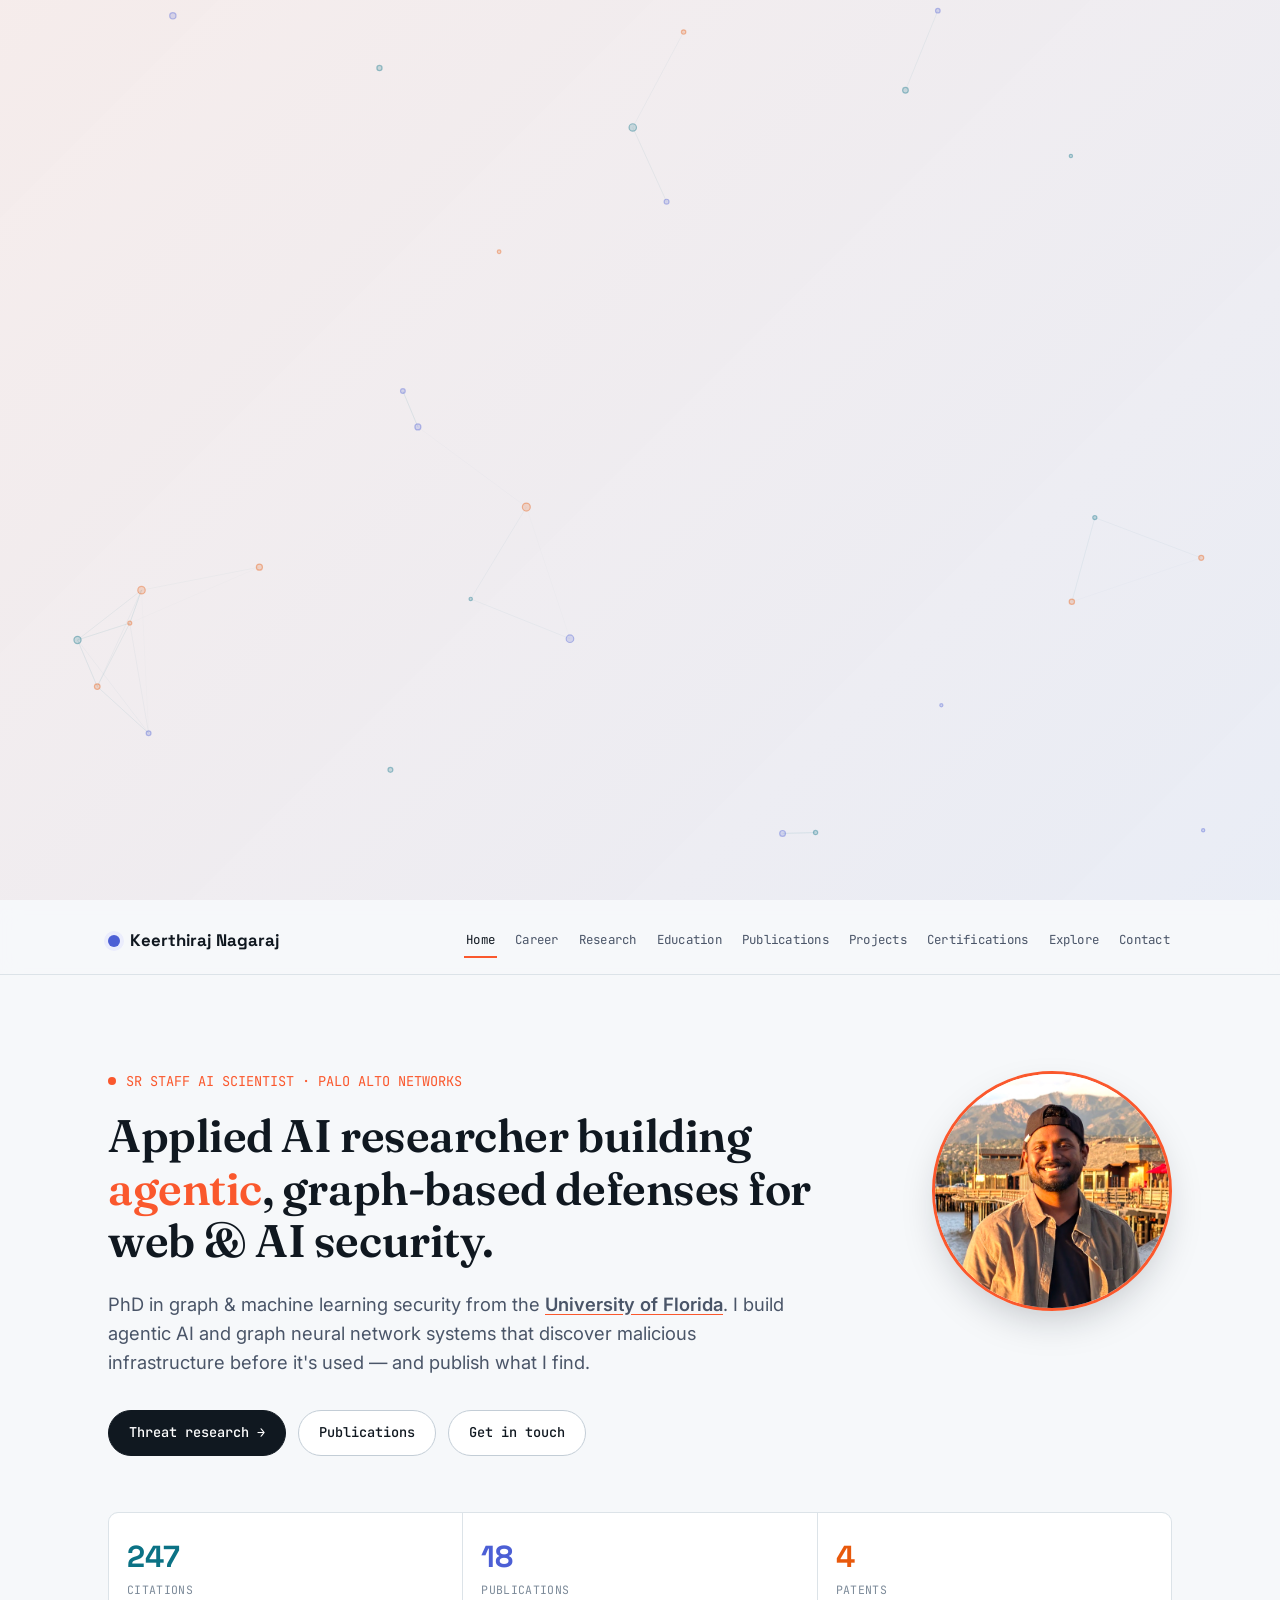
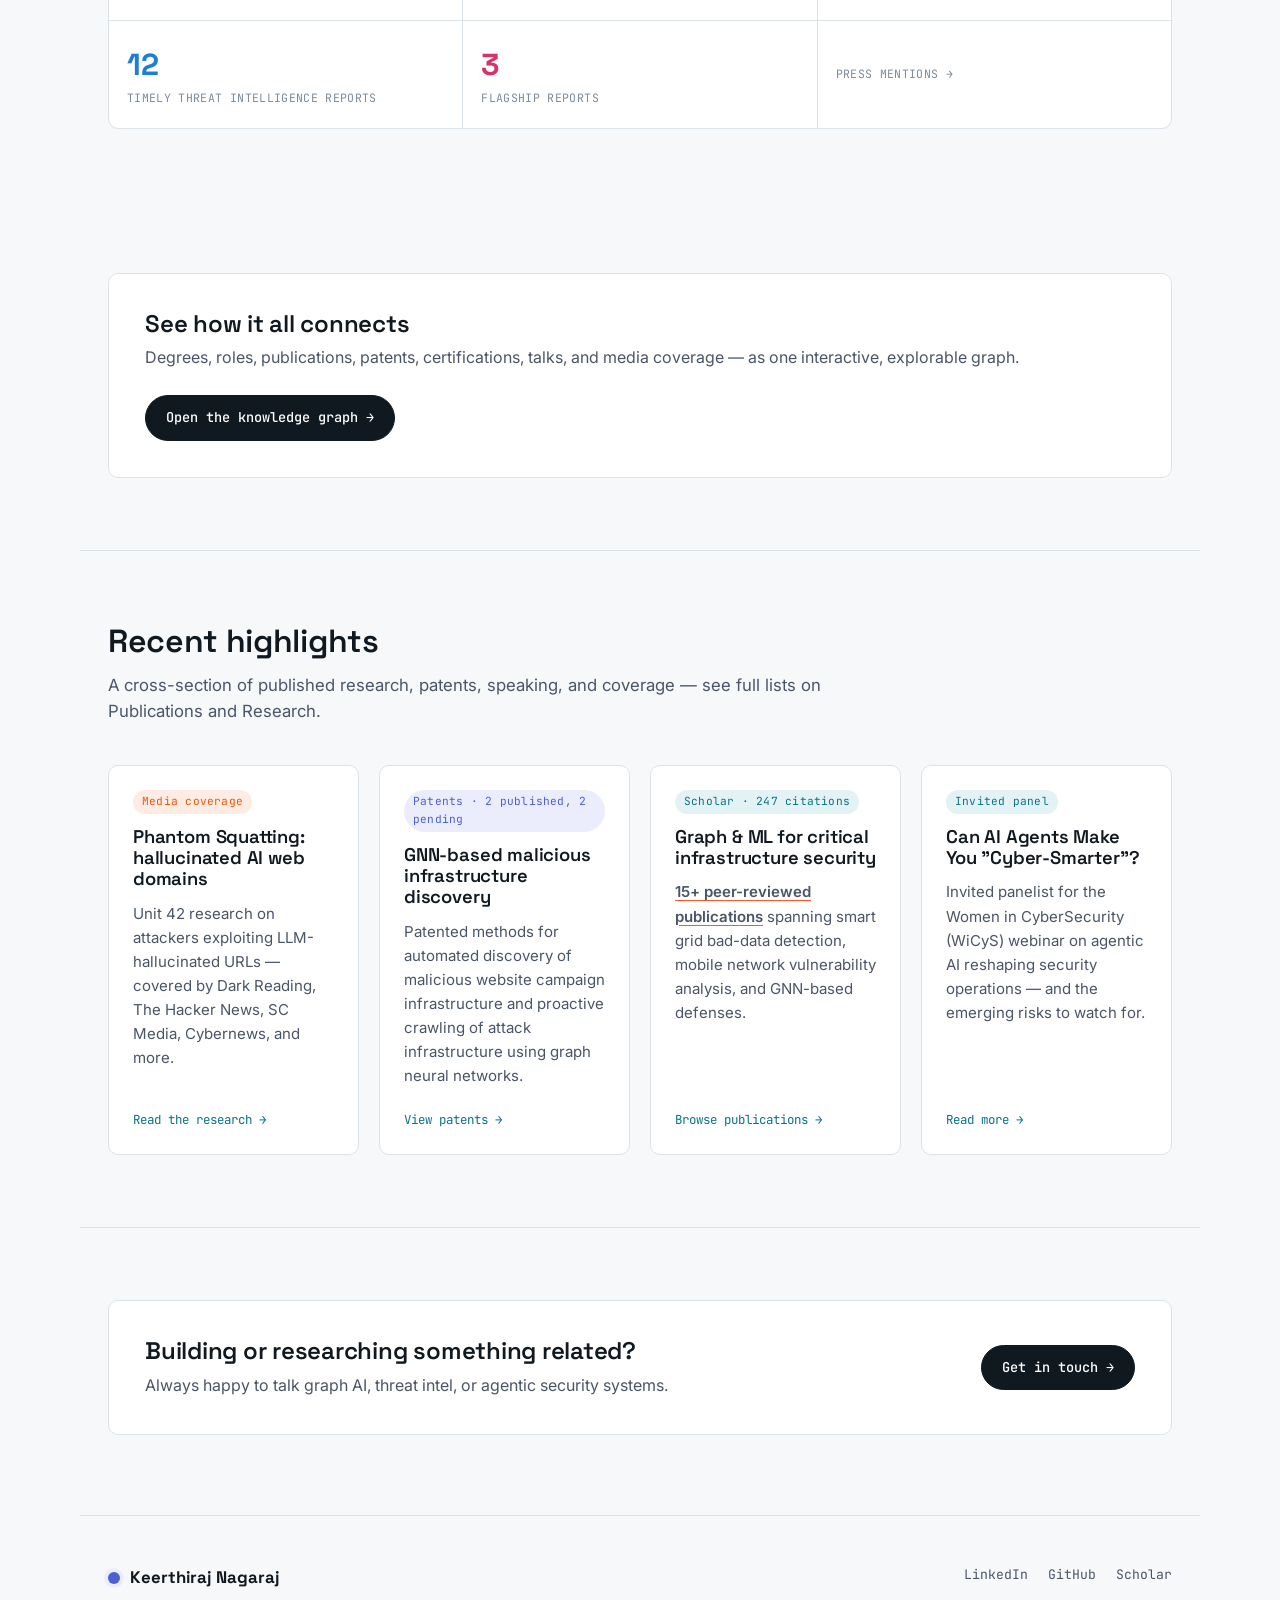
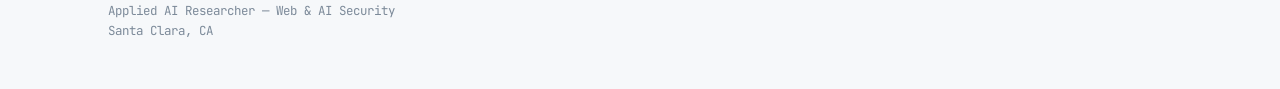
<file: index.html>
<!DOCTYPE html>
<html lang="en">
<head>
<meta charset="UTF-8">
<meta name="viewport" content="width=device-width, initial-scale=1.0">
<title>Keerthiraj Nagaraj — Applied AI Researcher, Web &amp; AI Security</title>
<meta name="description" content="Keerthiraj Nagaraj, PhD — Sr Staff AI Scientist at Palo Alto Networks. Graph AI, LLMs, and Agentic AI for web and AI security research.">
<meta property="og:title" content="Keerthiraj Nagaraj — Applied AI Researcher, Web &amp; AI Security">
<meta property="og:description" content="Sr Staff AI Scientist at Palo Alto Networks. Graph neural networks, LLMs, and agentic AI for threat detection. 247 citations · 4 patents · Unit 42 research.">
<meta property="og:type" content="website">
<meta property="og:url" content="https://keerthiraj-nagaraj.github.io/">
<link rel="preconnect" href="https://fonts.googleapis.com">
<link rel="preconnect" href="https://fonts.gstatic.com" crossorigin>
<link href="https://fonts.googleapis.com/css2?family=Fraunces:opsz,wght@9..144,500..700&family=Space+Grotesk:wght@500;600;700&family=Inter:wght@400;500;600&family=JetBrains+Mono:wght@400;500&display=swap" rel="stylesheet">
<link rel="stylesheet" href="css/style.css?v=9">
</head>
<body class="page-home">

<header class="site-header">
  <nav class="nav">
    <a href="index.html" class="nav-brand"><span class="nav-node"></span> Keerthiraj Nagaraj</a>
    <button class="nav-toggle" aria-label="Toggle navigation">
      <svg viewBox="0 0 24 24" fill="none" stroke-width="2" stroke-linecap="round"><path d="M3 6h18M3 12h18M3 18h18"/></svg>
    </button>
    <div class="nav-links">
      <a href="index.html" class="active">Home</a>
      <a href="career.html">Career</a>
      <a href="research.html">Research</a>
      <a href="education.html">Education</a>
      <a href="publications.html">Publications</a>
      <a href="projects.html">Projects</a>
      <a href="certifications.html">Certifications</a>
      <a href="explore.html">Explore</a>
      <a href="contact.html">Contact</a>
    </div>
  </nav>
</header>

<main>
  <!-- ============ HERO ============ -->
  <section class="hero">
    <canvas id="hero-canvas"></canvas>
    <div class="hero-inner wrap">
      <div class="hero-top">
        <div class="hero-copy">
          <a href="career.html" class="hero-eyebrow"><span class="pulse"></span> SR STAFF AI SCIENTIST · PALO ALTO NETWORKS</a>
          <h1>Applied AI researcher building <span class="accent">agentic</span>, graph-based defenses for web &amp; AI security.</h1>
          <p class="hero-sub">PhD in graph &amp; machine learning security from the <span class="hl">University of Florida</span>. I build agentic AI and graph neural network systems that discover malicious infrastructure before it's used — and publish what I find.</p>
          <div class="hero-actions">
            <a href="research.html" class="btn btn-primary">Threat research →</a>
            <a href="publications.html" class="btn">Publications</a>
            <a href="contact.html" class="btn">Get in touch</a>
          </div>
        </div>
        <div class="hero-photo">
          <img src="img/keerthiraj-hero.jpg" alt="Keerthiraj Nagaraj" width="700" height="607" loading="eager">
        </div>
      </div>

      <div class="stat-row">
        <a class="stat stat-citations" href="https://scholar.google.com/citations?hl=en&user=zA0x51YAAAAJ" target="_blank" rel="noopener"><span class="num">247</span><span class="lbl">Citations</span></a>
        <a class="stat stat-pubs" href="publications.html"><span class="num">18</span><span class="lbl">Publications</span></a>
        <a class="stat stat-patents" href="publications.html#patents"><span class="num">4</span><span class="lbl">Patents</span></a>
        <a class="stat stat-tti" href="research.html#timely-threat-intel"><span class="num">12</span><span class="lbl">Timely Threat Intelligence Reports</span></a>
        <a class="stat stat-reports" href="research.html#flagship-research"><span class="num">3</span><span class="lbl">Flagship Reports</span></a>
        <a class="stat stat-media" href="research.html#press"><span class="lbl">Press mentions →</span></a>
      </div>
    </div>
  </section>

  <!-- ============ EXPLORE TEASER ============ -->
  <section class="section wrap fade-in">
    <div class="card" style="display:flex; align-items:center; justify-content:space-between; gap:24px; flex-wrap:wrap; padding:36px;">
      <div>
        <h2 style="font-size:1.5rem; margin-bottom:8px;">See how it all connects</h2>
        <p class="muted">Degrees, roles, publications, patents, certifications, talks, and media coverage — as one interactive, explorable graph.</p>
      </div>
      <a href="explore.html" class="btn btn-primary">Open the knowledge graph →</a>
    </div>
  </section>

  <!-- ============ HIGHLIGHTS ============ -->
  <section class="section wrap fade-in">
    <div class="section-head">
      <h2>Recent highlights</h2>
      <p>A cross-section of published research, patents, speaking, and coverage — see full lists on Publications and Research.</p>
    </div>

    <div class="grid-4">
      <div class="card feature-card">
        <div class="card-top">
          <span class="tag amber">Media coverage</span>
        </div>
        <h3>Phantom Squatting: hallucinated AI web domains</h3>
        <p>Unit 42 research on attackers exploiting LLM-hallucinated URLs — covered by Dark Reading, The Hacker News, SC Media, Cybernews, and more.</p>
        <div class="card-footer">
          <a href="research.html#phantom-squatting">Read the research →</a>
        </div>
      </div>

      <div class="card feature-card">
        <div class="card-top">
          <span class="tag violet">Patents · 2 published, 2 pending</span>
        </div>
        <h3>GNN-based malicious infrastructure discovery</h3>
        <p>Patented methods for automated discovery of malicious website campaign infrastructure and proactive crawling of attack infrastructure using graph neural networks.</p>
        <div class="card-footer">
          <a href="publications.html#patents">View patents →</a>
        </div>
      </div>

      <div class="card feature-card">
        <div class="card-top">
          <span class="tag">Scholar · 247 citations</span>
        </div>
        <h3>Graph &amp; ML for critical infrastructure security</h3>
        <p><span class="hl">15+ peer-reviewed publications</span> spanning smart grid bad-data detection, mobile network vulnerability analysis, and GNN-based defenses.</p>
        <div class="card-footer">
          <a href="publications.html">Browse publications →</a>
        </div>
      </div>

      <div class="card feature-card">
        <div class="card-top">
          <span class="tag">Invited panel</span>
        </div>
        <h3>Can AI Agents Make You "Cyber-Smarter"?</h3>
        <p>Invited panelist for the Women in CyberSecurity (WiCyS) webinar on agentic AI reshaping security operations — and the emerging risks to watch for.</p>
        <div class="card-footer">
          <a href="research.html#wicys-panel">Read more →</a>
        </div>
      </div>
    </div>
  </section>

  <!-- ============ CTA ============ -->
  <section class="section wrap fade-in" style="border-bottom:none; padding-bottom:40px;">
    <div class="card" style="display:flex; align-items:center; justify-content:space-between; gap:24px; flex-wrap:wrap; padding:36px;">
      <div>
        <h2 style="font-size:1.5rem; margin-bottom:8px;">Building or researching something related?</h2>
        <p class="muted">Always happy to talk graph AI, threat intel, or agentic security systems.</p>
      </div>
      <a href="contact.html" class="btn btn-primary">Get in touch →</a>
    </div>
  </section>
</main>

<footer class="site-footer wrap">
  <div class="footer-grid">
    <div>
      <div class="nav-brand" style="margin-bottom:10px;"><span class="nav-node"></span> Keerthiraj Nagaraj</div>
      <p class="footer-note">Applied AI Researcher — Web &amp; AI Security<br>Santa Clara, CA</p>
    </div>
    <div class="footer-links">
      <a href="https://www.linkedin.com/in/keerthirajnagaraj" target="_blank" rel="noopener">LinkedIn</a>
      <a href="https://github.com/Keerthiraj-Nagaraj" target="_blank" rel="noopener">GitHub</a>
      <a href="https://scholar.google.com/citations?hl=en&user=zA0x51YAAAAJ" target="_blank" rel="noopener">Scholar</a>
    </div>
  </div>
</footer>

<script src="js/main.js?v=5"></script>
</body>
</html>
</file>
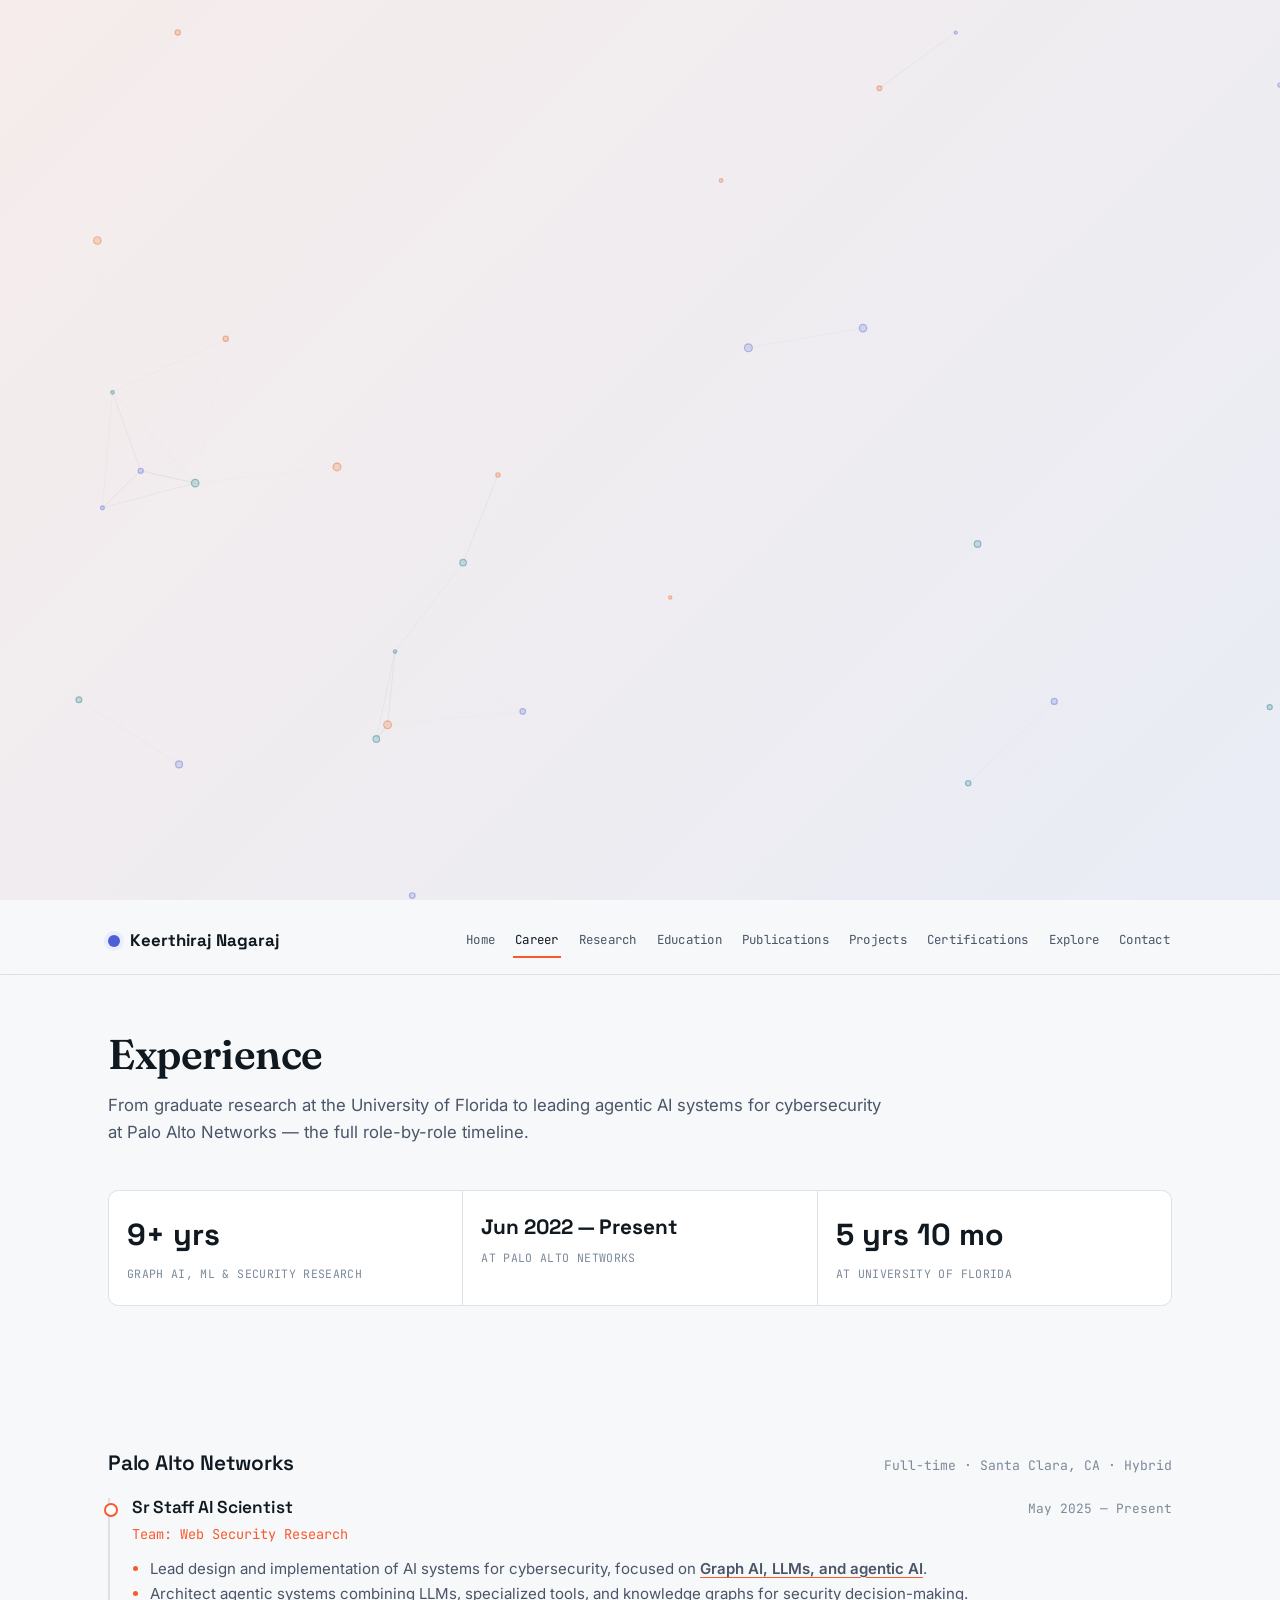
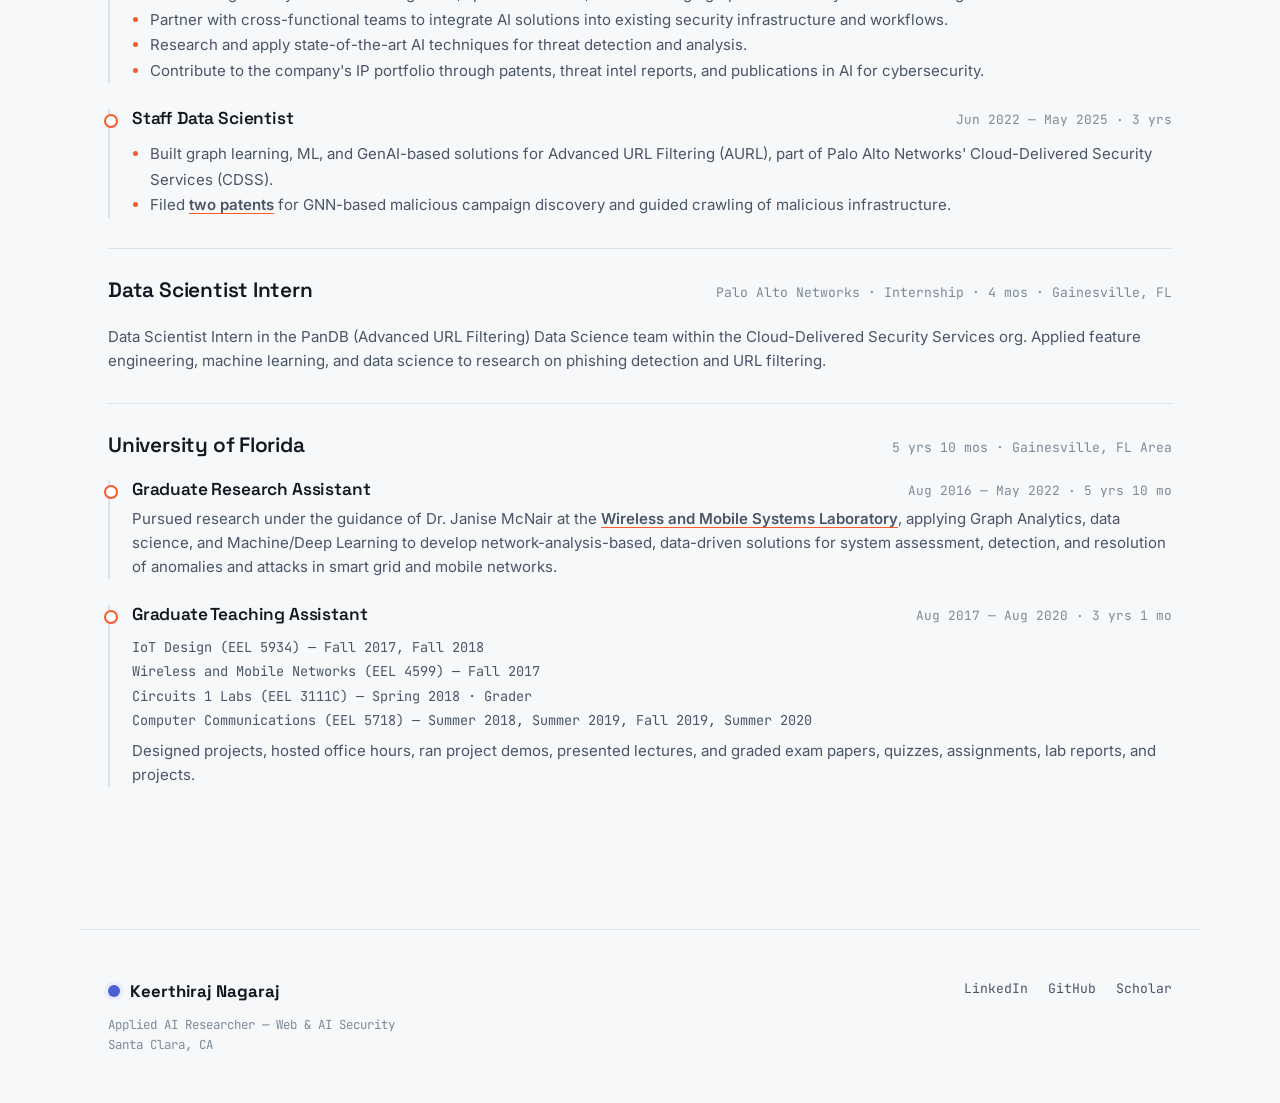
<file: career.html>
<!DOCTYPE html>
<html lang="en">
<head>
<meta charset="UTF-8">
<meta name="viewport" content="width=device-width, initial-scale=1.0">
<title>Career — Keerthiraj Nagaraj</title>
<meta name="description" content="Career timeline for Keerthiraj Nagaraj — Sr Staff AI Scientist at Palo Alto Networks, with prior roles as Staff Data Scientist, Data Scientist Intern, and Graduate Research/Teaching Assistant at the University of Florida.">
<link rel="preconnect" href="https://fonts.googleapis.com">
<link rel="preconnect" href="https://fonts.gstatic.com" crossorigin>
<link href="https://fonts.googleapis.com/css2?family=Fraunces:opsz,wght@9..144,500..700&family=Space+Grotesk:wght@500;600;700&family=Inter:wght@400;500;600&family=JetBrains+Mono:wght@400;500&display=swap" rel="stylesheet">
<link rel="stylesheet" href="css/style.css?v=9">
</head>
<body class="page-career">

<header class="site-header">
  <nav class="nav">
    <a href="index.html" class="nav-brand"><span class="nav-node"></span> Keerthiraj Nagaraj</a>
    <button class="nav-toggle" aria-label="Toggle navigation">
      <svg viewBox="0 0 24 24" fill="none" stroke-width="2" stroke-linecap="round"><path d="M3 6h18M3 12h18M3 18h18"/></svg>
    </button>
    <div class="nav-links">
      <a href="index.html">Home</a>
      <a href="career.html" class="active">Career</a>
      <a href="research.html">Research</a>
      <a href="education.html">Education</a>
      <a href="publications.html">Publications</a>
      <a href="projects.html">Projects</a>
      <a href="certifications.html">Certifications</a>
      <a href="explore.html">Explore</a>
      <a href="contact.html">Contact</a>
    </div>
  </nav>
</header>

<main>
  <section class="page-hero wrap">
    <h1>Experience</h1>
    <p>From graduate research at the University of Florida to leading agentic AI systems for cybersecurity at Palo Alto Networks — the full role-by-role timeline.</p>
  </section>

  <section class="wrap fade-in career-stats" style="padding-top:36px;">
    <div class="scholar-bar">
      <div class="stat"><span class="num">9+ yrs</span><span class="lbl">Graph AI, ML &amp; security research</span></div>
      <div class="stat"><span class="num num-date">Jun 2022 — Present</span><span class="lbl">At Palo Alto Networks</span></div>
      <div class="stat"><span class="num">5 yrs 10 mo</span><span class="lbl">At University of Florida</span></div>
    </div>
  </section>

  <section class="section wrap fade-in" style="border-bottom:none;">

    <div class="career-org">
      <div class="career-org-head">
        <h3>Palo Alto Networks</h3>
        <div class="career-org-meta">Full-time · Santa Clara, CA · Hybrid</div>
      </div>

      <div class="career-role">
        <div class="career-role-top">
          <h4>Sr Staff AI Scientist</h4>
          <div class="cr-dates mono">May 2025 — Present</div>
        </div>
        <div class="cr-team">Team: Web Security Research</div>
        <ul>
          <li>Lead design and implementation of AI systems for cybersecurity, focused on <span class="hl">Graph AI, LLMs, and agentic AI</span>.</li>
          <li>Architect agentic systems combining LLMs, specialized tools, and knowledge graphs for security decision-making.</li>
          <li>Partner with cross-functional teams to integrate AI solutions into existing security infrastructure and workflows.</li>
          <li>Research and apply state-of-the-art AI techniques for threat detection and analysis.</li>
          <li>Contribute to the company's IP portfolio through patents, threat intel reports, and publications in AI for cybersecurity.</li>
        </ul>
      </div>

      <div class="career-role">
        <div class="career-role-top">
          <h4>Staff Data Scientist</h4>
          <div class="cr-dates mono">Jun 2022 — May 2025 · 3 yrs</div>
        </div>
        <ul>
          <li>Built graph learning, ML, and GenAI-based solutions for Advanced URL Filtering (AURL), part of Palo Alto Networks' Cloud-Delivered Security Services (CDSS).</li>
          <li>Filed <span class="hl">two patents</span> for GNN-based malicious campaign discovery and guided crawling of malicious infrastructure.</li>
        </ul>
      </div>
    </div>

    <div class="career-org">
      <div class="career-org-head">
        <h3>Data Scientist Intern</h3>
        <div class="career-org-meta">Palo Alto Networks · Internship · 4 mos · Gainesville, FL</div>
      </div>
      <p class="muted" style="font-size:0.94rem;">Data Scientist Intern in the PanDB (Advanced URL Filtering) Data Science team within the Cloud-Delivered Security Services org. Applied feature engineering, machine learning, and data science to research on phishing detection and URL filtering.</p>
    </div>

    <div class="career-org">
      <div class="career-org-head">
        <h3>University of Florida</h3>
        <div class="career-org-meta">5 yrs 10 mos · Gainesville, FL Area</div>
      </div>

      <div class="career-role">
        <div class="career-role-top">
          <h4>Graduate Research Assistant</h4>
          <div class="cr-dates mono">Aug 2016 — May 2022 · 5 yrs 10 mo</div>
        </div>
        <p>Pursued research under the guidance of Dr. Janise McNair at the <span class="hl">Wireless and Mobile Systems Laboratory</span>, applying Graph Analytics, data science, and Machine/Deep Learning to develop network-analysis-based, data-driven solutions for system assessment, detection, and resolution of anomalies and attacks in smart grid and mobile networks.</p>
      </div>

      <div class="career-role">
        <div class="career-role-top">
          <h4>Graduate Teaching Assistant</h4>
          <div class="cr-dates mono">Aug 2017 — Aug 2020 · 3 yrs 1 mo</div>
        </div>
        <div class="cr-courses">
          IoT Design (EEL 5934) — Fall 2017, Fall 2018<br>
          Wireless and Mobile Networks (EEL 4599) — Fall 2017<br>
          Circuits 1 Labs (EEL 3111C) — Spring 2018 · Grader<br>
          Computer Communications (EEL 5718) — Summer 2018, Summer 2019, Fall 2019, Summer 2020
        </div>
        <p>Designed projects, hosted office hours, ran project demos, presented lectures, and graded exam papers, quizzes, assignments, lab reports, and projects.</p>
      </div>
    </div>

  </section>
</main>

<footer class="site-footer wrap">
  <div class="footer-grid">
    <div>
      <div class="nav-brand" style="margin-bottom:10px;"><span class="nav-node"></span> Keerthiraj Nagaraj</div>
      <p class="footer-note">Applied AI Researcher — Web &amp; AI Security<br>Santa Clara, CA</p>
    </div>
    <div class="footer-links">
      <a href="https://www.linkedin.com/in/keerthirajnagaraj" target="_blank" rel="noopener">LinkedIn</a>
      <a href="https://github.com/Keerthiraj-Nagaraj" target="_blank" rel="noopener">GitHub</a>
      <a href="https://scholar.google.com/citations?hl=en&user=zA0x51YAAAAJ" target="_blank" rel="noopener">Scholar</a>
    </div>
  </div>
</footer>

<script src="js/main.js?v=5"></script>
</body>
</html>
</file>
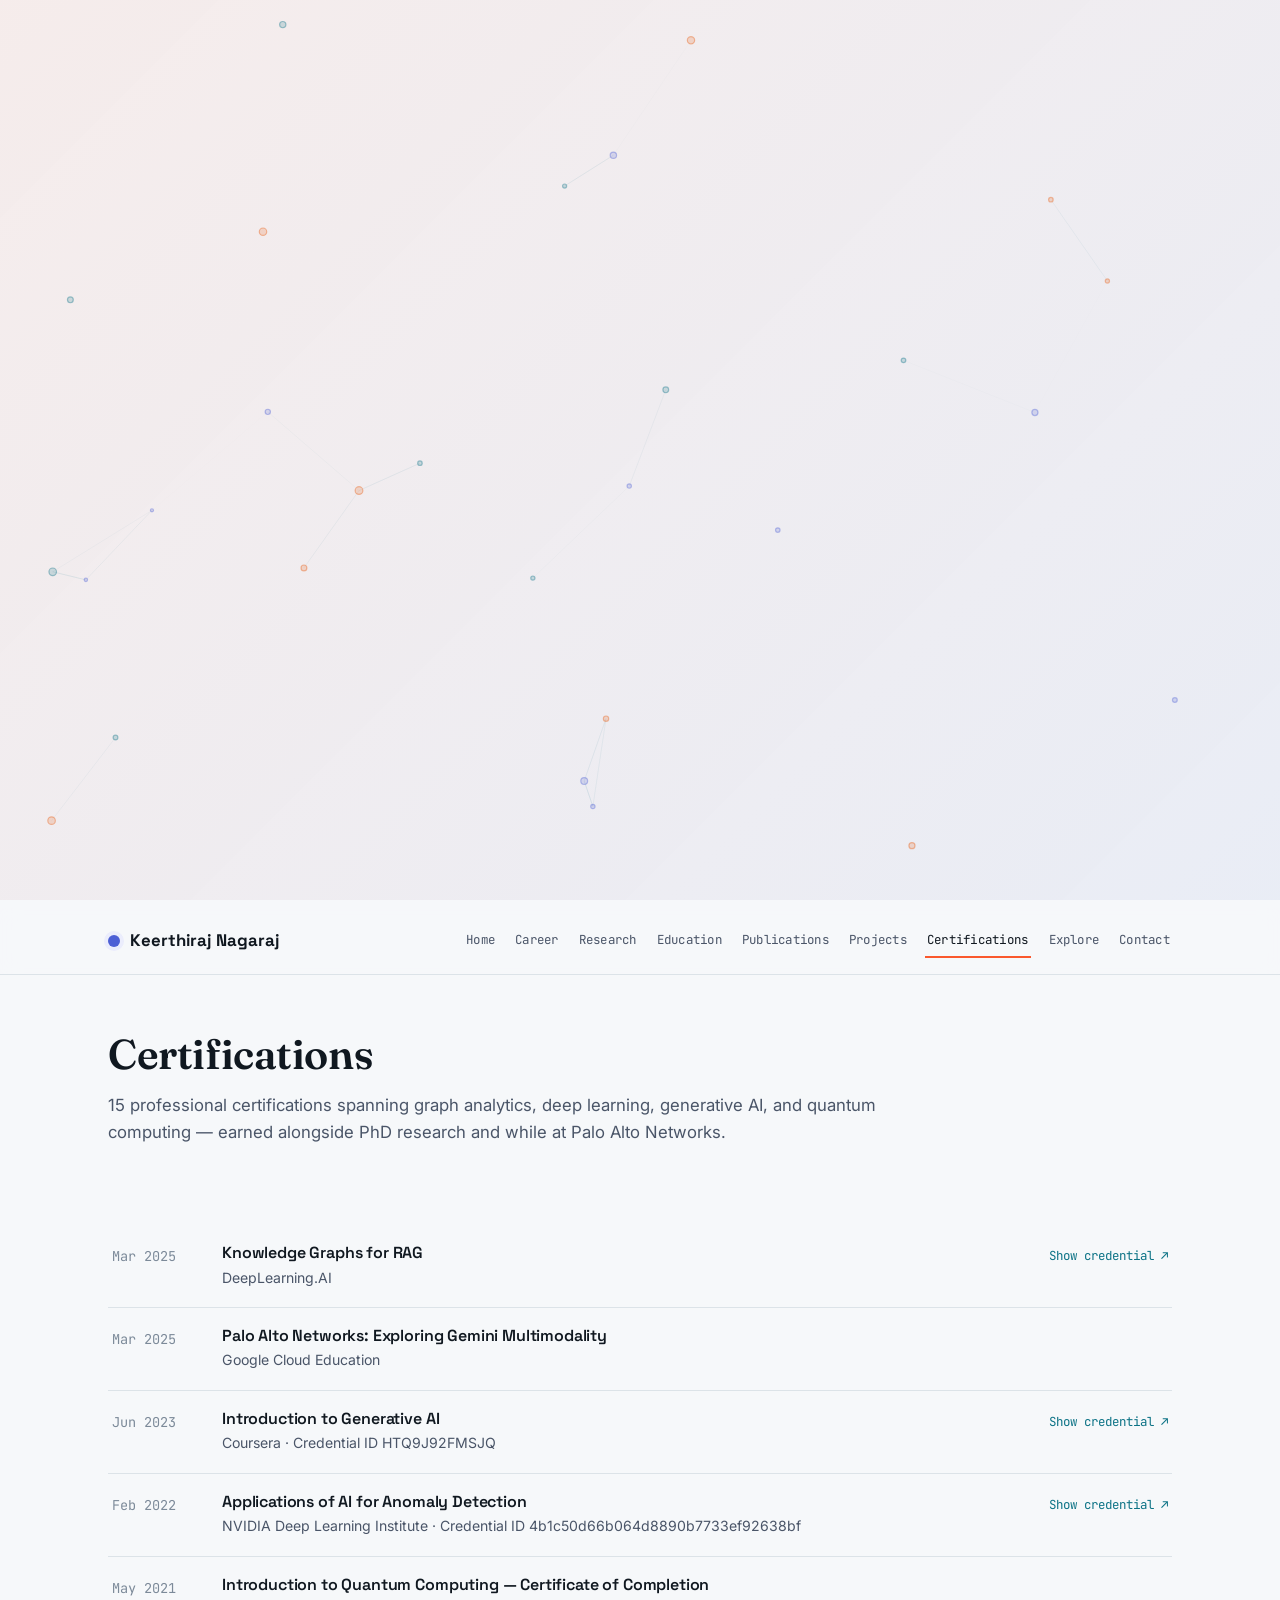
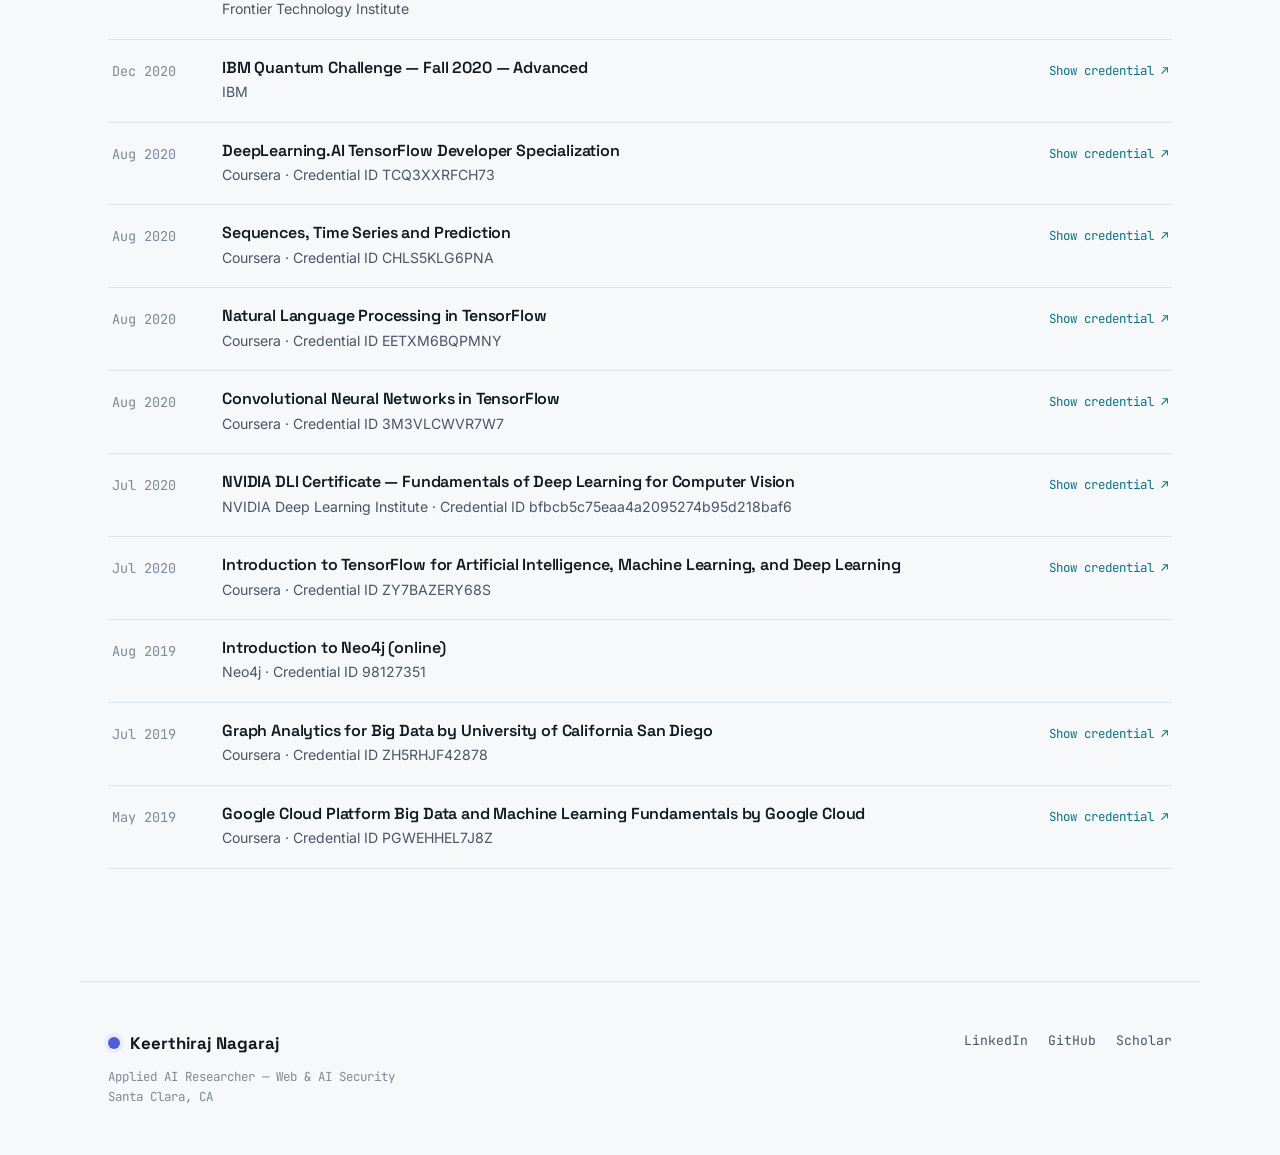
<file: certifications.html>
<!DOCTYPE html>
<html lang="en">
<head>
<meta charset="UTF-8">
<meta name="viewport" content="width=device-width, initial-scale=1.0">
<title>Certifications — Keerthiraj Nagaraj</title>
<meta name="description" content="Professional certifications in graph analytics, machine learning, generative AI, and quantum computing by Keerthiraj Nagaraj.">
<link rel="preconnect" href="https://fonts.googleapis.com">
<link rel="preconnect" href="https://fonts.gstatic.com" crossorigin>
<link href="https://fonts.googleapis.com/css2?family=Fraunces:opsz,wght@9..144,500..700&family=Space+Grotesk:wght@500;600;700&family=Inter:wght@400;500;600&family=JetBrains+Mono:wght@400;500&display=swap" rel="stylesheet">
<link rel="stylesheet" href="css/style.css?v=9">
</head>
<body class="page-certifications">

<header class="site-header">
  <nav class="nav">
    <a href="index.html" class="nav-brand"><span class="nav-node"></span> Keerthiraj Nagaraj</a>
    <button class="nav-toggle" aria-label="Toggle navigation">
      <svg viewBox="0 0 24 24" fill="none" stroke-width="2" stroke-linecap="round"><path d="M3 6h18M3 12h18M3 18h18"/></svg>
    </button>
    <div class="nav-links">
      <a href="index.html">Home</a>
      <a href="career.html">Career</a>
      <a href="research.html">Research</a>
      <a href="education.html">Education</a>
      <a href="publications.html">Publications</a>
      <a href="projects.html">Projects</a>
      <a href="certifications.html" class="active">Certifications</a>
      <a href="explore.html">Explore</a>
      <a href="contact.html">Contact</a>
    </div>
  </nav>
</header>

<main>
  <section class="page-hero wrap">
    <h1>Certifications</h1>
    <p>15 professional certifications spanning graph analytics, deep learning, generative AI, and quantum computing — earned alongside PhD research and while at Palo Alto Networks.</p>
  </section>

  <section class="section wrap fade-in" style="border-bottom:none;">
    <div class="cert-list">

      <div class="cert-item">
        <div class="cert-date mono">Mar 2025</div>
        <div class="cert-body">
          <h4>Knowledge Graphs for RAG</h4>
          <div class="cert-issuer">DeepLearning.AI</div>
        </div>
        <div class="cert-link"><a href="https://learn.deeplearning.ai/accomplishments/e61b5b97-2042-4fd2-bfc6-5eed274d8efc?usp=sharing" target="_blank" rel="noopener">Show credential ↗</a></div>
      </div>

      <div class="cert-item">
        <div class="cert-date mono">Mar 2025</div>
        <div class="cert-body">
          <h4>Palo Alto Networks: Exploring Gemini Multimodality</h4>
          <div class="cert-issuer">Google Cloud Education</div>
        </div>
        <div class="cert-link"></div>
      </div>

      <div class="cert-item">
        <div class="cert-date mono">Jun 2023</div>
        <div class="cert-body">
          <h4>Introduction to Generative AI</h4>
          <div class="cert-issuer">Coursera · Credential ID HTQ9J92FMSJQ</div>
        </div>
        <div class="cert-link"><a href="https://www.coursera.org/account/accomplishments/certificate/HTQ9J92FMSJQ" target="_blank" rel="noopener">Show credential ↗</a></div>
      </div>

      <div class="cert-item">
        <div class="cert-date mono">Feb 2022</div>
        <div class="cert-body">
          <h4>Applications of AI for Anomaly Detection</h4>
          <div class="cert-issuer">NVIDIA Deep Learning Institute · Credential ID 4b1c50d66b064d8890b7733ef92638bf</div>
        </div>
        <div class="cert-link"><a href="https://courses.nvidia.com/certificates/4b1c50d66b064d8890b7733ef92638bf" target="_blank" rel="noopener">Show credential ↗</a></div>
      </div>

      <div class="cert-item">
        <div class="cert-date mono">May 2021</div>
        <div class="cert-body">
          <h4>Introduction to Quantum Computing — Certificate of Completion</h4>
          <div class="cert-issuer">Frontier Technology Institute</div>
        </div>
        <div class="cert-link"></div>
      </div>

      <div class="cert-item">
        <div class="cert-date mono">Dec 2020</div>
        <div class="cert-body">
          <h4>IBM Quantum Challenge — Fall 2020 — Advanced</h4>
          <div class="cert-issuer">IBM</div>
        </div>
        <div class="cert-link"><a href="https://www.youracclaim.com/badges/22143216-fa57-42b7-935f-06fff4fc5ff0" target="_blank" rel="noopener">Show credential ↗</a></div>
      </div>

      <div class="cert-item">
        <div class="cert-date mono">Aug 2020</div>
        <div class="cert-body">
          <h4>DeepLearning.AI TensorFlow Developer Specialization</h4>
          <div class="cert-issuer">Coursera · Credential ID TCQ3XXRFCH73</div>
        </div>
        <div class="cert-link"><a href="https://www.coursera.org/account/accomplishments/specialization/certificate/TCQ3XXRFCH73" target="_blank" rel="noopener">Show credential ↗</a></div>
      </div>

      <div class="cert-item">
        <div class="cert-date mono">Aug 2020</div>
        <div class="cert-body">
          <h4>Sequences, Time Series and Prediction</h4>
          <div class="cert-issuer">Coursera · Credential ID CHLS5KLG6PNA</div>
        </div>
        <div class="cert-link"><a href="https://www.coursera.org/account/accomplishments/certificate/CHLS5KLG6PNA" target="_blank" rel="noopener">Show credential ↗</a></div>
      </div>

      <div class="cert-item">
        <div class="cert-date mono">Aug 2020</div>
        <div class="cert-body">
          <h4>Natural Language Processing in TensorFlow</h4>
          <div class="cert-issuer">Coursera · Credential ID EETXM6BQPMNY</div>
        </div>
        <div class="cert-link"><a href="https://www.coursera.org/account/accomplishments/certificate/EETXM6BQPMNY" target="_blank" rel="noopener">Show credential ↗</a></div>
      </div>

      <div class="cert-item">
        <div class="cert-date mono">Aug 2020</div>
        <div class="cert-body">
          <h4>Convolutional Neural Networks in TensorFlow</h4>
          <div class="cert-issuer">Coursera · Credential ID 3M3VLCWVR7W7</div>
        </div>
        <div class="cert-link"><a href="https://www.coursera.org/account/accomplishments/certificate/3M3VLCWVR7W7" target="_blank" rel="noopener">Show credential ↗</a></div>
      </div>

      <div class="cert-item">
        <div class="cert-date mono">Jul 2020</div>
        <div class="cert-body">
          <h4>NVIDIA DLI Certificate — Fundamentals of Deep Learning for Computer Vision</h4>
          <div class="cert-issuer">NVIDIA Deep Learning Institute · Credential ID bfbcb5c75eaa4a2095274b95d218baf6</div>
        </div>
        <div class="cert-link"><a href="https://courses.nvidia.com/certificates/bfbcb5c75eaa4a2095274b95d218baf6" target="_blank" rel="noopener">Show credential ↗</a></div>
      </div>

      <div class="cert-item">
        <div class="cert-date mono">Jul 2020</div>
        <div class="cert-body">
          <h4>Introduction to TensorFlow for Artificial Intelligence, Machine Learning, and Deep Learning</h4>
          <div class="cert-issuer">Coursera · Credential ID ZY7BAZERY68S</div>
        </div>
        <div class="cert-link"><a href="https://www.coursera.org/account/accomplishments/certificate/ZY7BAZERY68S" target="_blank" rel="noopener">Show credential ↗</a></div>
      </div>

      <div class="cert-item">
        <div class="cert-date mono">Aug 2019</div>
        <div class="cert-body">
          <h4>Introduction to Neo4j (online)</h4>
          <div class="cert-issuer">Neo4j · Credential ID 98127351</div>
        </div>
        <div class="cert-link"></div>
      </div>

      <div class="cert-item">
        <div class="cert-date mono">Jul 2019</div>
        <div class="cert-body">
          <h4>Graph Analytics for Big Data by University of California San Diego</h4>
          <div class="cert-issuer">Coursera · Credential ID ZH5RHJF42878</div>
        </div>
        <div class="cert-link"><a href="https://www.coursera.org/account/accomplishments/verify/ZH5RHJF42878" target="_blank" rel="noopener">Show credential ↗</a></div>
      </div>

      <div class="cert-item">
        <div class="cert-date mono">May 2019</div>
        <div class="cert-body">
          <h4>Google Cloud Platform Big Data and Machine Learning Fundamentals by Google Cloud</h4>
          <div class="cert-issuer">Coursera · Credential ID PGWEHHEL7J8Z</div>
        </div>
        <div class="cert-link"><a href="https://www.coursera.org/account/accomplishments/certificate/PGWEHHEL7J8Z" target="_blank" rel="noopener">Show credential ↗</a></div>
      </div>

    </div>
  </section>
</main>

<footer class="site-footer wrap">
  <div class="footer-grid">
    <div>
      <div class="nav-brand" style="margin-bottom:10px;"><span class="nav-node"></span> Keerthiraj Nagaraj</div>
      <p class="footer-note">Applied AI Researcher — Web &amp; AI Security<br>Santa Clara, CA</p>
    </div>
    <div class="footer-links">
      <a href="https://www.linkedin.com/in/keerthirajnagaraj" target="_blank" rel="noopener">LinkedIn</a>
      <a href="https://github.com/Keerthiraj-Nagaraj" target="_blank" rel="noopener">GitHub</a>
      <a href="https://scholar.google.com/citations?hl=en&user=zA0x51YAAAAJ" target="_blank" rel="noopener">Scholar</a>
    </div>
  </div>
</footer>

<script src="js/main.js?v=5"></script>
</body>
</html>
</file>
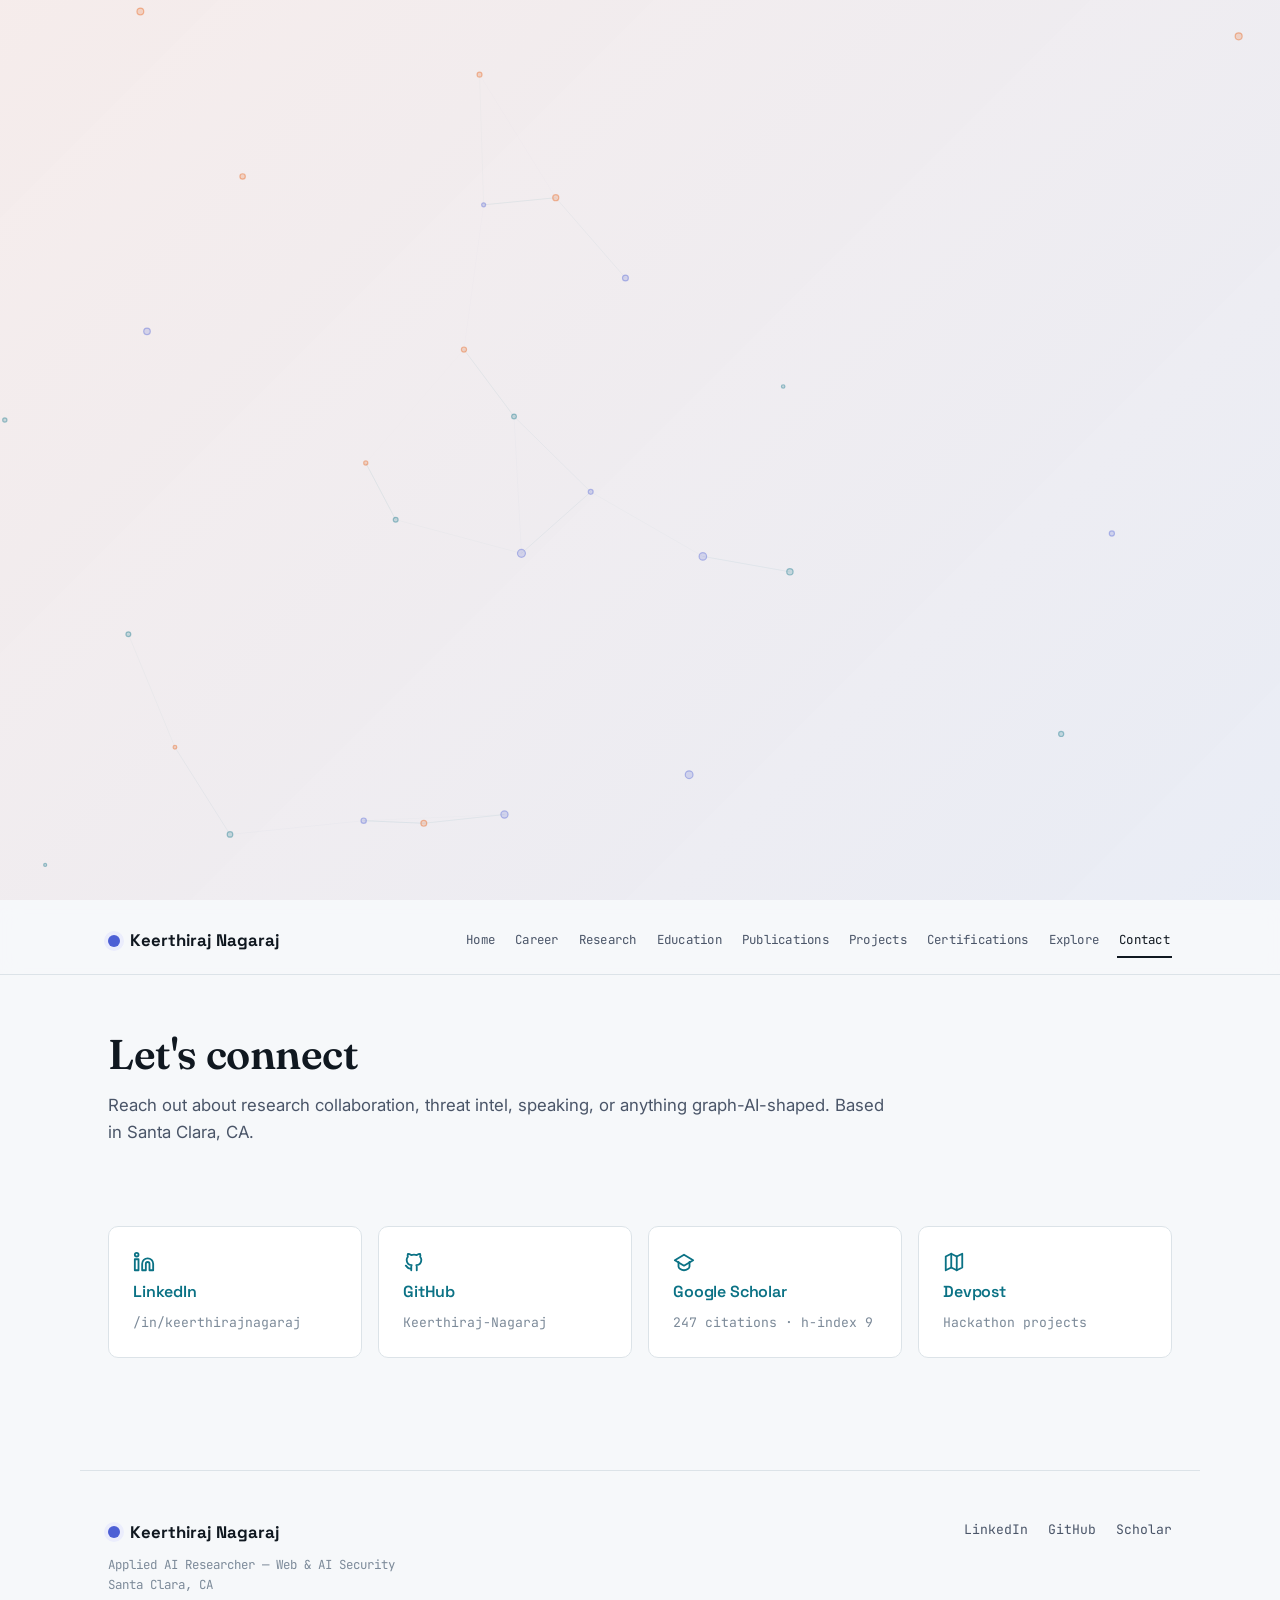
<file: contact.html>
<!DOCTYPE html>
<html lang="en">
<head>
<meta charset="UTF-8">
<meta name="viewport" content="width=device-width, initial-scale=1.0">
<title>Contact — Keerthiraj Nagaraj</title>
<meta name="description" content="Get in touch with Keerthiraj Nagaraj — LinkedIn, GitHub, and Google Scholar.">
<link rel="preconnect" href="https://fonts.googleapis.com">
<link rel="preconnect" href="https://fonts.gstatic.com" crossorigin>
<link href="https://fonts.googleapis.com/css2?family=Fraunces:opsz,wght@9..144,500..700&family=Space+Grotesk:wght@500;600;700&family=Inter:wght@400;500;600&family=JetBrains+Mono:wght@400;500&display=swap" rel="stylesheet">
<link rel="stylesheet" href="css/style.css?v=9">
</head>
<body class="page-contact">

<header class="site-header">
  <nav class="nav">
    <a href="index.html" class="nav-brand"><span class="nav-node"></span> Keerthiraj Nagaraj</a>
    <button class="nav-toggle" aria-label="Toggle navigation">
      <svg viewBox="0 0 24 24" fill="none" stroke-width="2" stroke-linecap="round"><path d="M3 6h18M3 12h18M3 18h18"/></svg>
    </button>
    <div class="nav-links">
      <a href="index.html">Home</a>
      <a href="career.html">Career</a>
      <a href="research.html">Research</a>
      <a href="education.html">Education</a>
      <a href="publications.html">Publications</a>
      <a href="projects.html">Projects</a>
      <a href="certifications.html">Certifications</a>
      <a href="explore.html">Explore</a>
      <a href="contact.html" class="active">Contact</a>
    </div>
  </nav>
</header>

<main>
  <section class="page-hero wrap">
    <h1>Let's connect</h1>
    <p>Reach out about research collaboration, threat intel, speaking, or anything graph-AI-shaped. Based in Santa Clara, CA.</p>
  </section>

  <section class="section wrap fade-in" style="border-bottom:none;">
    <div class="contact-grid">

      <a class="card contact-card" href="https://www.linkedin.com/in/keerthirajnagaraj" target="_blank" rel="noopener">
        <svg viewBox="0 0 24 24" fill="none" stroke-width="2" stroke-linecap="round" stroke-linejoin="round"><path d="M16 8a6 6 0 016 6v7h-4v-7a2 2 0 00-2-2 2 2 0 00-2 2v7h-4v-7a6 6 0 016-6z"/><rect x="2" y="9" width="4" height="12"/><circle cx="4" cy="4" r="2"/></svg>
        <h4>LinkedIn</h4>
        <span>/in/keerthirajnagaraj</span>
      </a>

      <a class="card contact-card" href="https://github.com/Keerthiraj-Nagaraj" target="_blank" rel="noopener">
        <svg viewBox="0 0 24 24" fill="none" stroke-width="2" stroke-linecap="round" stroke-linejoin="round"><path d="M9 19c-4.3 1.4-4.3-2.5-6-3m12 5v-3.5c0-1 .1-1.4-.5-2 2.8-.3 5.5-1.4 5.5-6a4.6 4.6 0 00-1.3-3.2 4.2 4.2 0 00-.1-3.2s-1.1-.3-3.5 1.3a12.3 12.3 0 00-6.2 0C6.5 2.8 5.4 3.1 5.4 3.1a4.2 4.2 0 00-.1 3.2A4.6 4.6 0 004 9.5c0 4.6 2.7 5.7 5.5 6-.6.6-.6 1.2-.5 2V21"/></svg>
        <h4>GitHub</h4>
        <span>Keerthiraj-Nagaraj</span>
      </a>

      <a class="card contact-card" href="https://scholar.google.com/citations?hl=en&user=zA0x51YAAAAJ" target="_blank" rel="noopener">
        <svg viewBox="0 0 24 24" fill="none" stroke-width="2" stroke-linecap="round" stroke-linejoin="round"><path d="M22 10L12 4 2 10l10 6 10-6z"/><path d="M6 12v5c0 2 3 4 6 4s6-2 6-4v-5"/></svg>
        <h4>Google Scholar</h4>
        <span>247 citations · h-index 9</span>
      </a>

      <a class="card contact-card" href="https://devpost.com/knagaraj" target="_blank" rel="noopener">
        <svg viewBox="0 0 24 24" fill="none" stroke-width="2" stroke-linecap="round" stroke-linejoin="round"><path d="M3 6l6-3 6 3 6-3v15l-6 3-6-3-6 3z"/><path d="M9 3v15M15 6v15"/></svg>
        <h4>Devpost</h4>
        <span>Hackathon projects</span>
      </a>

    </div>
  </section>
</main>

<footer class="site-footer wrap">
  <div class="footer-grid">
    <div>
      <div class="nav-brand" style="margin-bottom:10px;"><span class="nav-node"></span> Keerthiraj Nagaraj</div>
      <p class="footer-note">Applied AI Researcher — Web &amp; AI Security<br>Santa Clara, CA</p>
    </div>
    <div class="footer-links">
      <a href="https://www.linkedin.com/in/keerthirajnagaraj" target="_blank" rel="noopener">LinkedIn</a>
      <a href="https://github.com/Keerthiraj-Nagaraj" target="_blank" rel="noopener">GitHub</a>
      <a href="https://scholar.google.com/citations?hl=en&user=zA0x51YAAAAJ" target="_blank" rel="noopener">Scholar</a>
    </div>
  </div>
</footer>

<script src="js/main.js?v=5"></script>
</body>
</html>
</file>
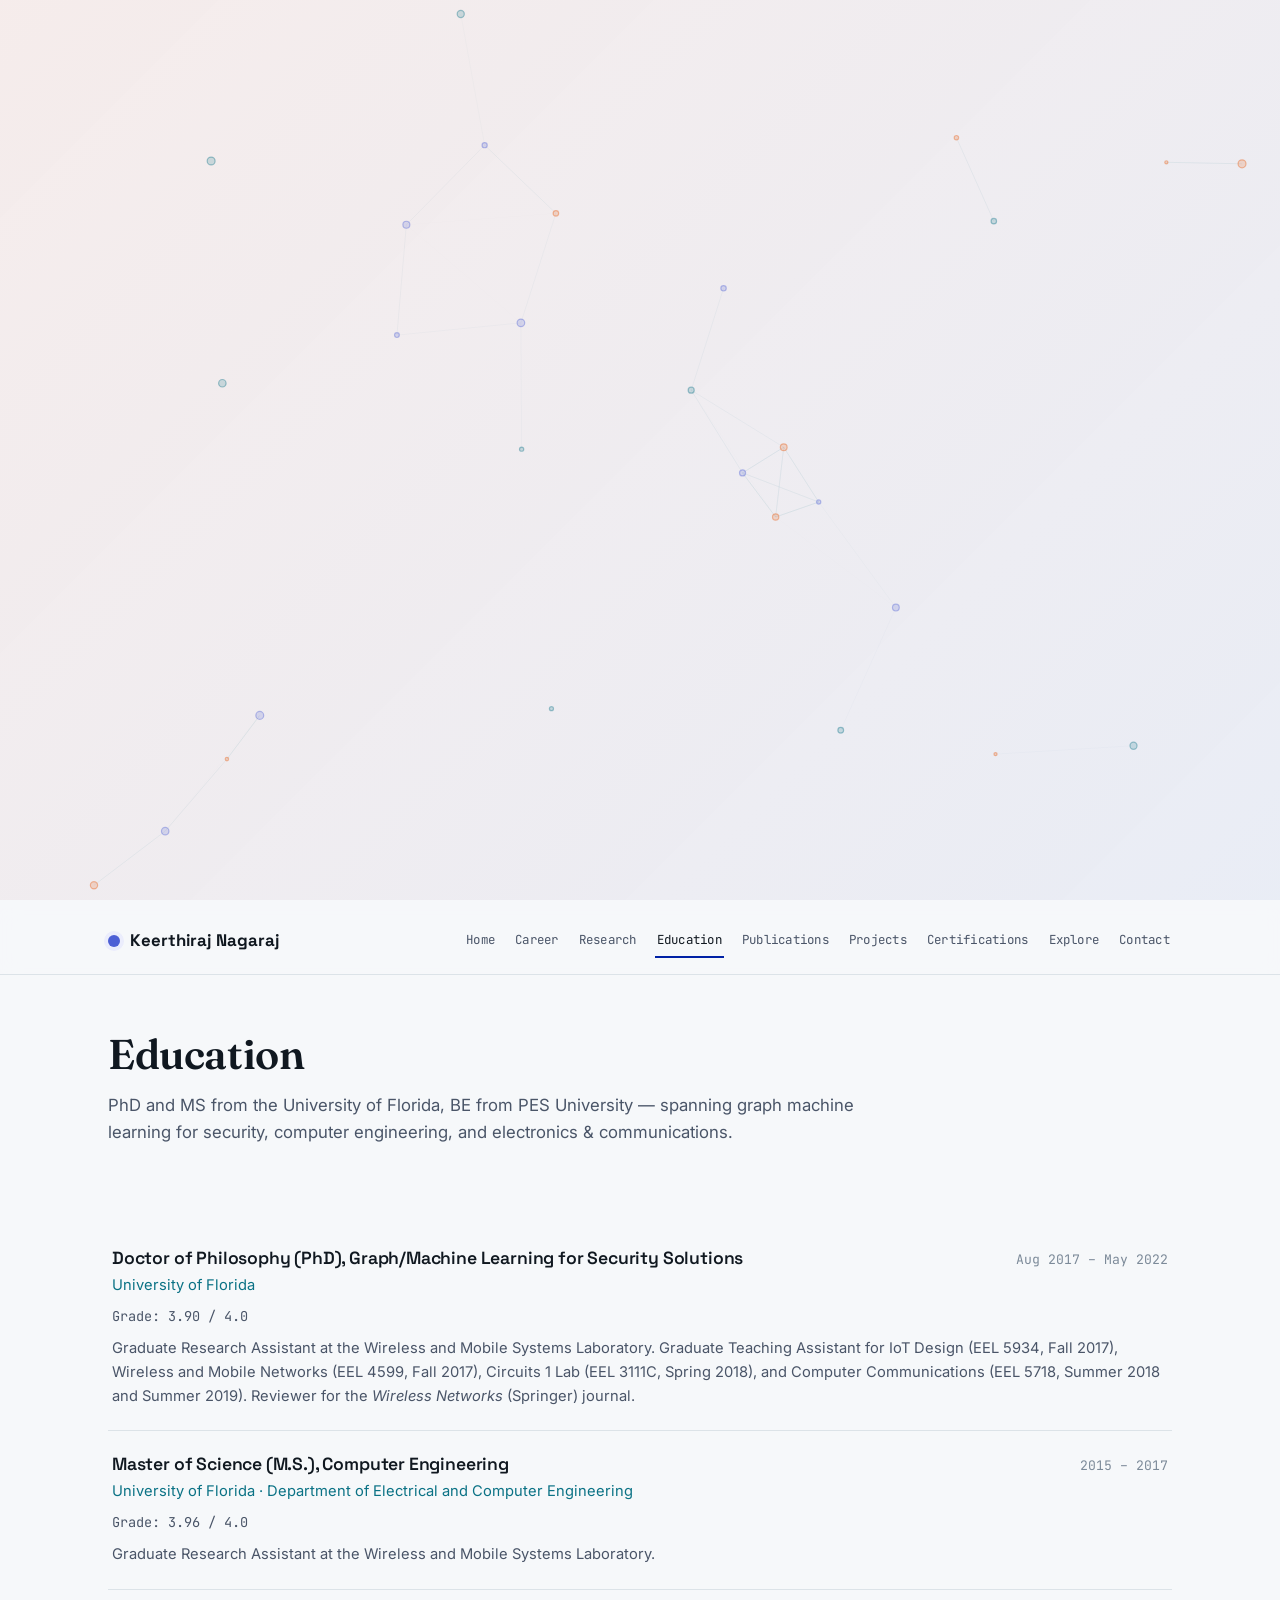
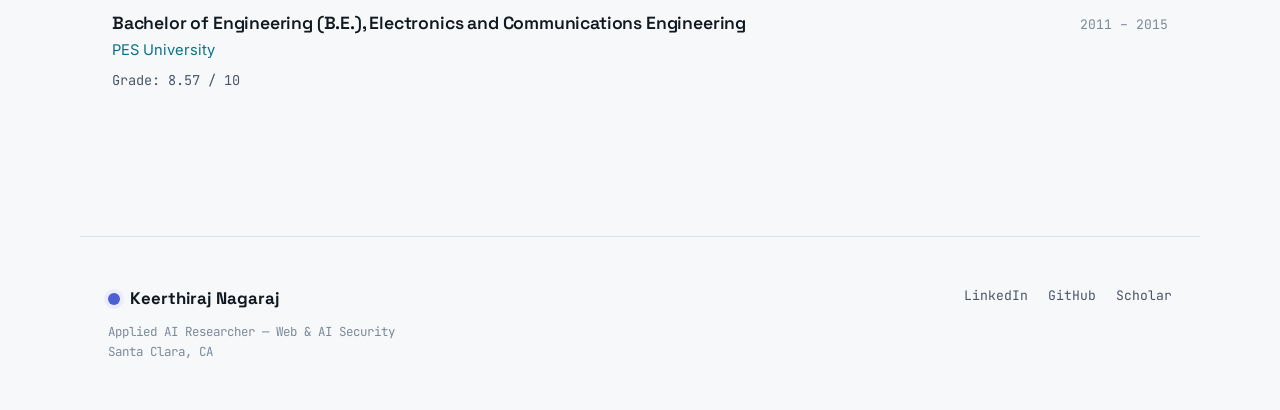
<file: education.html>
<!DOCTYPE html>
<html lang="en">
<head>
<meta charset="UTF-8">
<meta name="viewport" content="width=device-width, initial-scale=1.0">
<title>Education — Keerthiraj Nagaraj</title>
<meta name="description" content="Academic background of Keerthiraj Nagaraj — PhD and MS from the University of Florida, BE from PES University.">
<link rel="preconnect" href="https://fonts.googleapis.com">
<link rel="preconnect" href="https://fonts.gstatic.com" crossorigin>
<link href="https://fonts.googleapis.com/css2?family=Fraunces:opsz,wght@9..144,500..700&family=Space+Grotesk:wght@500;600;700&family=Inter:wght@400;500;600&family=JetBrains+Mono:wght@400;500&display=swap" rel="stylesheet">
<link rel="stylesheet" href="css/style.css?v=9">
</head>
<body class="page-education">

<header class="site-header">
  <nav class="nav">
    <a href="index.html" class="nav-brand"><span class="nav-node"></span> Keerthiraj Nagaraj</a>
    <button class="nav-toggle" aria-label="Toggle navigation">
      <svg viewBox="0 0 24 24" fill="none" stroke-width="2" stroke-linecap="round"><path d="M3 6h18M3 12h18M3 18h18"/></svg>
    </button>
    <div class="nav-links">
      <a href="index.html">Home</a>
      <a href="career.html">Career</a>
      <a href="research.html">Research</a>
      <a href="education.html" class="active">Education</a>
      <a href="publications.html">Publications</a>
      <a href="projects.html">Projects</a>
      <a href="certifications.html">Certifications</a>
      <a href="explore.html">Explore</a>
      <a href="contact.html">Contact</a>
    </div>
  </nav>
</header>

<main>
  <section class="page-hero wrap">
    <h1>Education</h1>
    <p>PhD and MS from the University of Florida, BE from PES University — spanning graph machine learning for security, computer engineering, and electronics &amp; communications.</p>
  </section>

  <section class="section wrap fade-in" style="border-bottom:none;">
    <div class="edu-list">

      <div class="edu-item">
        <div class="edu-top">
          <h4>Doctor of Philosophy (PhD), Graph/Machine Learning for Security Solutions</h4>
          <div class="edu-dates mono">Aug 2017 – May 2022</div>
        </div>
        <div class="edu-school">University of Florida</div>
        <div class="edu-grade">Grade: 3.90 / 4.0</div>
        <div class="edu-activities">Graduate Research Assistant at the Wireless and Mobile Systems Laboratory. Graduate Teaching Assistant for IoT Design (EEL 5934, Fall 2017), Wireless and Mobile Networks (EEL 4599, Fall 2017), Circuits 1 Lab (EEL 3111C, Spring 2018), and Computer Communications (EEL 5718, Summer 2018 and Summer 2019). Reviewer for the <em>Wireless Networks</em> (Springer) journal.</div>
      </div>

      <div class="edu-item">
        <div class="edu-top">
          <h4>Master of Science (M.S.), Computer Engineering</h4>
          <div class="edu-dates mono">2015 – 2017</div>
        </div>
        <div class="edu-school">University of Florida · Department of Electrical and Computer Engineering</div>
        <div class="edu-grade">Grade: 3.96 / 4.0</div>
        <div class="edu-activities">Graduate Research Assistant at the Wireless and Mobile Systems Laboratory.</div>
      </div>

      <div class="edu-item">
        <div class="edu-top">
          <h4>Bachelor of Engineering (B.E.), Electronics and Communications Engineering</h4>
          <div class="edu-dates mono">2011 – 2015</div>
        </div>
        <div class="edu-school">PES University</div>
        <div class="edu-grade">Grade: 8.57 / 10</div>
      </div>

    </div>
  </section>
</main>

<footer class="site-footer wrap">
  <div class="footer-grid">
    <div>
      <div class="nav-brand" style="margin-bottom:10px;"><span class="nav-node"></span> Keerthiraj Nagaraj</div>
      <p class="footer-note">Applied AI Researcher — Web &amp; AI Security<br>Santa Clara, CA</p>
    </div>
    <div class="footer-links">
      <a href="https://www.linkedin.com/in/keerthirajnagaraj" target="_blank" rel="noopener">LinkedIn</a>
      <a href="https://github.com/Keerthiraj-Nagaraj" target="_blank" rel="noopener">GitHub</a>
      <a href="https://scholar.google.com/citations?hl=en&user=zA0x51YAAAAJ" target="_blank" rel="noopener">Scholar</a>
    </div>
  </div>
</footer>

<script src="js/main.js?v=5"></script>
</body>
</html>
</file>
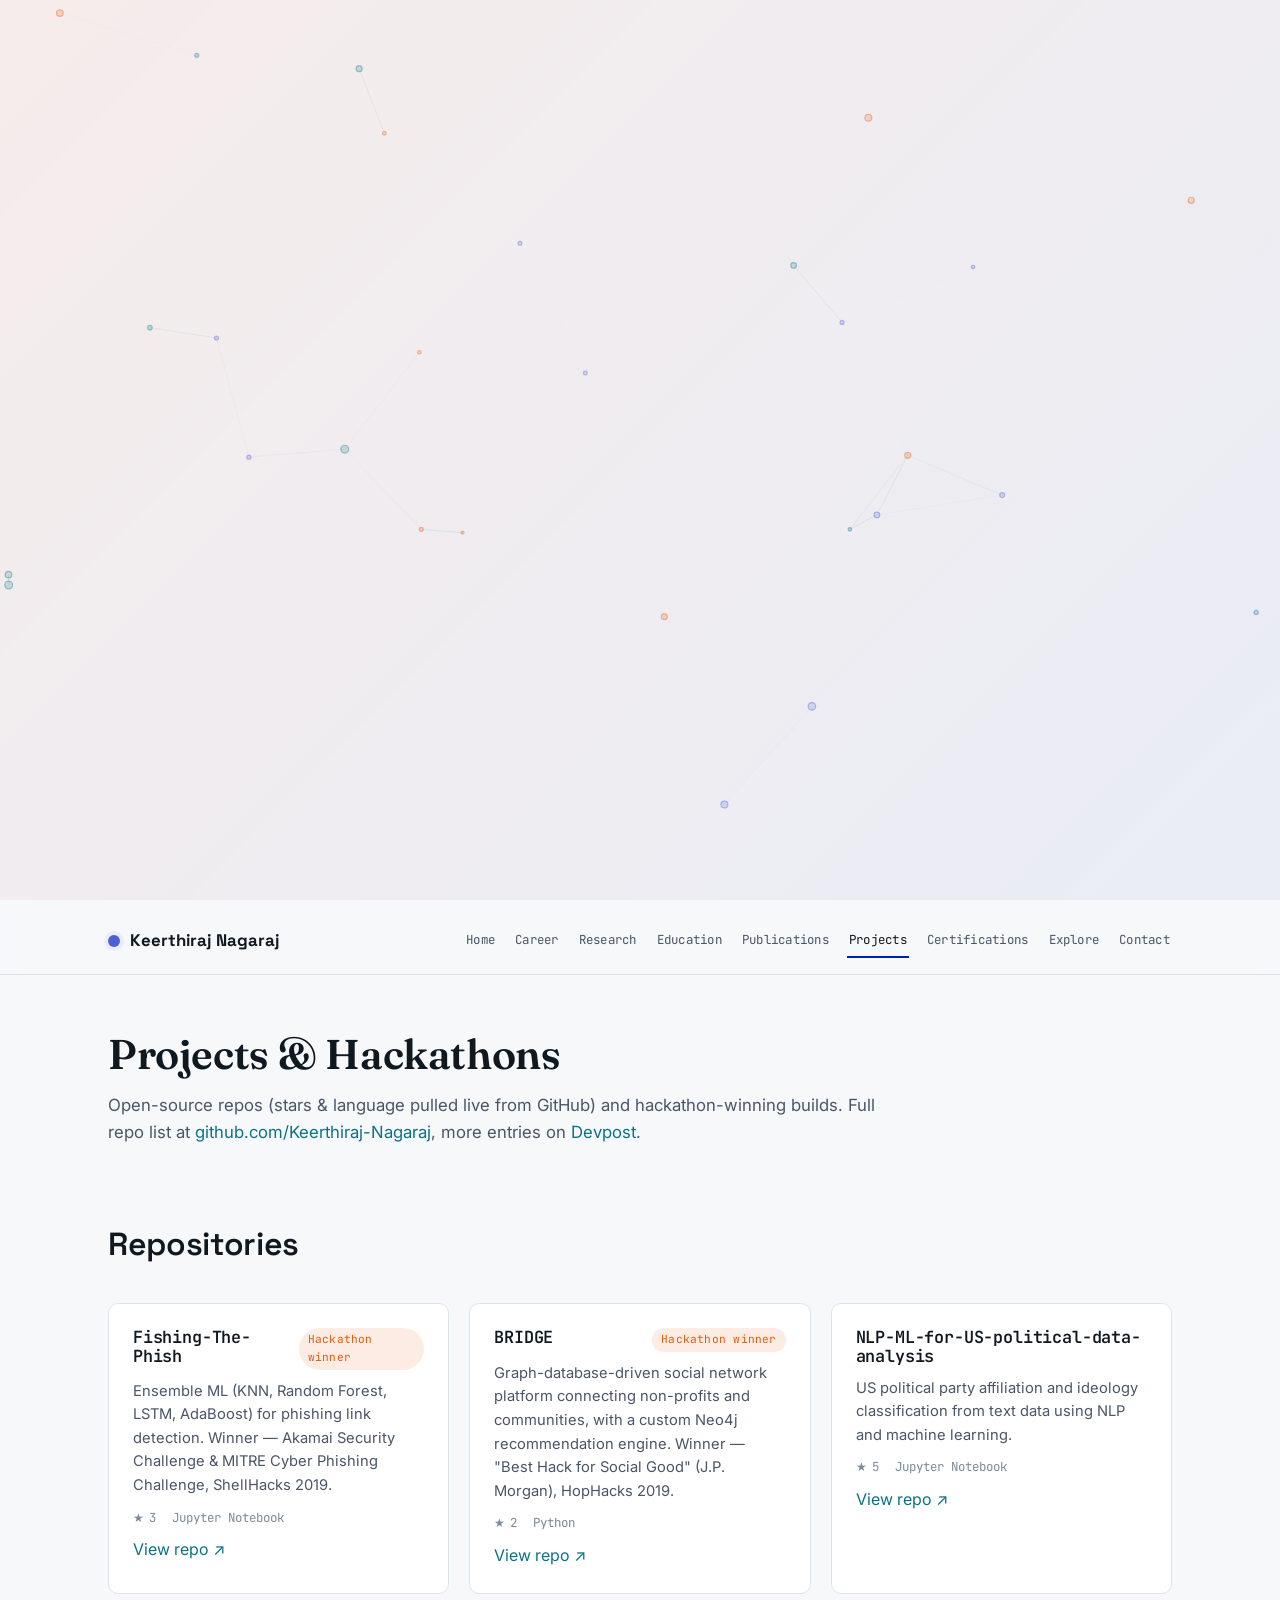
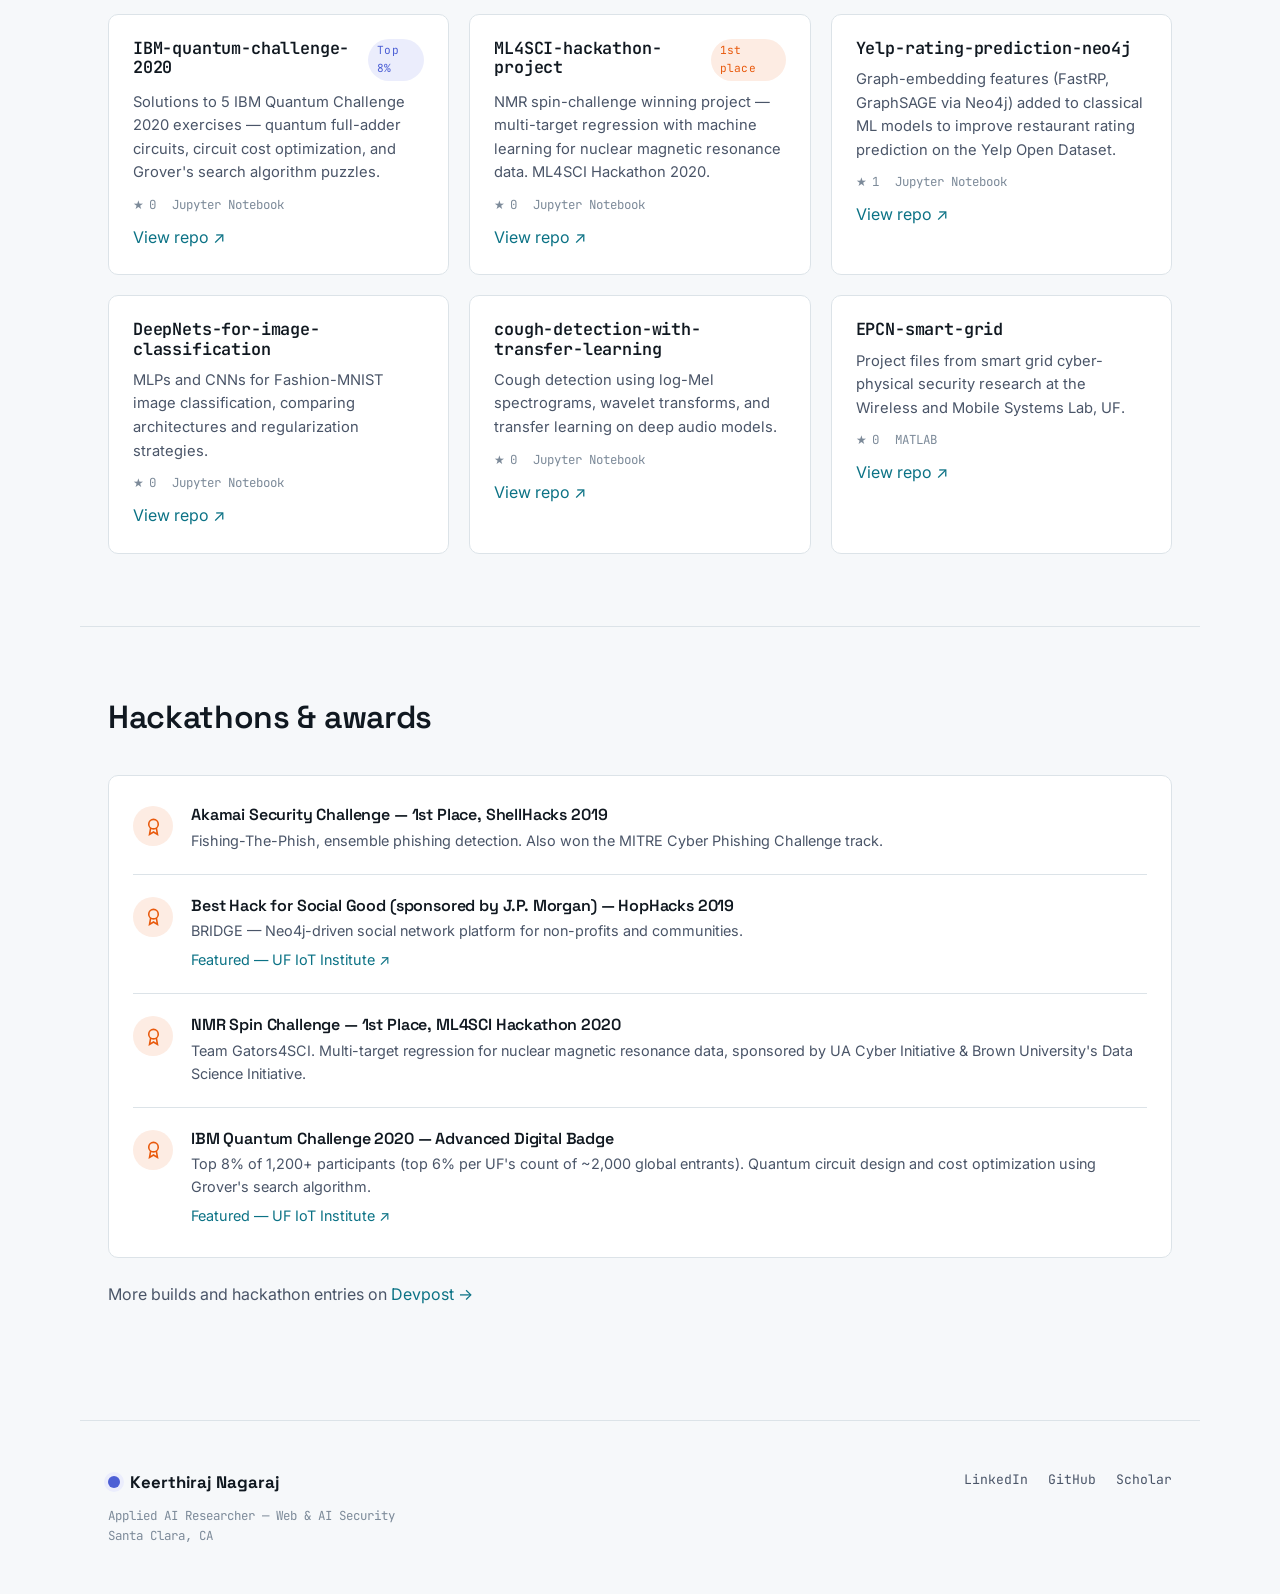
<file: projects.html>
<!DOCTYPE html>
<html lang="en">
<head>
<meta charset="UTF-8">
<meta name="viewport" content="width=device-width, initial-scale=1.0">
<title>Projects — Keerthiraj Nagaraj</title>
<meta name="description" content="Open-source projects, hackathon-winning builds, and Devpost entries by Keerthiraj Nagaraj.">
<link rel="preconnect" href="https://fonts.googleapis.com">
<link rel="preconnect" href="https://fonts.gstatic.com" crossorigin>
<link href="https://fonts.googleapis.com/css2?family=Fraunces:opsz,wght@9..144,500..700&family=Space+Grotesk:wght@500;600;700&family=Inter:wght@400;500;600&family=JetBrains+Mono:wght@400;500&display=swap" rel="stylesheet">
<link rel="stylesheet" href="css/style.css?v=9">
</head>
<body class="page-projects">

<header class="site-header">
  <nav class="nav">
    <a href="index.html" class="nav-brand"><span class="nav-node"></span> Keerthiraj Nagaraj</a>
    <button class="nav-toggle" aria-label="Toggle navigation">
      <svg viewBox="0 0 24 24" fill="none" stroke-width="2" stroke-linecap="round"><path d="M3 6h18M3 12h18M3 18h18"/></svg>
    </button>
    <div class="nav-links">
      <a href="index.html">Home</a>
      <a href="career.html">Career</a>
      <a href="research.html">Research</a>
      <a href="education.html">Education</a>
      <a href="publications.html">Publications</a>
      <a href="projects.html" class="active">Projects</a>
      <a href="certifications.html">Certifications</a>
      <a href="explore.html">Explore</a>
      <a href="contact.html">Contact</a>
    </div>
  </nav>
</header>

<main>
  <section class="page-hero wrap">
    <h1>Projects &amp; Hackathons</h1>
    <p>Open-source repos (stars &amp; language pulled live from GitHub) and hackathon-winning builds. Full repo list at <a href="https://github.com/Keerthiraj-Nagaraj" target="_blank" rel="noopener">github.com/Keerthiraj-Nagaraj</a>, more entries on <a href="https://devpost.com/knagaraj" target="_blank" rel="noopener">Devpost</a>.</p>
  </section>

  <!-- ===== GitHub repos ===== -->
  <section class="section wrap fade-in">
    <div class="section-head">
      <h2>Repositories</h2>
    </div>

    <div class="grid-3">

      <div class="card repo-card" data-repo="Keerthiraj-Nagaraj/Fishing-The-Phish">
        <div class="repo-top"><h3>Fishing-The-Phish</h3><span class="tag amber">Hackathon winner</span></div>
        <p>Ensemble ML (KNN, Random Forest, LSTM, AdaBoost) for phishing link detection. Winner — Akamai Security Challenge &amp; MITRE Cyber Phishing Challenge, ShellHacks 2019.</p>
        <div class="repo-stats">
          <span>★ <span data-star>3</span></span>
          <span data-lang>Jupyter Notebook</span>
        </div>
        <a href="https://github.com/Keerthiraj-Nagaraj/Fishing-The-Phish" target="_blank" rel="noopener">View repo ↗</a>
      </div>

      <div class="card repo-card" data-repo="Keerthiraj-Nagaraj/BRIDGE">
        <div class="repo-top"><h3>BRIDGE</h3><span class="tag amber">Hackathon winner</span></div>
        <p>Graph-database-driven social network platform connecting non-profits and communities, with a custom Neo4j recommendation engine. Winner — "Best Hack for Social Good" (J.P. Morgan), HopHacks 2019.</p>
        <div class="repo-stats">
          <span>★ <span data-star>2</span></span>
          <span data-lang>Python</span>
        </div>
        <a href="https://github.com/Keerthiraj-Nagaraj/BRIDGE" target="_blank" rel="noopener">View repo ↗</a>
      </div>

      <div class="card repo-card" data-repo="Keerthiraj-Nagaraj/NLP-ML-for-US-political-data-analysis">
        <div class="repo-top"><h3>NLP-ML-for-US-political-data-analysis</h3></div>
        <p>US political party affiliation and ideology classification from text data using NLP and machine learning.</p>
        <div class="repo-stats">
          <span>★ <span data-star>5</span></span>
          <span data-lang>Jupyter Notebook</span>
        </div>
        <a href="https://github.com/Keerthiraj-Nagaraj/NLP-ML-for-US-political-data-analysis" target="_blank" rel="noopener">View repo ↗</a>
      </div>

      <div class="card repo-card" data-repo="Keerthiraj-Nagaraj/IBM-quantum-challenge-2020">
        <div class="repo-top"><h3>IBM-quantum-challenge-2020</h3><span class="tag violet">Top 8%</span></div>
        <p>Solutions to 5 IBM Quantum Challenge 2020 exercises — quantum full-adder circuits, circuit cost optimization, and Grover's search algorithm puzzles.</p>
        <div class="repo-stats">
          <span>★ <span data-star>0</span></span>
          <span data-lang>Jupyter Notebook</span>
        </div>
        <a href="https://github.com/Keerthiraj-Nagaraj/IBM-quantum-challenge-2020" target="_blank" rel="noopener">View repo ↗</a>
      </div>

      <div class="card repo-card" data-repo="Keerthiraj-Nagaraj/ML4SCI-hackathon-project">
        <div class="repo-top"><h3>ML4SCI-hackathon-project</h3><span class="tag amber">1st place</span></div>
        <p>NMR spin-challenge winning project — multi-target regression with machine learning for nuclear magnetic resonance data. ML4SCI Hackathon 2020.</p>
        <div class="repo-stats">
          <span>★ <span data-star>0</span></span>
          <span data-lang>Jupyter Notebook</span>
        </div>
        <a href="https://github.com/Keerthiraj-Nagaraj/ML4SCI-hackathon-project" target="_blank" rel="noopener">View repo ↗</a>
      </div>

      <div class="card repo-card" data-repo="Keerthiraj-Nagaraj/Yelp-rating-prediction-with-neo4j-graph-embeddings-and-ML">
        <div class="repo-top"><h3>Yelp-rating-prediction-neo4j</h3></div>
        <p>Graph-embedding features (FastRP, GraphSAGE via Neo4j) added to classical ML models to improve restaurant rating prediction on the Yelp Open Dataset.</p>
        <div class="repo-stats">
          <span>★ <span data-star>1</span></span>
          <span data-lang>Jupyter Notebook</span>
        </div>
        <a href="https://github.com/Keerthiraj-Nagaraj/Yelp-rating-prediction-with-neo4j-graph-embeddings-and-ML" target="_blank" rel="noopener">View repo ↗</a>
      </div>

      <div class="card repo-card" data-repo="Keerthiraj-Nagaraj/DeepNets-for-image-classification">
        <div class="repo-top"><h3>DeepNets-for-image-classification</h3></div>
        <p>MLPs and CNNs for Fashion-MNIST image classification, comparing architectures and regularization strategies.</p>
        <div class="repo-stats">
          <span>★ <span data-star>0</span></span>
          <span data-lang>Jupyter Notebook</span>
        </div>
        <a href="https://github.com/Keerthiraj-Nagaraj/DeepNets-for-image-classification" target="_blank" rel="noopener">View repo ↗</a>
      </div>

      <div class="card repo-card" data-repo="Keerthiraj-Nagaraj/cough-detection-with-transfer-learning">
        <div class="repo-top"><h3>cough-detection-with-transfer-learning</h3></div>
        <p>Cough detection using log-Mel spectrograms, wavelet transforms, and transfer learning on deep audio models.</p>
        <div class="repo-stats">
          <span>★ <span data-star>0</span></span>
          <span data-lang>Jupyter Notebook</span>
        </div>
        <a href="https://github.com/Keerthiraj-Nagaraj/cough-detection-with-transfer-learning" target="_blank" rel="noopener">View repo ↗</a>
      </div>

      <div class="card repo-card" data-repo="Keerthiraj-Nagaraj/EPCN-smart-grid">
        <div class="repo-top"><h3>EPCN-smart-grid</h3></div>
        <p>Project files from smart grid cyber-physical security research at the Wireless and Mobile Systems Lab, UF.</p>
        <div class="repo-stats">
          <span>★ <span data-star>0</span></span>
          <span data-lang>MATLAB</span>
        </div>
        <a href="https://github.com/Keerthiraj-Nagaraj/EPCN-smart-grid" target="_blank" rel="noopener">View repo ↗</a>
      </div>

    </div>
  </section>

  <!-- ===== Awards ===== -->
  <section class="section wrap fade-in" style="border-bottom:none;">
    <div class="section-head">
      <h2>Hackathons &amp; awards</h2>
    </div>

    <div class="card" style="padding:8px 24px;">
      <div class="award-item">
        <div class="award-icon"><svg viewBox="0 0 24 24" fill="none" stroke="currentColor" stroke-width="2"><path d="M12 15a6 6 0 100-12 6 6 0 000 12z"/><path d="M8.5 13.5L7 22l5-3 5 3-1.5-8.5"/></svg></div>
        <div><h4>Akamai Security Challenge — 1st Place, ShellHacks 2019</h4><p>Fishing-The-Phish, ensemble phishing detection. Also won the MITRE Cyber Phishing Challenge track.</p></div>
      </div>
      <div class="award-item">
        <div class="award-icon"><svg viewBox="0 0 24 24" fill="none" stroke="currentColor" stroke-width="2"><path d="M12 15a6 6 0 100-12 6 6 0 000 12z"/><path d="M8.5 13.5L7 22l5-3 5 3-1.5-8.5"/></svg></div>
        <div><h4>Best Hack for Social Good (sponsored by J.P. Morgan) — HopHacks 2019</h4><p>BRIDGE — Neo4j-driven social network platform for non-profits and communities.</p>
          <p style="margin-top:6px;"><a href="https://iot.institute.ufl.edu/2020/12/graduate-student-wins-awards-in-coding-and-hack-a-thon-competitions/" target="_blank" rel="noopener">Featured — UF IoT Institute ↗</a></p>
        </div>
      </div>
      <div class="award-item">
        <div class="award-icon"><svg viewBox="0 0 24 24" fill="none" stroke="currentColor" stroke-width="2"><path d="M12 15a6 6 0 100-12 6 6 0 000 12z"/><path d="M8.5 13.5L7 22l5-3 5 3-1.5-8.5"/></svg></div>
        <div><h4>NMR Spin Challenge — 1st Place, ML4SCI Hackathon 2020</h4><p>Team Gators4SCI. Multi-target regression for nuclear magnetic resonance data, sponsored by UA Cyber Initiative &amp; Brown University's Data Science Initiative.</p></div>
      </div>
      <div class="award-item">
        <div class="award-icon"><svg viewBox="0 0 24 24" fill="none" stroke="currentColor" stroke-width="2"><path d="M12 15a6 6 0 100-12 6 6 0 000 12z"/><path d="M8.5 13.5L7 22l5-3 5 3-1.5-8.5"/></svg></div>
        <div><h4>IBM Quantum Challenge 2020 — Advanced Digital Badge</h4><p>Top 8% of 1,200+ participants (top 6% per UF's count of ~2,000 global entrants). Quantum circuit design and cost optimization using Grover's search algorithm.</p>
          <p style="margin-top:6px;"><a href="https://iot.institute.ufl.edu/2020/12/graduate-student-wins-awards-in-coding-and-hack-a-thon-competitions/" target="_blank" rel="noopener">Featured — UF IoT Institute ↗</a></p>
        </div>
      </div>
    </div>

    <p class="muted" style="margin-top:24px;">More builds and hackathon entries on <a href="https://devpost.com/knagaraj" target="_blank" rel="noopener">Devpost →</a></p>
  </section>
</main>

<footer class="site-footer wrap">
  <div class="footer-grid">
    <div>
      <div class="nav-brand" style="margin-bottom:10px;"><span class="nav-node"></span> Keerthiraj Nagaraj</div>
      <p class="footer-note">Applied AI Researcher — Web &amp; AI Security<br>Santa Clara, CA</p>
    </div>
    <div class="footer-links">
      <a href="https://www.linkedin.com/in/keerthirajnagaraj" target="_blank" rel="noopener">LinkedIn</a>
      <a href="https://github.com/Keerthiraj-Nagaraj" target="_blank" rel="noopener">GitHub</a>
      <a href="https://scholar.google.com/citations?hl=en&user=zA0x51YAAAAJ" target="_blank" rel="noopener">Scholar</a>
    </div>
  </div>
</footer>

<script src="js/main.js?v=5"></script>
</body>
</html>
</file>
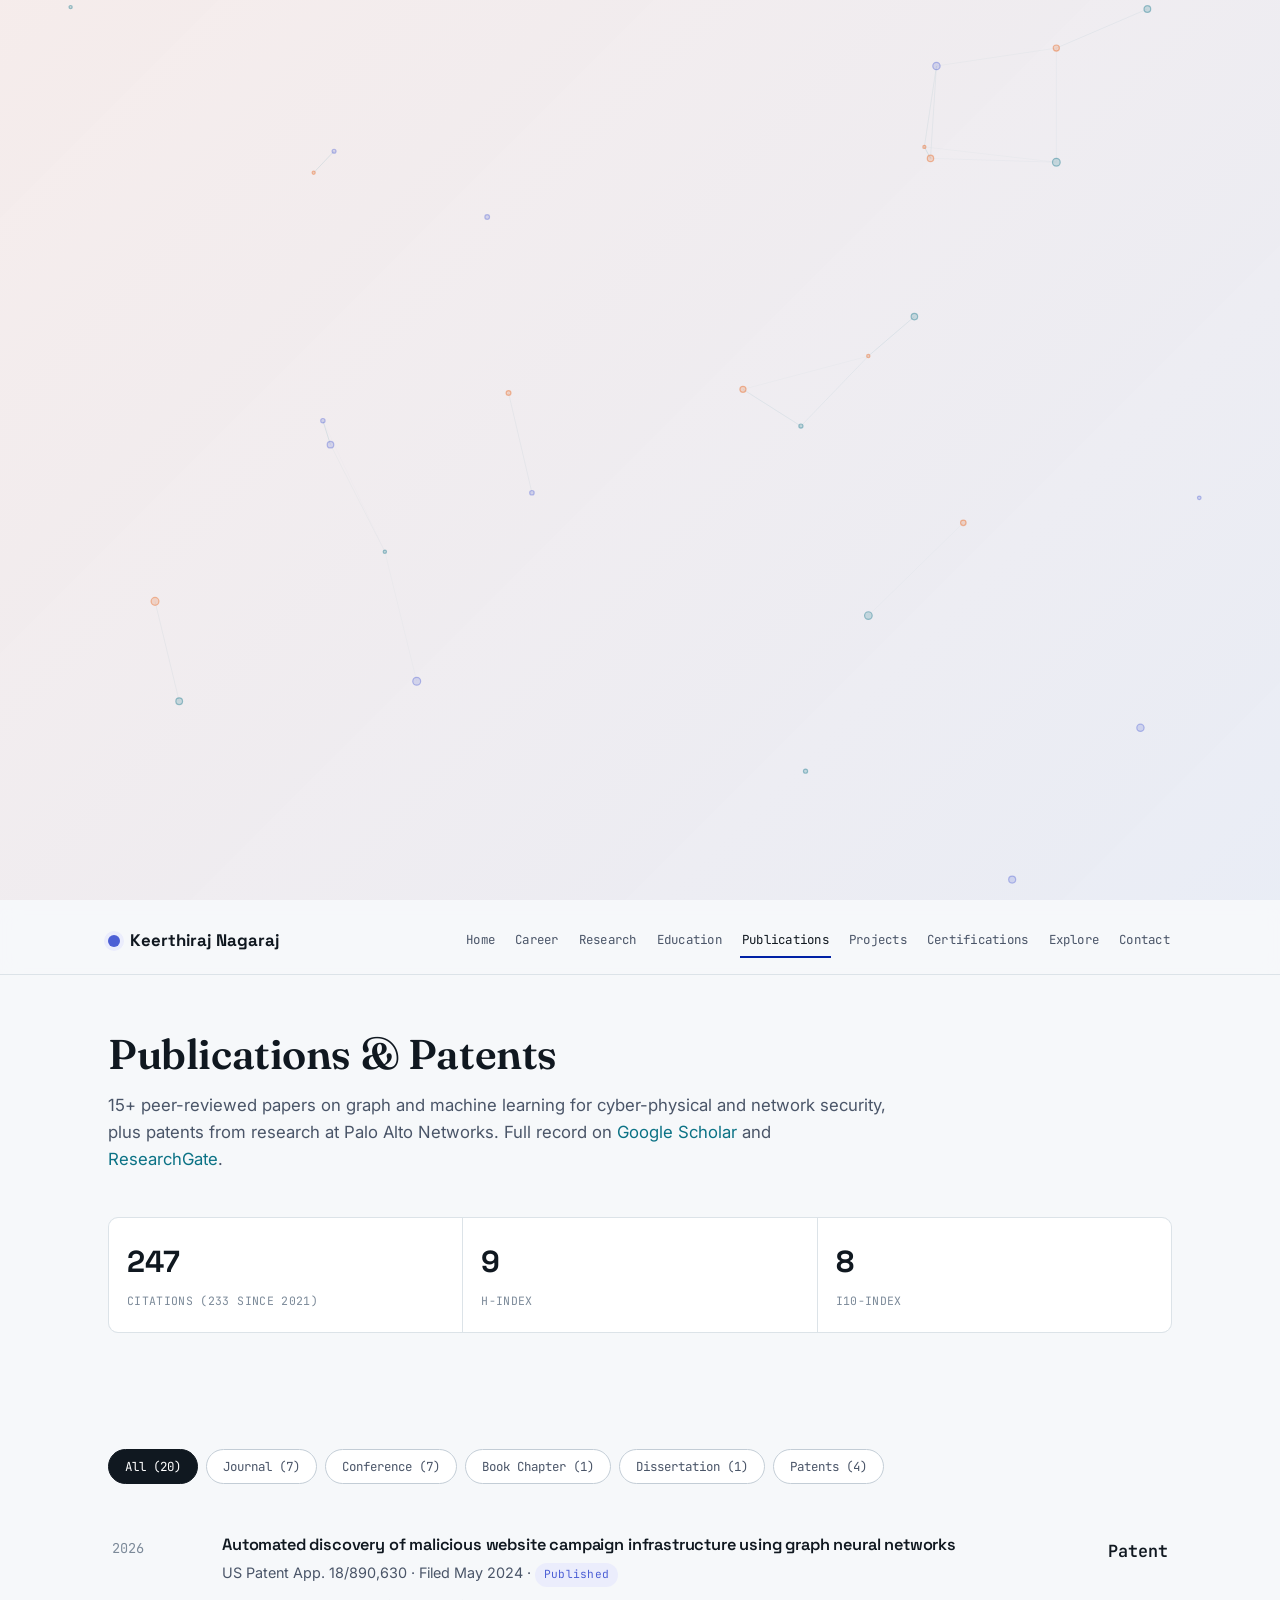
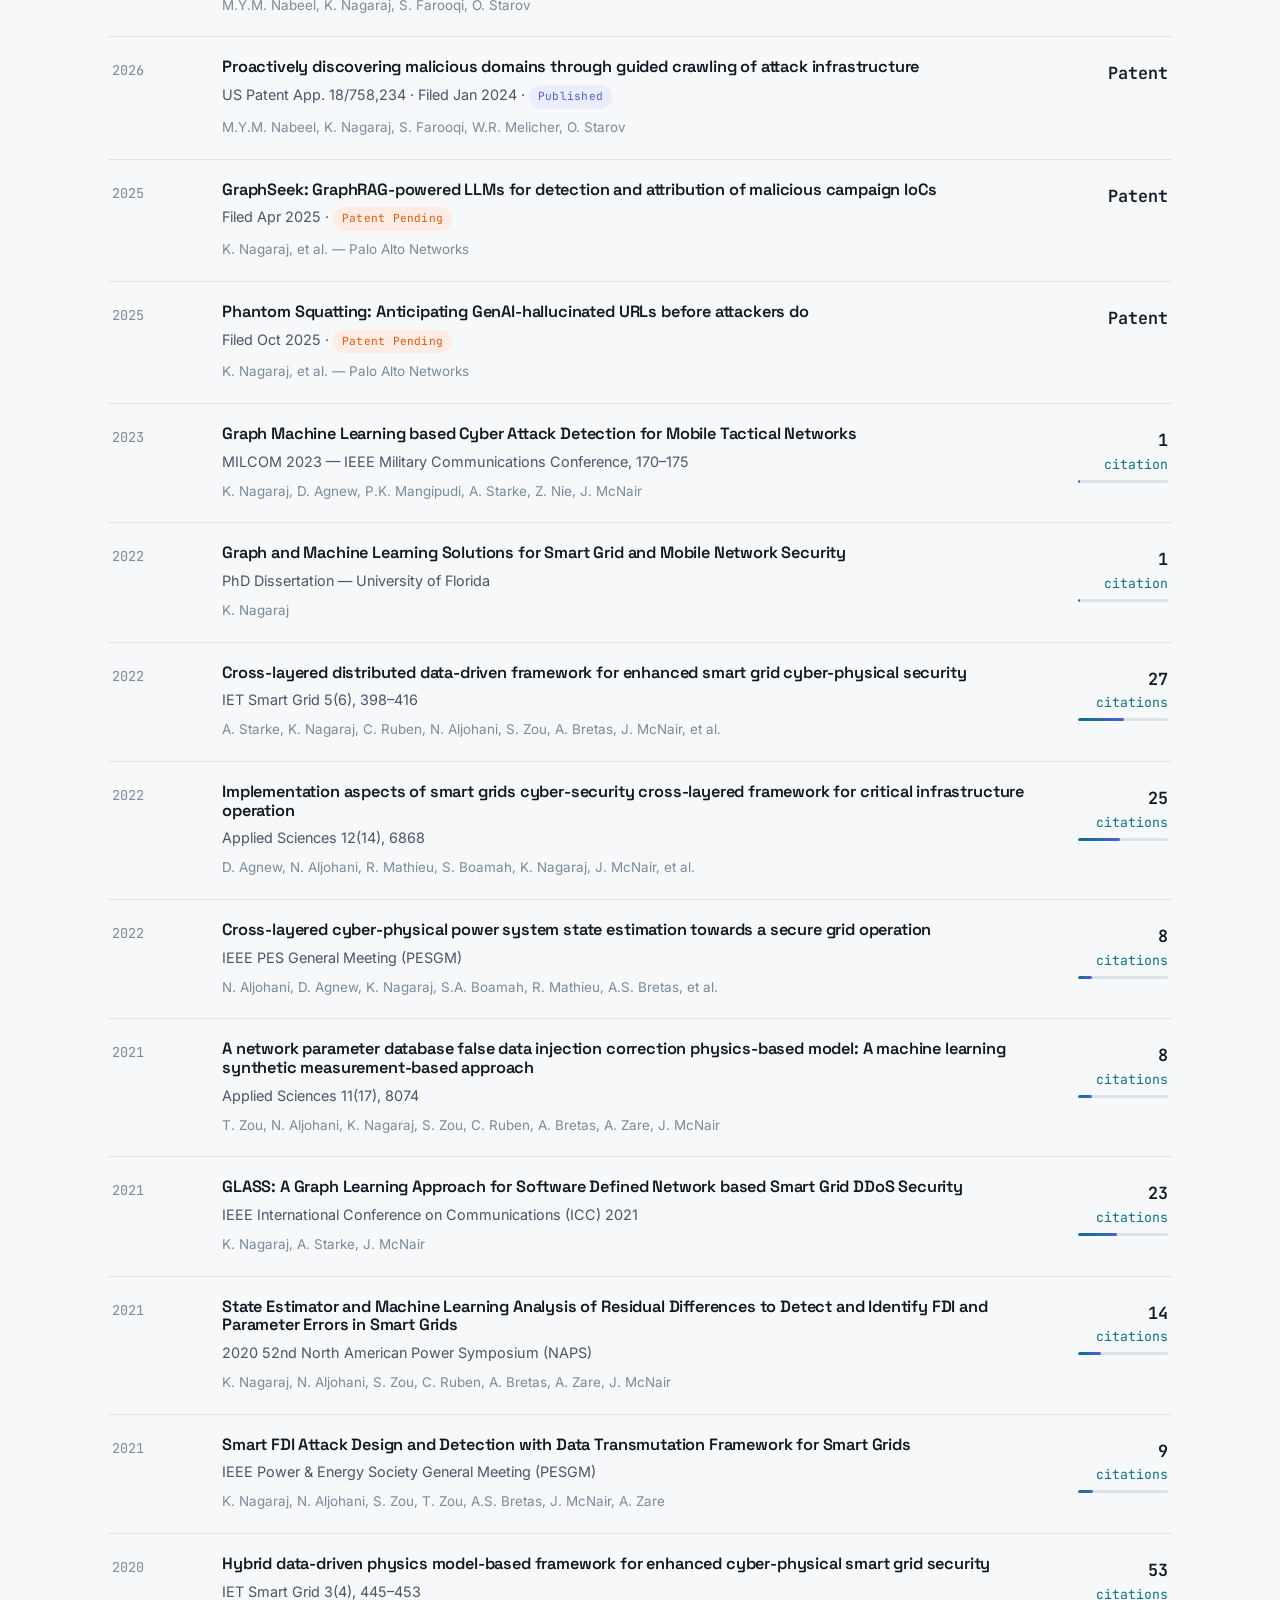
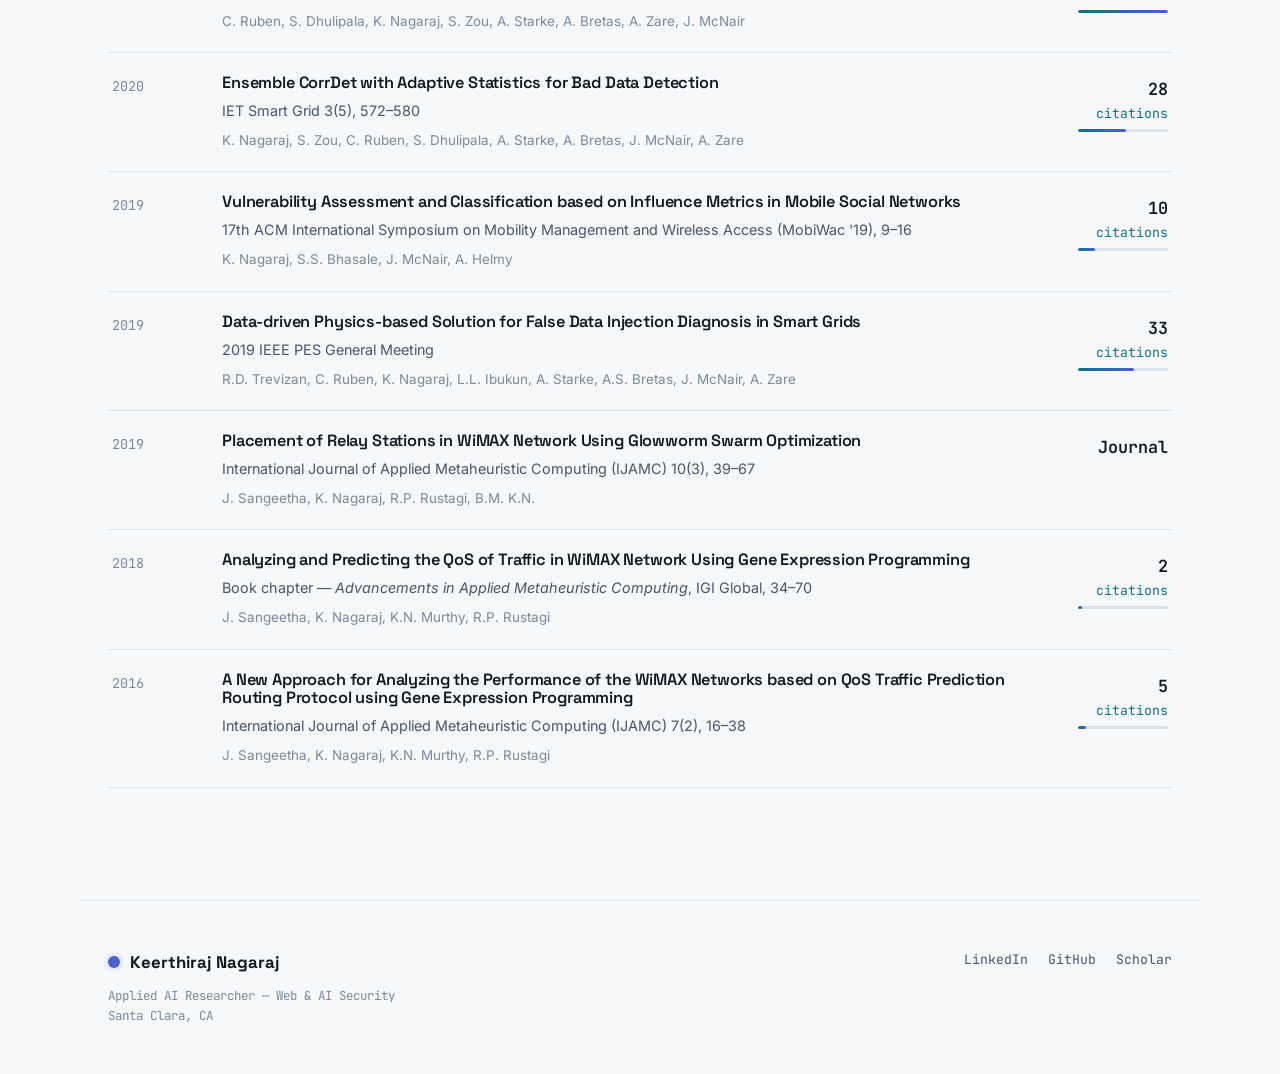
<file: publications.html>
<!DOCTYPE html>
<html lang="en">
<head>
<meta charset="UTF-8">
<meta name="viewport" content="width=device-width, initial-scale=1.0">
<title>Publications — Keerthiraj Nagaraj</title>
<meta name="description" content="Journal papers, conference papers, book chapters, and patents by Keerthiraj Nagaraj on graph machine learning for security.">
<link rel="preconnect" href="https://fonts.googleapis.com">
<link rel="preconnect" href="https://fonts.gstatic.com" crossorigin>
<link href="https://fonts.googleapis.com/css2?family=Fraunces:opsz,wght@9..144,500..700&family=Space+Grotesk:wght@500;600;700&family=Inter:wght@400;500;600&family=JetBrains+Mono:wght@400;500&display=swap" rel="stylesheet">
<link rel="stylesheet" href="css/style.css?v=9">
</head>
<body class="page-publications">

<header class="site-header">
  <nav class="nav">
    <a href="index.html" class="nav-brand"><span class="nav-node"></span> Keerthiraj Nagaraj</a>
    <button class="nav-toggle" aria-label="Toggle navigation">
      <svg viewBox="0 0 24 24" fill="none" stroke-width="2" stroke-linecap="round"><path d="M3 6h18M3 12h18M3 18h18"/></svg>
    </button>
    <div class="nav-links">
      <a href="index.html">Home</a>
      <a href="career.html">Career</a>
      <a href="research.html">Research</a>
      <a href="education.html">Education</a>
      <a href="publications.html" class="active">Publications</a>
      <a href="projects.html">Projects</a>
      <a href="certifications.html">Certifications</a>
      <a href="explore.html">Explore</a>
      <a href="contact.html">Contact</a>
    </div>
  </nav>
</header>

<main>
  <section class="page-hero wrap">
    <h1>Publications &amp; Patents</h1>
    <p>15+ peer-reviewed papers on graph and machine learning for cyber-physical and network security, plus patents from research at Palo Alto Networks. Full record on <a href="https://scholar.google.com/citations?hl=en&user=zA0x51YAAAAJ" target="_blank" rel="noopener">Google Scholar</a> and <a href="https://www.researchgate.net/profile/Keerthiraj-Nagaraj" target="_blank" rel="noopener">ResearchGate</a>.</p>
  </section>

  <section class="wrap fade-in" style="padding-top:36px;">
    <div class="scholar-bar">
      <div class="stat"><span class="num">247</span><span class="lbl">Citations (233 since 2021)</span></div>
      <div class="stat"><span class="num">9</span><span class="lbl">h-index</span></div>
      <div class="stat"><span class="num">8</span><span class="lbl">i10-index</span></div>
    </div>
  </section>

  <section class="section wrap fade-in">
    <div class="filter-bar">
      <button class="filter-btn active" data-filter="all">All (20)</button>
      <button class="filter-btn" data-filter="journal">Journal (7)</button>
      <button class="filter-btn" data-filter="conference">Conference (7)</button>
      <button class="filter-btn" data-filter="book">Book Chapter (1)</button>
      <button class="filter-btn" data-filter="dissertation">Dissertation (1)</button>
      <button class="filter-btn" data-filter="patent" id="patents">Patents (4)</button>
    </div>

    <div class="pub-list">

      <div class="pub-item" data-type="patent">
        <div class="pub-year mono">2026</div>
        <div class="pub-body">
          <h4>Automated discovery of malicious website campaign infrastructure using graph neural networks</h4>
          <div class="pub-venue">US Patent App. 18/890,630 · Filed May 2024 · <span class="tag violet">Published</span></div>
          <div class="pub-authors">M.Y.M. Nabeel, K. Nagaraj, S. Farooqi, O. Starov</div>
        </div>
        <div class="pub-cites"><span class="n">Patent</span></div>
      </div>

      <div class="pub-item" data-type="patent">
        <div class="pub-year mono">2026</div>
        <div class="pub-body">
          <h4>Proactively discovering malicious domains through guided crawling of attack infrastructure</h4>
          <div class="pub-venue">US Patent App. 18/758,234 · Filed Jan 2024 · <span class="tag violet">Published</span></div>
          <div class="pub-authors">M.Y.M. Nabeel, K. Nagaraj, S. Farooqi, W.R. Melicher, O. Starov</div>
        </div>
        <div class="pub-cites"><span class="n">Patent</span></div>
      </div>

      <div class="pub-item" data-type="patent">
        <div class="pub-year mono">2025</div>
        <div class="pub-body">
          <h4>GraphSeek: GraphRAG-powered LLMs for detection and attribution of malicious campaign IoCs</h4>
          <div class="pub-venue">Filed Apr 2025 · <span class="tag amber">Patent Pending</span></div>
          <div class="pub-authors">K. Nagaraj, et al. — Palo Alto Networks</div>
        </div>
        <div class="pub-cites"><span class="n">Patent</span></div>
      </div>

      <div class="pub-item" data-type="patent">
        <div class="pub-year mono">2025</div>
        <div class="pub-body">
          <h4>Phantom Squatting: Anticipating GenAI-hallucinated URLs before attackers do</h4>
          <div class="pub-venue">Filed Oct 2025 · <span class="tag amber">Patent Pending</span></div>
          <div class="pub-authors">K. Nagaraj, et al. — Palo Alto Networks</div>
        </div>
        <div class="pub-cites"><span class="n">Patent</span></div>
      </div>

      <div class="pub-item" data-type="conference">
        <div class="pub-year mono">2023</div>
        <div class="pub-body">
          <h4>Graph Machine Learning based Cyber Attack Detection for Mobile Tactical Networks</h4>
          <div class="pub-venue">MILCOM 2023 — IEEE Military Communications Conference, 170–175</div>
          <div class="pub-authors">K. Nagaraj, D. Agnew, P.K. Mangipudi, A. Starke, Z. Nie, J. McNair</div>
        </div>
        <div class="pub-cites"><span class="n">1</span>citation</div>
      </div>

      <div class="pub-item" data-type="dissertation">
        <div class="pub-year mono">2022</div>
        <div class="pub-body">
          <h4>Graph and Machine Learning Solutions for Smart Grid and Mobile Network Security</h4>
          <div class="pub-venue">PhD Dissertation — University of Florida</div>
          <div class="pub-authors">K. Nagaraj</div>
        </div>
        <div class="pub-cites"><span class="n">1</span>citation</div>
      </div>

      <div class="pub-item" data-type="journal">
        <div class="pub-year mono">2022</div>
        <div class="pub-body">
          <h4>Cross-layered distributed data-driven framework for enhanced smart grid cyber-physical security</h4>
          <div class="pub-venue">IET Smart Grid 5(6), 398–416</div>
          <div class="pub-authors">A. Starke, K. Nagaraj, C. Ruben, N. Aljohani, S. Zou, A. Bretas, J. McNair, et al.</div>
        </div>
        <div class="pub-cites"><span class="n">27</span>citations</div>
      </div>

      <div class="pub-item" data-type="journal">
        <div class="pub-year mono">2022</div>
        <div class="pub-body">
          <h4>Implementation aspects of smart grids cyber-security cross-layered framework for critical infrastructure operation</h4>
          <div class="pub-venue">Applied Sciences 12(14), 6868</div>
          <div class="pub-authors">D. Agnew, N. Aljohani, R. Mathieu, S. Boamah, K. Nagaraj, J. McNair, et al.</div>
        </div>
        <div class="pub-cites"><span class="n">25</span>citations</div>
      </div>

      <div class="pub-item" data-type="conference">
        <div class="pub-year mono">2022</div>
        <div class="pub-body">
          <h4>Cross-layered cyber-physical power system state estimation towards a secure grid operation</h4>
          <div class="pub-venue">IEEE PES General Meeting (PESGM)</div>
          <div class="pub-authors">N. Aljohani, D. Agnew, K. Nagaraj, S.A. Boamah, R. Mathieu, A.S. Bretas, et al.</div>
        </div>
        <div class="pub-cites"><span class="n">8</span>citations</div>
      </div>

      <div class="pub-item" data-type="journal">
        <div class="pub-year mono">2021</div>
        <div class="pub-body">
          <h4>A network parameter database false data injection correction physics-based model: A machine learning synthetic measurement-based approach</h4>
          <div class="pub-venue">Applied Sciences 11(17), 8074</div>
          <div class="pub-authors">T. Zou, N. Aljohani, K. Nagaraj, S. Zou, C. Ruben, A. Bretas, A. Zare, J. McNair</div>
        </div>
        <div class="pub-cites"><span class="n">8</span>citations</div>
      </div>

      <div class="pub-item" data-type="conference">
        <div class="pub-year mono">2021</div>
        <div class="pub-body">
          <h4>GLASS: A Graph Learning Approach for Software Defined Network based Smart Grid DDoS Security</h4>
          <div class="pub-venue">IEEE International Conference on Communications (ICC) 2021</div>
          <div class="pub-authors">K. Nagaraj, A. Starke, J. McNair</div>
        </div>
        <div class="pub-cites"><span class="n">23</span>citations</div>
      </div>

      <div class="pub-item" data-type="conference">
        <div class="pub-year mono">2021</div>
        <div class="pub-body">
          <h4>State Estimator and Machine Learning Analysis of Residual Differences to Detect and Identify FDI and Parameter Errors in Smart Grids</h4>
          <div class="pub-venue">2020 52nd North American Power Symposium (NAPS)</div>
          <div class="pub-authors">K. Nagaraj, N. Aljohani, S. Zou, C. Ruben, A. Bretas, A. Zare, J. McNair</div>
        </div>
        <div class="pub-cites"><span class="n">14</span>citations</div>
      </div>

      <div class="pub-item" data-type="conference">
        <div class="pub-year mono">2021</div>
        <div class="pub-body">
          <h4>Smart FDI Attack Design and Detection with Data Transmutation Framework for Smart Grids</h4>
          <div class="pub-venue">IEEE Power &amp; Energy Society General Meeting (PESGM)</div>
          <div class="pub-authors">K. Nagaraj, N. Aljohani, S. Zou, T. Zou, A.S. Bretas, J. McNair, A. Zare</div>
        </div>
        <div class="pub-cites"><span class="n">9</span>citations</div>
      </div>

      <div class="pub-item" data-type="journal">
        <div class="pub-year mono">2020</div>
        <div class="pub-body">
          <h4>Hybrid data-driven physics model-based framework for enhanced cyber-physical smart grid security</h4>
          <div class="pub-venue">IET Smart Grid 3(4), 445–453</div>
          <div class="pub-authors">C. Ruben, S. Dhulipala, K. Nagaraj, S. Zou, A. Starke, A. Bretas, A. Zare, J. McNair</div>
        </div>
        <div class="pub-cites"><span class="n">53</span>citations</div>
      </div>

      <div class="pub-item" data-type="journal">
        <div class="pub-year mono">2020</div>
        <div class="pub-body">
          <h4>Ensemble CorrDet with Adaptive Statistics for Bad Data Detection</h4>
          <div class="pub-venue">IET Smart Grid 3(5), 572–580</div>
          <div class="pub-authors">K. Nagaraj, S. Zou, C. Ruben, S. Dhulipala, A. Starke, A. Bretas, J. McNair, A. Zare</div>
        </div>
        <div class="pub-cites"><span class="n">28</span>citations</div>
      </div>

      <div class="pub-item" data-type="conference">
        <div class="pub-year mono">2019</div>
        <div class="pub-body">
          <h4>Vulnerability Assessment and Classification based on Influence Metrics in Mobile Social Networks</h4>
          <div class="pub-venue">17th ACM International Symposium on Mobility Management and Wireless Access (MobiWac '19), 9–16</div>
          <div class="pub-authors">K. Nagaraj, S.S. Bhasale, J. McNair, A. Helmy</div>
        </div>
        <div class="pub-cites"><span class="n">10</span>citations</div>
      </div>

      <div class="pub-item" data-type="conference">
        <div class="pub-year mono">2019</div>
        <div class="pub-body">
          <h4>Data-driven Physics-based Solution for False Data Injection Diagnosis in Smart Grids</h4>
          <div class="pub-venue">2019 IEEE PES General Meeting</div>
          <div class="pub-authors">R.D. Trevizan, C. Ruben, K. Nagaraj, L.L. Ibukun, A. Starke, A.S. Bretas, J. McNair, A. Zare</div>
        </div>
        <div class="pub-cites"><span class="n">33</span>citations</div>
      </div>

      <div class="pub-item" data-type="journal">
        <div class="pub-year mono">2019</div>
        <div class="pub-body">
          <h4>Placement of Relay Stations in WiMAX Network Using Glowworm Swarm Optimization</h4>
          <div class="pub-venue">International Journal of Applied Metaheuristic Computing (IJAMC) 10(3), 39–67</div>
          <div class="pub-authors">J. Sangeetha, K. Nagaraj, R.P. Rustagi, B.M. K.N.</div>
        </div>
        <div class="pub-cites"><span class="n">Journal</span></div>
      </div>

      <div class="pub-item" data-type="book">
        <div class="pub-year mono">2018</div>
        <div class="pub-body">
          <h4>Analyzing and Predicting the QoS of Traffic in WiMAX Network Using Gene Expression Programming</h4>
          <div class="pub-venue">Book chapter — <em>Advancements in Applied Metaheuristic Computing</em>, IGI Global, 34–70</div>
          <div class="pub-authors">J. Sangeetha, K. Nagaraj, K.N. Murthy, R.P. Rustagi</div>
        </div>
        <div class="pub-cites"><span class="n">2</span>citations</div>
      </div>

      <div class="pub-item" data-type="journal">
        <div class="pub-year mono">2016</div>
        <div class="pub-body">
          <h4>A New Approach for Analyzing the Performance of the WiMAX Networks based on QoS Traffic Prediction Routing Protocol using Gene Expression Programming</h4>
          <div class="pub-venue">International Journal of Applied Metaheuristic Computing (IJAMC) 7(2), 16–38</div>
          <div class="pub-authors">J. Sangeetha, K. Nagaraj, K.N. Murthy, R.P. Rustagi</div>
        </div>
        <div class="pub-cites"><span class="n">5</span>citations</div>
      </div>

    </div>
  </section>
</main>

<footer class="site-footer wrap">
  <div class="footer-grid">
    <div>
      <div class="nav-brand" style="margin-bottom:10px;"><span class="nav-node"></span> Keerthiraj Nagaraj</div>
      <p class="footer-note">Applied AI Researcher — Web &amp; AI Security<br>Santa Clara, CA</p>
    </div>
    <div class="footer-links">
      <a href="https://www.linkedin.com/in/keerthirajnagaraj" target="_blank" rel="noopener">LinkedIn</a>
      <a href="https://github.com/Keerthiraj-Nagaraj" target="_blank" rel="noopener">GitHub</a>
      <a href="https://scholar.google.com/citations?hl=en&user=zA0x51YAAAAJ" target="_blank" rel="noopener">Scholar</a>
    </div>
  </div>
</footer>

<script src="js/main.js?v=5"></script>
<script src="js/pubs.js?v=5"></script>
</body>
</html>
</file>
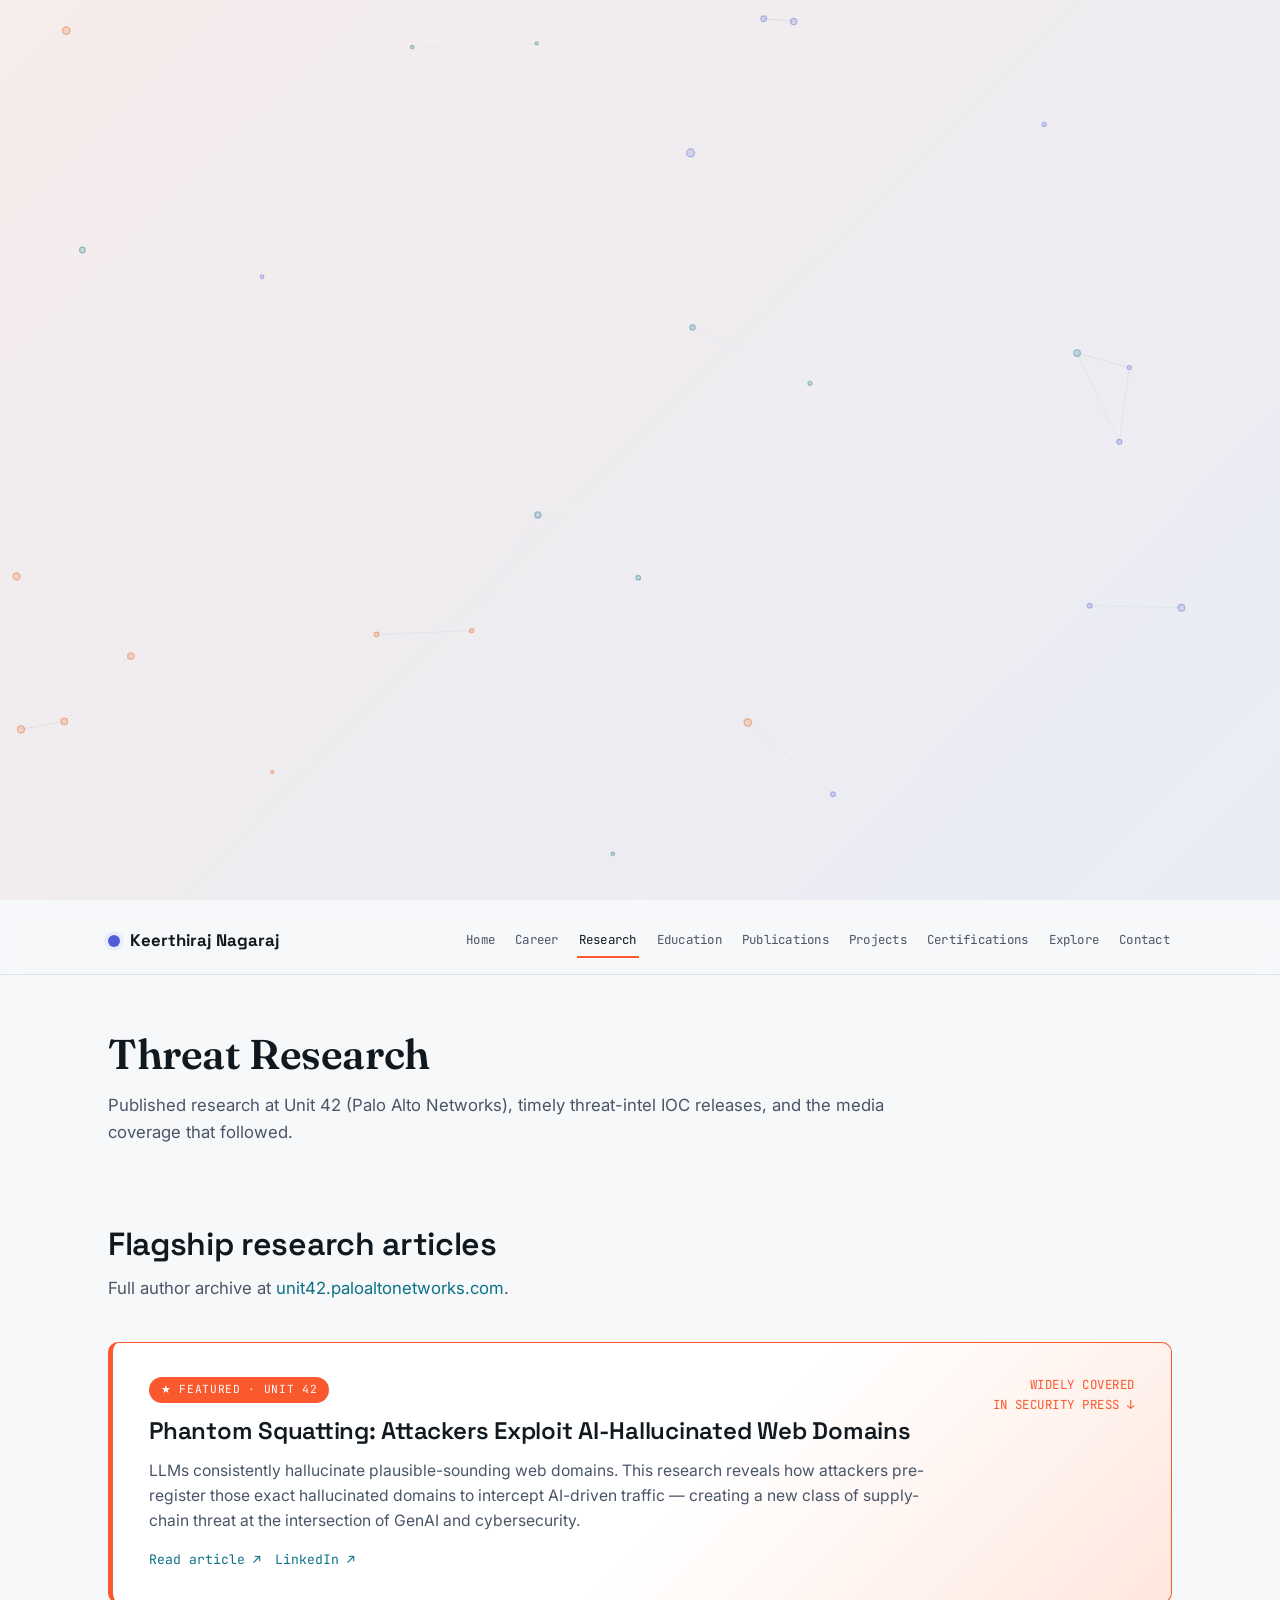
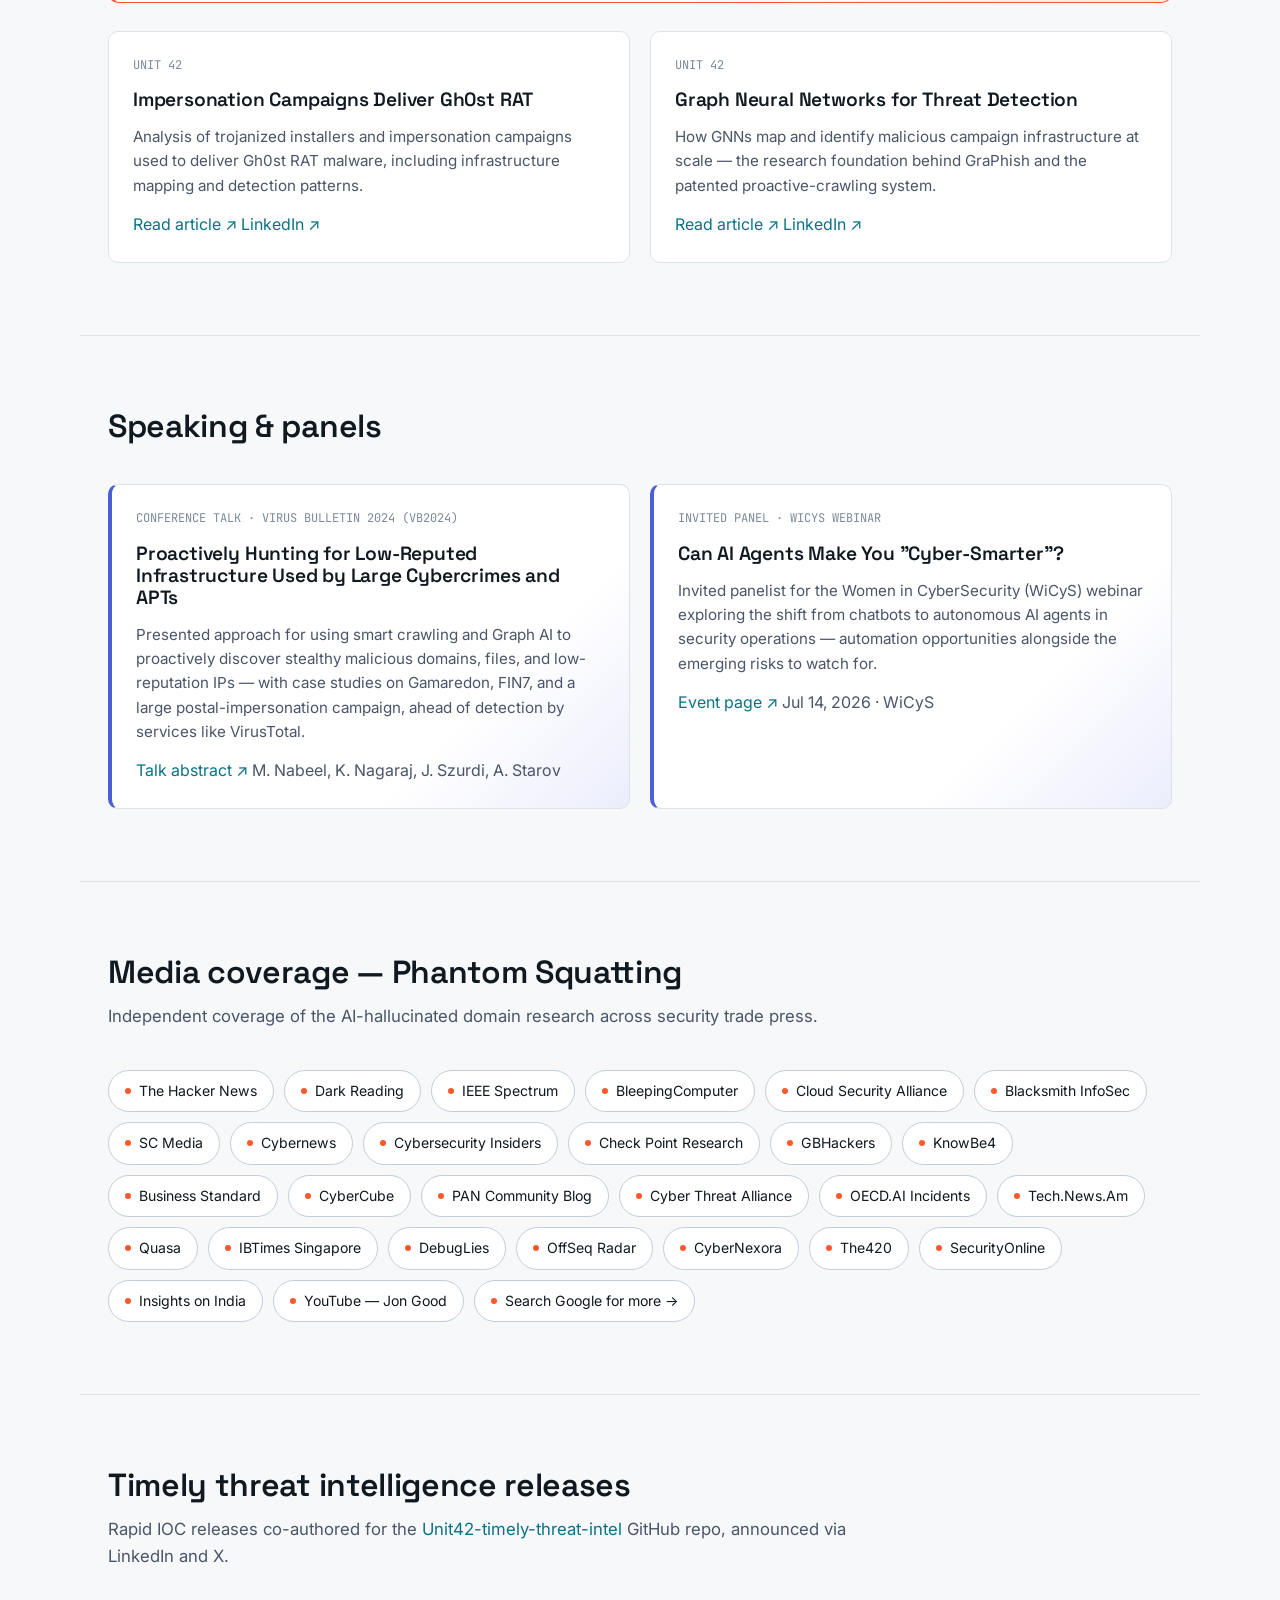
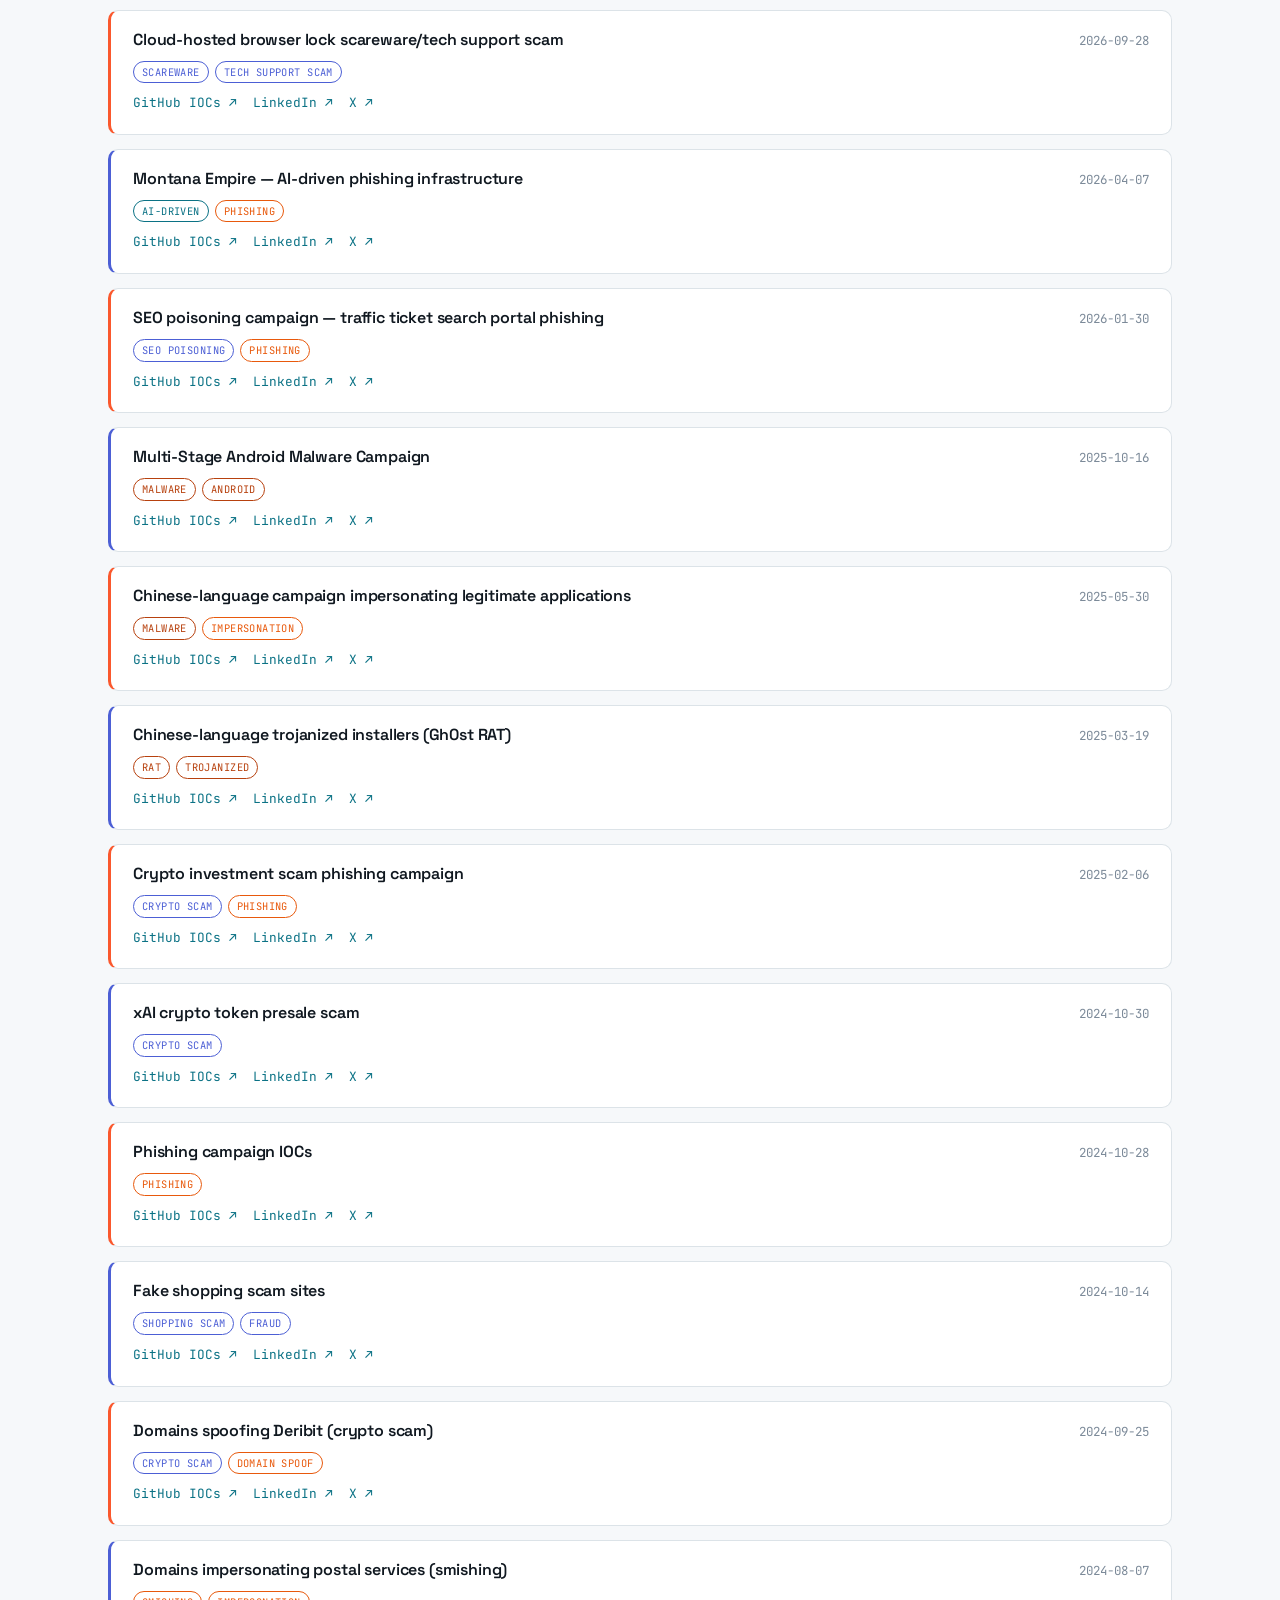
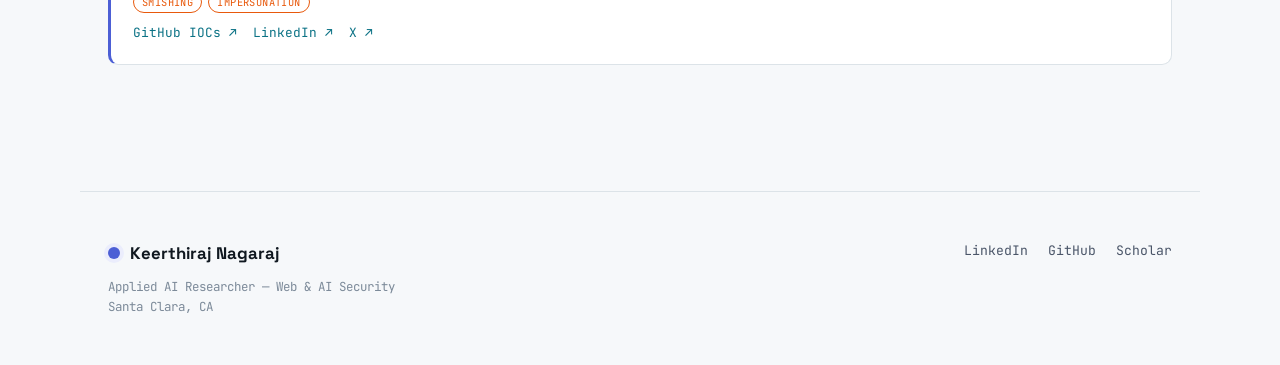
<file: research.html>
<!DOCTYPE html>
<html lang="en">
<head>
<meta charset="UTF-8">
<meta name="viewport" content="width=device-width, initial-scale=1.0">
<title>Threat Research — Keerthiraj Nagaraj</title>
<meta name="description" content="Unit 42 threat research, timely threat intelligence IOC releases, and media coverage by Keerthiraj Nagaraj.">
<link rel="preconnect" href="https://fonts.googleapis.com">
<link rel="preconnect" href="https://fonts.gstatic.com" crossorigin>
<link href="https://fonts.googleapis.com/css2?family=Fraunces:opsz,wght@9..144,500..700&family=Space+Grotesk:wght@500;600;700&family=Inter:wght@400;500;600&family=JetBrains+Mono:wght@400;500&display=swap" rel="stylesheet">
<link rel="stylesheet" href="css/style.css?v=9">
</head>
<body class="page-research">

<header class="site-header">
  <nav class="nav">
    <a href="index.html" class="nav-brand"><span class="nav-node"></span> Keerthiraj Nagaraj</a>
    <button class="nav-toggle" aria-label="Toggle navigation">
      <svg viewBox="0 0 24 24" fill="none" stroke-width="2" stroke-linecap="round"><path d="M3 6h18M3 12h18M3 18h18"/></svg>
    </button>
    <div class="nav-links">
      <a href="index.html">Home</a>
      <a href="career.html">Career</a>
      <a href="research.html" class="active">Research</a>
      <a href="education.html">Education</a>
      <a href="publications.html">Publications</a>
      <a href="projects.html">Projects</a>
      <a href="certifications.html">Certifications</a>
      <a href="explore.html">Explore</a>
      <a href="contact.html">Contact</a>
    </div>
  </nav>
</header>

<main>
  <section class="page-hero wrap">
    <h1>Threat Research</h1>
    <p>Published research at Unit 42 (Palo Alto Networks), timely threat-intel IOC releases, and the media coverage that followed.</p>
  </section>

  <!-- ===== Flagship Unit 42 articles ===== -->
  <section class="section wrap fade-in" id="flagship-research">
    <div class="section-head">
      <h2>Flagship research articles</h2>
      <p>Full author archive at <a href="https://unit42.paloaltonetworks.com/author/keerthiraj-nagaraj/" target="_blank" rel="noopener">unit42.paloaltonetworks.com</a>.</p>
    </div>

    <!-- Featured flagship: Phantom Squatting -->
    <div class="featured-research" id="phantom-squatting">
      <div>
        <div class="featured-research-badge">&#9733; Featured · Unit 42</div>
        <h3>Phantom Squatting: Attackers Exploit AI-Hallucinated Web Domains</h3>
        <p>LLMs consistently hallucinate plausible-sounding web domains. This research reveals how attackers pre-register those exact hallucinated domains to intercept AI-driven traffic — creating a new class of supply-chain threat at the intersection of GenAI and cybersecurity.</p>
        <div class="featured-research-links">
          <a href="https://unit42.paloaltonetworks.com/phantom-squatting-hallucinated-web-domains/" target="_blank" rel="noopener">Read article ↗</a>
          <a href="https://www.linkedin.com/posts/unit42_llms-consistently-generate-fictitious-web-activity-7478873454377816064-MqkS/" target="_blank" rel="noopener">LinkedIn ↗</a>
        </div>
      </div>
      <div class="featured-impact">
        <a class="impact-lbl" href="#press">Widely covered<br>in security press ↓</a>
      </div>
    </div>

    <!-- Other Unit 42 articles -->
    <div class="grid-2">
      <div class="card article-card">
        <div class="art-meta">Unit 42</div>
        <h3>Impersonation Campaigns Deliver Gh0st RAT</h3>
        <p>Analysis of trojanized installers and impersonation campaigns used to deliver Gh0st RAT malware, including infrastructure mapping and detection patterns.</p>
        <div class="card-footer">
          <a href="https://unit42.paloaltonetworks.com/impersonation-campaigns-deliver-gh0st-rat/" target="_blank" rel="noopener">Read article ↗</a>
          <a href="https://www.linkedin.com/feed/update/urn:li:share:7396341630779351040/" target="_blank" rel="noopener">LinkedIn ↗</a>
        </div>
      </div>

      <div class="card article-card">
        <div class="art-meta">Unit 42</div>
        <h3>Graph Neural Networks for Threat Detection</h3>
        <p>How GNNs map and identify malicious campaign infrastructure at scale — the research foundation behind GraPhish and the patented proactive-crawling system.</p>
        <div class="card-footer">
          <a href="https://unit42.paloaltonetworks.com/graph-neural-networks/" target="_blank" rel="noopener">Read article ↗</a>
          <a href="https://www.linkedin.com/feed/update/urn:li:share:7284965264549408769/" target="_blank" rel="noopener">LinkedIn ↗</a>
        </div>
      </div>
    </div>
  </section>

  <!-- ===== Speaking & panels ===== -->
  <section class="section wrap fade-in">
    <div class="section-head">
      <h2>Speaking &amp; panels</h2>
    </div>
    <div class="grid-2">
      <div class="card article-card talk-card">
        <div class="art-meta">Conference Talk · Virus Bulletin 2024 (VB2024)</div>
        <h3>Proactively Hunting for Low-Reputed Infrastructure Used by Large Cybercrimes and APTs</h3>
        <p>Presented approach for using smart crawling and Graph AI to proactively discover stealthy malicious domains, files, and low-reputation IPs — with case studies on Gamaredon, FIN7, and a large postal-impersonation campaign, ahead of detection by services like VirusTotal.</p>
        <div class="card-footer">
          <a href="https://www.virusbulletin.com/conference/vb2024/abstracts/proactively-hunting-low-reputed-infrastructure-used-large-cybercrimes-and-apts/" target="_blank" rel="noopener">Talk abstract ↗</a>
          <span class="muted">M. Nabeel, K. Nagaraj, J. Szurdi, A. Starov</span>
        </div>
      </div>

      <div class="card article-card talk-card" id="wicys-panel">
        <div class="art-meta">Invited Panel · WiCyS Webinar</div>
        <h3>Can AI Agents Make You "Cyber-Smarter"?</h3>
        <p>Invited panelist for the Women in CyberSecurity (WiCyS) webinar exploring the shift from chatbots to autonomous AI agents in security operations — automation opportunities alongside the emerging risks to watch for.</p>
        <div class="card-footer">
          <a href="https://www.wicys.org/event/webinar-can-ai-agents-make-you-cyber-smarter/" target="_blank" rel="noopener">Event page ↗</a>
          <span class="muted">Jul 14, 2026 · WiCyS</span>
        </div>
      </div>
    </div>
  </section>

  <!-- ===== Media coverage ===== -->
  <section class="section wrap fade-in" id="press">
    <div class="section-head">
      <h2>Media coverage — Phantom Squatting</h2>
      <p>Independent coverage of the AI-hallucinated domain research across security trade press.</p>
    </div>
    <div class="media-strip">
      <a class="media-chip" href="https://thehackernews.com/2026/07/phantom-squatting-uses-ai-hallucinated.html" target="_blank" rel="noopener"><span class="dot"></span> The Hacker News</a>
      <a class="media-chip" href="https://www.darkreading.com/endpoint-security/phantom-squatting-ai-driven-supply-chain-threat" target="_blank" rel="noopener"><span class="dot"></span> Dark Reading</a>
      <a class="media-chip" href="https://spectrum.ieee.org/ai-cyberattacks-llm-slop-squatting" target="_blank" rel="noopener"><span class="dot"></span> IEEE Spectrum</a>
      <a class="media-chip" href="https://www.bleepingcomputer.com/news/security/slopsquatting-phantom-domains-and-hallusquatting-are-the-same-ai-attack/" target="_blank" rel="noopener"><span class="dot"></span> BleepingComputer</a>
      <a class="media-chip" href="https://labs.cloudsecurityalliance.org/research/csa-research-note-phantom-squatting-ai-hallucinated-domains/" target="_blank" rel="noopener"><span class="dot"></span> Cloud Security Alliance</a>
      <a class="media-chip" href="https://blacksmithinfosec.com/cyber-risk-review-phantom-squatting-slopsquatting-and-hallusquatting/" target="_blank" rel="noopener"><span class="dot"></span> Blacksmith InfoSec</a>
      <a class="media-chip" href="https://www.scworld.com/brief/attackers-exploit-ai-hallucinated-web-domains-through-phantom-squatting" target="_blank" rel="noopener"><span class="dot"></span> SC Media</a>
      <a class="media-chip" href="https://cybernews.com/security/phantom-squatting-hallucinated-domains-cyber-attacks/" target="_blank" rel="noopener"><span class="dot"></span> Cybernews</a>
      <a class="media-chip" href="https://www.cybersecurity-insiders.com/meet-another-cyber-threat-in-the-form-of-phantom-squatting/" target="_blank" rel="noopener"><span class="dot"></span> Cybersecurity Insiders</a>
      <a class="media-chip" href="https://research.checkpoint.com/2026/6th-july-threat-intelligence-report-2/" target="_blank" rel="noopener"><span class="dot"></span> Check Point Research</a>
      <a class="media-chip" href="https://gbhackers.com/ai-hallucinated-domains/amp/" target="_blank" rel="noopener"><span class="dot"></span> GBHackers</a>
      <a class="media-chip" href="https://blog.knowbe4.com/ai-hallucinations-phishing-sites" target="_blank" rel="noopener"><span class="dot"></span> KnowBe4</a>
      <a class="media-chip" href="https://www.business-standard.com/technology/artificial-intelligence/what-is-ai-squatting-an-emerging-cyber-threat-targeting-ai-hallucinations-126071400654_1.html" target="_blank" rel="noopener"><span class="dot"></span> Business Standard</a>
      <a class="media-chip" href="https://www.cybercube.co/phantom-squatting" target="_blank" rel="noopener"><span class="dot"></span> CyberCube</a>
      <a class="media-chip" href="https://live.paloaltonetworks.com/t5/community-blogs/how-ai-hallucinations-create-new-security-risks-for-users/ba-p/1255418" target="_blank" rel="noopener"><span class="dot"></span> PAN Community Blog</a>
      <a class="media-chip" href="https://www.cyberthreatalliance.org/member_share/phantom-squatting-ai-hallucinated-domains-as-a-software-supply-chain-vector/" target="_blank" rel="noopener"><span class="dot"></span> Cyber Threat Alliance</a>
      <a class="media-chip" href="https://oecd.ai/en/incidents/2026-07-01-6b27" target="_blank" rel="noopener"><span class="dot"></span> OECD.AI Incidents</a>
      <a class="media-chip" href="https://tech.news.am/eng/news/7416/attackers-use-phantom-domains-generated-by-ai-for-phishing.html" target="_blank" rel="noopener"><span class="dot"></span> Tech.News.Am</a>
      <a class="media-chip" href="https://quasa.io/media/phantom-squatting-hackers-turn-ai-hallucinations-into-a-free-phishing-buffet" target="_blank" rel="noopener"><span class="dot"></span> Quasa</a>
      <a class="media-chip" href="https://www.ibtimes.sg/ai-hallucinations-put-llm-users-risk-phantom-squatting-poses-new-cyber-threat-88911" target="_blank" rel="noopener"><span class="dot"></span> IBTimes Singapore</a>
      <a class="media-chip" href="https://debuglies.com/2026/07/07/phantom-squatting-ai-hallucinated-domains-as-attack-vector/" target="_blank" rel="noopener"><span class="dot"></span> DebugLies</a>
      <a class="media-chip" href="https://radar.offseq.com/threat/phantom-squatting-ai-hallucinated-domains-as-a-sof-9754695a6331b8fa" target="_blank" rel="noopener"><span class="dot"></span> OffSeq Radar</a>
      <a class="media-chip" href="https://blog.cybernexora.com/phantom-squatting/" target="_blank" rel="noopener"><span class="dot"></span> CyberNexora</a>
      <a class="media-chip" href="https://the420.in/phantom-squatting-ai-hallucinated-domains-cyberattack-unit42/" target="_blank" rel="noopener"><span class="dot"></span> The420</a>
      <a class="media-chip" href="https://securityonline.info/phantom-squatting-ai-hallucinated-domains/" target="_blank" rel="noopener"><span class="dot"></span> SecurityOnline</a>
      <a class="media-chip" href="https://www.insightsonindia.com/2026/07/17/the-ai-squatting/" target="_blank" rel="noopener"><span class="dot"></span> Insights on India</a>
      <a class="media-chip" href="https://www.youtube.com/watch?v=xRYYnSxBlBI" target="_blank" rel="noopener"><span class="dot"></span> YouTube — Jon Good</a>
      <a class="media-chip" href="https://www.google.com/search?q=%22phantom+squatting%22&tbm=nws&tbs=sbd:1" target="_blank" rel="noopener"><span class="dot"></span> Search Google for more →</a>
    </div>
  </section>

  <!-- ===== Timely threat intel ===== -->
  <section class="section wrap fade-in" id="timely-threat-intel" style="border-bottom:none;">
    <div class="section-head">
      <h2>Timely threat intelligence releases</h2>
      <p>Rapid IOC releases co-authored for the <a href="https://github.com/PaloAltoNetworks/Unit42-timely-threat-intel" target="_blank" rel="noopener">Unit42-timely-threat-intel</a> GitHub repo, announced via LinkedIn and X.</p>
    </div>

    <div class="intel-list">

      <div class="intel-item intel-tone-a">
        <div class="ii-top"><h4>Cloud-hosted browser lock scareware/tech support scam</h4><span class="ii-date mono">2026-09-28</span></div>
        <div class="ioc-tags"><span class="ioc-tag tag-scam">Scareware</span><span class="ioc-tag tag-scam">Tech Support Scam</span></div>
        <div class="intel-links" style="margin-top:10px;">
          <a href="https://github.com/PaloAltoNetworks/Unit42-timely-threat-intel/blob/main/2026-09-28-Cloud-Hosted-Browser-Locker-Scareware.txt" target="_blank" rel="noopener">GitHub IOCs ↗</a>
          <a href="https://www.linkedin.com/posts/scareware-ugcPost-7510367875422003200-QyEx/" target="_blank" rel="noopener">LinkedIn ↗</a>
          <a href="https://x.com/Unit42_Intel/status/2104602263217979854" target="_blank" rel="noopener">X ↗</a>
        </div>
      </div>

      <div class="intel-item intel-tone-b">
        <div class="ii-top"><h4>Montana Empire — AI-driven phishing infrastructure</h4><span class="ii-date mono">2026-04-07</span></div>
        <div class="ioc-tags"><span class="ioc-tag tag-ai">AI-driven</span><span class="ioc-tag tag-phishing">Phishing</span></div>
        <div class="intel-links" style="margin-top:10px;">
          <a href="https://github.com/PaloAltoNetworks/Unit42-timely-threat-intel/blob/main/2026-04-07-Montana-Empire.txt" target="_blank" rel="noopener">GitHub IOCs ↗</a>
          <a href="https://www.linkedin.com/posts/unit42_ai-phishing-activity-7447644945215119360-3ohE/" target="_blank" rel="noopener">LinkedIn ↗</a>
          <a href="https://x.com/Unit42_Intel/status/2041879323963982303" target="_blank" rel="noopener">X ↗</a>
        </div>
      </div>

      <div class="intel-item intel-tone-a">
        <div class="ii-top"><h4>SEO poisoning campaign — traffic ticket search portal phishing</h4><span class="ii-date mono">2026-01-30</span></div>
        <div class="ioc-tags"><span class="ioc-tag tag-scam">SEO Poisoning</span><span class="ioc-tag tag-phishing">Phishing</span></div>
        <div class="intel-links" style="margin-top:10px;">
          <a href="https://github.com/PaloAltoNetworks/Unit42-timely-threat-intel/blob/main/2026-01-30-IOCs-for-traffic-ticket-search-portal-themed-phishing.txt" target="_blank" rel="noopener">GitHub IOCs ↗</a>
          <a href="https://www.linkedin.com/posts/unit42_we-identified-an-seo-poisoning-campaign-pushing-activity-7423130915578658816-A3Ts/" target="_blank" rel="noopener">LinkedIn ↗</a>
          <a href="https://x.com/Unit42_Intel/status/2017365295145381998" target="_blank" rel="noopener">X ↗</a>
        </div>
      </div>

      <div class="intel-item intel-tone-b">
        <div class="ii-top"><h4>Multi-Stage Android Malware Campaign</h4><span class="ii-date mono">2025-10-16</span></div>
        <div class="ioc-tags"><span class="ioc-tag tag-malware">Malware</span><span class="ioc-tag tag-malware">Android</span></div>
        <div class="intel-links" style="margin-top:10px;">
          <a href="https://github.com/PaloAltoNetworks/Unit42-timely-threat-intel/blob/main/2025-10-16-Multi-Stage-Android-Malware-Campaign.md" target="_blank" rel="noopener">GitHub IOCs ↗</a>
          <a href="https://www.linkedin.com/posts/unit42_android-malware-obfuscation-activity-7384975263950041088-IS9i/" target="_blank" rel="noopener">LinkedIn ↗</a>
          <a href="https://x.com/Unit42_Intel/status/1979209638504432125" target="_blank" rel="noopener">X ↗</a>
        </div>
      </div>

      <div class="intel-item intel-tone-a">
        <div class="ii-top"><h4>Chinese-language campaign impersonating legitimate applications</h4><span class="ii-date mono">2025-05-30</span></div>
        <div class="ioc-tags"><span class="ioc-tag tag-malware">Malware</span><span class="ioc-tag tag-phishing">Impersonation</span></div>
        <div class="intel-links" style="margin-top:10px;">
          <a href="https://github.com/PaloAltoNetworks/Unit42-timely-threat-intel/blob/main/2025-05-30-IOCs-for-Chinese-language-campaign-impersonating-legitimate-applications.txt" target="_blank" rel="noopener">GitHub IOCs ↗</a>
          <a href="https://www.linkedin.com/posts/unit42_campaign-malware-activity-7334295314608136192-8J_I/" target="_blank" rel="noopener">LinkedIn ↗</a>
          <a href="https://x.com/Unit42_Intel/status/1928529684343501093" target="_blank" rel="noopener">X ↗</a>
        </div>
      </div>

      <div class="intel-item intel-tone-b">
        <div class="ii-top"><h4>Chinese-language trojanized installers (Gh0st RAT)</h4><span class="ii-date mono">2025-03-19</span></div>
        <div class="ioc-tags"><span class="ioc-tag tag-malware">RAT</span><span class="ioc-tag tag-malware">Trojanized</span></div>
        <div class="intel-links" style="margin-top:10px;">
          <a href="https://github.com/PaloAltoNetworks/Unit42-timely-threat-intel/blob/main/2025-03-19-IOCs-for-Chinese-Language-trojanized-installers.txt" target="_blank" rel="noopener">GitHub IOCs ↗</a>
          <a href="https://www.linkedin.com/posts/unit42_trojanized-malware-ghostrat-activity-7308519731873951745-tTnS/" target="_blank" rel="noopener">LinkedIn ↗</a>
          <a href="https://x.com/Unit42_Intel/status/1902754112988471537" target="_blank" rel="noopener">X ↗</a>
        </div>
      </div>

      <div class="intel-item intel-tone-a">
        <div class="ii-top"><h4>Crypto investment scam phishing campaign</h4><span class="ii-date mono">2025-02-06</span></div>
        <div class="ioc-tags"><span class="ioc-tag tag-scam">Crypto Scam</span><span class="ioc-tag tag-phishing">Phishing</span></div>
        <div class="intel-links" style="margin-top:10px;">
          <a href="https://github.com/PaloAltoNetworks/Unit42-timely-threat-intel/blob/main/2025-02-06-IOCs-for-Crypto-investment-scam-phishing-campaign.txt" target="_blank" rel="noopener">GitHub IOCs ↗</a>
          <a href="https://www.linkedin.com/posts/unit42_cryptoscamalert-scam-phishing-activity-7293690750926565376-GeGV/" target="_blank" rel="noopener">LinkedIn ↗</a>
          <a href="https://x.com/Unit42_Intel/status/1887925128106844183" target="_blank" rel="noopener">X ↗</a>
        </div>
      </div>

      <div class="intel-item intel-tone-b">
        <div class="ii-top"><h4>xAI crypto token presale scam</h4><span class="ii-date mono">2024-10-30</span></div>
        <div class="ioc-tags"><span class="ioc-tag tag-scam">Crypto Scam</span></div>
        <div class="intel-links" style="margin-top:10px;">
          <a href="https://github.com/PaloAltoNetworks/Unit42-timely-threat-intel/blob/main/2024-10-30-IOCs-for-xAI-crypto-scam.txt" target="_blank" rel="noopener">GitHub IOCs ↗</a>
          <a href="https://www.linkedin.com/posts/unit42_crypto-scam-cryptoscams-activity-7257775874274406401--LCy/" target="_blank" rel="noopener">LinkedIn ↗</a>
          <a href="https://x.com/Unit42_Intel/status/1852010236090921419" target="_blank" rel="noopener">X ↗</a>
        </div>
      </div>

      <div class="intel-item intel-tone-a">
        <div class="ii-top"><h4>Phishing campaign IOCs</h4><span class="ii-date mono">2024-10-28</span></div>
        <div class="ioc-tags"><span class="ioc-tag tag-phishing">Phishing</span></div>
        <div class="intel-links" style="margin-top:10px;">
          <a href="https://github.com/PaloAltoNetworks/Unit42-timely-threat-intel/blob/main/2024-10-28-IOCs-for-phising-campaign.txt" target="_blank" rel="noopener">GitHub IOCs ↗</a>
          <a href="https://www.linkedin.com/posts/unit42_phishing-activity-7257130348055048193-VBuX/" target="_blank" rel="noopener">LinkedIn ↗</a>
          <a href="https://x.com/Unit42_Intel/status/1851364730427883683" target="_blank" rel="noopener">X ↗</a>
        </div>
      </div>

      <div class="intel-item intel-tone-b">
        <div class="ii-top"><h4>Fake shopping scam sites</h4><span class="ii-date mono">2024-10-14</span></div>
        <div class="ioc-tags"><span class="ioc-tag tag-scam">Shopping Scam</span><span class="ioc-tag tag-scam">Fraud</span></div>
        <div class="intel-links" style="margin-top:10px;">
          <a href="https://github.com/PaloAltoNetworks/Unit42-timely-threat-intel/blob/main/2024-10-14-IOCs-for-fake-shopping-scam-sites.txt" target="_blank" rel="noopener">GitHub IOCs ↗</a>
          <a href="https://www.linkedin.com/posts/unit42_scam-dropcaught-shoppingscams-activity-7251984189271519232-V86d/" target="_blank" rel="noopener">LinkedIn ↗</a>
          <a href="https://x.com/Unit42_Intel/status/1846218568452481207" target="_blank" rel="noopener">X ↗</a>
        </div>
      </div>

      <div class="intel-item intel-tone-a">
        <div class="ii-top"><h4>Domains spoofing Deribit (crypto scam)</h4><span class="ii-date mono">2024-09-25</span></div>
        <div class="ioc-tags"><span class="ioc-tag tag-scam">Crypto Scam</span><span class="ioc-tag tag-phishing">Domain Spoof</span></div>
        <div class="intel-links" style="margin-top:10px;">
          <a href="https://github.com/PaloAltoNetworks/Unit42-timely-threat-intel/blob/main/2024-09-25-IOCs-for-domains-spoofing-Deribit.txt" target="_blank" rel="noopener">GitHub IOCs ↗</a>
          <a href="https://www.linkedin.com/posts/unit42_crypto-scams-phishing-activity-7244800101808799744-v1oL/" target="_blank" rel="noopener">LinkedIn ↗</a>
          <a href="https://x.com/Unit42_Intel/status/1839034476338286635" target="_blank" rel="noopener">X ↗</a>
        </div>
      </div>

      <div class="intel-item intel-tone-b">
        <div class="ii-top"><h4>Domains impersonating postal services (smishing)</h4><span class="ii-date mono">2024-08-07</span></div>
        <div class="ioc-tags"><span class="ioc-tag tag-smishing">Smishing</span><span class="ioc-tag tag-phishing">Impersonation</span></div>
        <div class="intel-links" style="margin-top:10px;">
          <a href="https://github.com/PaloAltoNetworks/Unit42-timely-threat-intel/blob/main/2024-08-07-domains-impersonating-postal-services.txt" target="_blank" rel="noopener">GitHub IOCs ↗</a>
          <a href="https://www.linkedin.com/posts/unit42_smishing-phishing-postalscam-activity-7227072034718015488-uDdU" target="_blank" rel="noopener">LinkedIn ↗</a>
          <a href="https://x.com/Unit42_Intel/status/1821306417858437542" target="_blank" rel="noopener">X ↗</a>
        </div>
      </div>

    </div>
  </section>
</main>

<footer class="site-footer wrap">
  <div class="footer-grid">
    <div>
      <div class="nav-brand" style="margin-bottom:10px;"><span class="nav-node"></span> Keerthiraj Nagaraj</div>
      <p class="footer-note">Applied AI Researcher — Web &amp; AI Security<br>Santa Clara, CA</p>
    </div>
    <div class="footer-links">
      <a href="https://www.linkedin.com/in/keerthirajnagaraj" target="_blank" rel="noopener">LinkedIn</a>
      <a href="https://github.com/Keerthiraj-Nagaraj" target="_blank" rel="noopener">GitHub</a>
      <a href="https://scholar.google.com/citations?hl=en&user=zA0x51YAAAAJ" target="_blank" rel="noopener">Scholar</a>
    </div>
  </div>
</footer>

<script src="js/main.js?v=5"></script>
</body>
</html>
</file>
<file: css/style.css>
/* ===========================================================
   Keerthiraj Nagaraj — Portfolio
   Design tokens: graph-network motif, light/bright, tech palette
   =========================================================== */

:root {
  /* Color */
  --paper: #F6F8FA;
  --paper-raised: #FFFFFF;
  --ink: #101820;
  --ink-soft: #4A5568;
  --ink-faint: #7C8A99;
  --teal: #0B7285;
  --teal-soft: #E3F2F4;
  --violet: #4C5FD5;
  --violet-soft: #EBEDFC;
  --amber: #E8590C;
  --amber-soft: #FDECE3;
  --sky: #1C7ED6;
  --sky-soft: #E7F1FC;
  --coral: #D6336C;
  --coral-soft: #FBE7EF;
  --green: #2F9E44;
  --green-soft: #E9F7EC;
  --magenta: #AE3EC9;
  --magenta-soft: #F6E9FA;
  --slate: #5C677D;
  --slate-soft: #EAECEF;
  --line: #DCE3E8;
  --line-strong: #C3CDD6;

  /* Brand colors — University of Florida + Palo Alto Networks, blended into a
     per-page accent instead of one flat color everywhere. UF's and PAN's
     oranges are near-identical hues, so they share one token. */
  --brand-orange: #FA582D;
  --brand-orange-soft: #FFE7DE;
  --brand-blue: #0021A5;
  --brand-blue-soft: #E1E4F5;
  --accent: var(--brand-orange);
  --accent-soft: var(--brand-orange-soft);

  /* Type */
  --font-display: 'Space Grotesk', sans-serif;
  --font-serif: 'Fraunces', serif;
  --font-body: 'Inter', sans-serif;
  --font-mono: 'JetBrains Mono', monospace;

  /* Layout */
  --max-w: 1120px;
  --max-w-wide: 1400px;
  --radius: 10px;
  --radius-sm: 6px;
}

body.page-explore, body.page-education, body.page-publications, body.page-projects {
  --accent: var(--brand-blue);
  --accent-soft: var(--brand-blue-soft);
}
body.page-contact { --accent: var(--ink); --accent-soft: var(--slate-soft); }

* { box-sizing: border-box; }
html { scroll-behavior: smooth; background: var(--paper); }

body {
  margin: 0;
  background: transparent;
  color: var(--ink);
  font-family: var(--font-body);
  font-size: 16px;
  line-height: 1.6;
  -webkit-font-smoothing: antialiased;
  position: relative;
}

/* Ambient gradient tint — fixed, full-viewport, behind every page.
   Cards/panels stay fully opaque, so this only shows in the negative
   space and behind plain body text, same as the homepage hero always did. */
body::before {
  content: '';
  position: fixed;
  inset: 0;
  z-index: -1;
  background: linear-gradient(135deg,
    rgba(250,88,45,0.07) 0%,
    rgba(0,33,165,0.05) 100%);
  pointer-events: none;
}

@media (prefers-reduced-motion: reduce) {
  html { scroll-behavior: auto; }
  * { animation-duration: 0.001ms !important; transition-duration: 0.001ms !important; }
}

a { color: var(--teal); text-decoration: none; }
a:hover { text-decoration: underline; }

:focus-visible {
  outline: 2px solid var(--teal);
  outline-offset: 3px;
}

h1, h2, h3, h4 {
  font-family: var(--font-display);
  font-weight: 600;
  line-height: 1.15;
  margin: 0;
  letter-spacing: -0.01em;
}

p { margin: 0; }

.wrap {
  max-width: var(--max-w);
  margin: 0 auto;
  padding: 0 28px;
}
.wrap-wide {
  max-width: var(--max-w-wide);
  margin: 0 auto;
  padding: 0 28px;
}

/* ---------- Background graph texture ---------- */
.bg-graph {
  position: fixed;
  inset: 0;
  z-index: -1;
  pointer-events: none;
  opacity: 0.5;
}

/* ---------- Header / Nav ---------- */
.site-header {
  position: sticky;
  top: 0;
  z-index: 50;
  background: rgba(246, 248, 250, 0.88);
  backdrop-filter: blur(10px);
  border-bottom: 1px solid var(--line);
}

.nav {
  display: flex;
  align-items: center;
  justify-content: space-between;
  padding: 16px 28px;
  max-width: var(--max-w);
  margin: 0 auto;
}

.nav-brand {
  display: flex;
  align-items: center;
  gap: 10px;
  font-family: var(--font-display);
  font-weight: 700;
  font-size: 1.05rem;
  color: var(--ink);
}

.nav-brand:hover { text-decoration: none; }

.nav-node {
  width: 12px;
  height: 12px;
  border-radius: 50%;
  background: var(--violet);
  box-shadow: 0 0 0 4px var(--violet-soft);
}

.nav-links {
  display: flex;
  gap: 16px;
  align-items: center;
  font-family: var(--font-mono);
  font-size: 0.78rem;
  letter-spacing: 0.02em;
}

.nav-links a {
  color: var(--ink-soft);
  padding: 6px 2px;
  border-bottom: 2px solid transparent;
}

.nav-links a:hover,
.nav-links a.active {
  color: var(--ink);
  text-decoration: none;
  border-bottom-color: var(--accent);
}

.nav-toggle {
  display: none;
  background: none;
  border: none;
  cursor: pointer;
  padding: 4px;
}
.nav-toggle svg { width: 24px; height: 24px; stroke: var(--ink); }

@media (max-width: 920px) {
  .nav-links {
    position: fixed;
    top: 61px;
    left: 0; right: 0;
    background: var(--paper-raised);
    border-bottom: 1px solid var(--line);
    flex-direction: column;
    gap: 0;
    padding: 8px 0;
    display: none;
  }
  .nav-links.open { display: flex; }
  .nav-links a { width: 100%; padding: 14px 28px; border-bottom: 1px solid var(--line); }
  .nav-toggle { display: block; }
}

/* ---------- Node tag (structural / section marker) ---------- */
.node-tag {
  display: inline-flex;
  align-items: center;
  gap: 8px;
  font-family: var(--font-mono);
  font-size: 0.78rem;
  color: var(--accent);
  letter-spacing: 0.04em;
  text-transform: uppercase;
  margin-bottom: 14px;
}
.node-tag::before {
  content: '';
  width: 9px;
  height: 9px;
  border-radius: 50%;
  background: var(--paper-raised);
  border: 2px solid var(--accent);
}

/* ---------- Section rhythm ---------- */
.section {
  padding-top: 72px;
  padding-bottom: 72px;
  border-bottom: 1px solid var(--line);
  position: relative;
}
.section:last-of-type { border-bottom: none; }

.section-head {
  max-width: 780px;
  margin-bottom: 40px;
}
.section-head h2 {
  font-size: 2rem;
  margin-bottom: 12px;
}
.section-head p {
  color: var(--ink-soft);
  font-size: 1.05rem;
}

/* ---------- Buttons ---------- */
.btn {
  display: inline-flex;
  align-items: center;
  gap: 8px;
  padding: 11px 20px;
  border-radius: 999px;
  font-family: var(--font-mono);
  font-size: 0.85rem;
  font-weight: 500;
  border: 1px solid var(--line-strong);
  background: var(--paper-raised);
  color: var(--ink);
  cursor: pointer;
  transition: border-color 0.15s, transform 0.15s;
}
.btn:hover { text-decoration: none; border-color: var(--accent); transform: translateY(-1px); }
.btn-primary { background: var(--ink); color: var(--paper-raised); border-color: var(--ink); }
.btn-primary:hover { border-color: var(--ink); background: #1B2733; }
.btn svg { width: 15px; height: 15px; }

/* ---------- Cards ---------- */
.card {
  background: var(--paper-raised);
  border: 1px solid var(--line);
  border-radius: var(--radius);
  padding: 24px;
  transition: border-color 0.15s, box-shadow 0.15s, transform 0.15s;
}
.card:hover {
  border-color: var(--accent);
  box-shadow: 0 8px 24px -12px rgba(16, 24, 32, 0.15);
  transform: translateY(-2px);
}

.hl {
  font-weight: 600;
  text-decoration: underline;
  text-decoration-color: var(--accent);
  text-underline-offset: 3px;
}

.tag {
  display: inline-block;
  font-family: var(--font-mono);
  font-size: 0.7rem;
  padding: 3px 9px;
  border-radius: 999px;
  background: var(--teal-soft);
  color: var(--teal);
  letter-spacing: 0.02em;
}
.tag.violet { background: var(--violet-soft); color: var(--violet); }
.tag.amber { background: var(--amber-soft); color: var(--amber); }

/* ---------- Footer ---------- */
.site-footer {
  padding-top: 48px;
  padding-bottom: 48px;
  border-top: 1px solid var(--line);
  margin-top: 40px;
}
.footer-grid {
  display: flex;
  justify-content: space-between;
  align-items: flex-start;
  gap: 24px;
  flex-wrap: wrap;
}
.footer-links {
  display: flex;
  gap: 20px;
  flex-wrap: wrap;
  font-family: var(--font-mono);
  font-size: 0.82rem;
}
.footer-links a { color: var(--ink-soft); }
.footer-note {
  font-family: var(--font-mono);
  font-size: 0.78rem;
  color: var(--ink-faint);
}

/* ---------- Utility ---------- */
.grid-2 { display: grid; grid-template-columns: repeat(2, 1fr); gap: 20px; }
.grid-3 { display: grid; grid-template-columns: repeat(3, 1fr); gap: 20px; }
.grid-4 { display: grid; grid-template-columns: repeat(4, 1fr); gap: 20px; }
@media (max-width: 980px) {
  .grid-4 { grid-template-columns: repeat(2, 1fr); }
}
@media (max-width: 860px) {
  .grid-2, .grid-3 { grid-template-columns: 1fr; }
}
@media (max-width: 640px) {
  .grid-4 { grid-template-columns: 1fr; }
}

.mono { font-family: var(--font-mono); }
.muted { color: var(--ink-soft); }
.center { text-align: center; }

.fade-in {
  opacity: 0;
  transform: translateY(10px);
  transition: opacity 0.5s ease, transform 0.5s ease;
}
.fade-in.visible { opacity: 1; transform: translateY(0); }

/* ===========================================================
   Hero
   =========================================================== */
.hero {
  padding: 76px 0 40px;
}
.hero-eyebrow {
  font-family: var(--font-mono);
  font-size: 0.85rem;
  color: var(--accent);
  margin-bottom: 18px;
  display: flex;
  align-items: center;
  gap: 10px;
}
.hero-eyebrow:hover { text-decoration: none; }
.hero-eyebrow .pulse {
  width: 8px; height: 8px;
  border-radius: 50%;
  background: var(--accent);
  animation: pulse 2.2s infinite;
}
@keyframes pulse {
  0% { box-shadow: 0 0 0 0 rgba(250,88,45,0.45); }
  70% { box-shadow: 0 0 0 7px rgba(250,88,45,0); }
  100% { box-shadow: 0 0 0 0 rgba(250,88,45,0); }
}
/* Photo always sits beside the copy, at every width — it just shrinks as the
   viewport narrows instead of ever dropping below the text. */
.hero-top {
  display: flex;
  flex-direction: row;
  align-items: flex-start;
  justify-content: space-between;
  gap: 48px;
  width: 100%;
}
.hero-copy { flex: 1 1 0%; min-width: 0; }
.hero-photo { flex: 0 0 auto; }
.hero-photo img {
  display: block;
  width: 240px;
  height: 240px;
  max-width: 240px;
  max-height: 240px;
  border-radius: 50%;
  object-fit: cover;
  object-position: 50% 22%;
  border: 3px solid var(--accent);
  box-shadow: 0 16px 40px -12px rgba(16, 24, 32, 0.25);
}
@media (max-width: 860px) {
  .hero-top { gap: 24px; }
  .hero-photo img { width: 130px; height: 130px; max-width: 130px; max-height: 130px; border-width: 2px; }
}
@media (max-width: 480px) {
  .hero-top { gap: 16px; }
  .hero-photo img { width: 84px; height: 84px; max-width: 84px; max-height: 84px; }
}
.hero h1 {
  font-family: var(--font-serif);
  font-size: clamp(1.9rem, 3.6vw, 2.85rem);
  max-width: 860px;
}
.hero h1 .accent { color: var(--accent); }
.hero-sub {
  margin-top: 22px;
  font-size: 1.15rem;
  color: var(--ink-soft);
  max-width: 700px;
}
.hero-actions {
  display: flex;
  gap: 12px;
  margin-top: 32px;
  flex-wrap: wrap;
}
.stat-row {
  display: grid;
  grid-template-columns: repeat(3, 1fr);
  gap: 1px;
  background: var(--line);
  border: 1px solid var(--line);
  border-radius: var(--radius);
  margin-top: 56px;
  overflow: hidden;
}
.stat {
  background: var(--paper-raised);
  padding: 20px 18px;
  text-align: left;
}
.stat .num {
  font-family: var(--font-display);
  font-size: 1.9rem;
  font-weight: 700;
  color: var(--ink);
  display: block;
}
.stat .num.num-date { font-size: 1.3rem; white-space: nowrap; }
.stat .lbl {
  font-family: var(--font-mono);
  font-size: 0.72rem;
  color: var(--ink-faint);
  text-transform: uppercase;
  letter-spacing: 0.03em;
}
.stat-media, .stat-tti, .stat-reports, .stat-citations, .stat-pubs, .stat-patents {
  display: flex;
  flex-direction: column;
  justify-content: center;
  text-decoration: none;
  transition: background 0.15s;
}
.stat-media .lbl, .stat-tti .lbl, .stat-reports .lbl, .stat-citations .lbl, .stat-pubs .lbl, .stat-patents .lbl { transition: color 0.15s; }
.stat-media:hover { background: var(--paper); }
.stat-media:hover .lbl { color: var(--teal); }
.stat-tti:hover { background: var(--paper); }
.stat-tti:hover .lbl { color: var(--sky); }
.stat-reports:hover { background: var(--paper); }
.stat-reports:hover .lbl { color: var(--coral); }
.stat-citations:hover { background: var(--paper); }
.stat-citations:hover .lbl { color: var(--teal); }
.stat-pubs:hover { background: var(--paper); }
.stat-pubs:hover .lbl { color: var(--violet); }
.stat-patents:hover { background: var(--paper); }
.stat-patents:hover .lbl { color: var(--amber); }
@media (max-width: 700px) {
  .stat-row { grid-template-columns: repeat(2, 1fr); }
}

/* ===========================================================
   Career Graph (signature element)
   =========================================================== */
/* ===========================================================
   Knowledge Graph (D3, homepage signature element)
   =========================================================== */
.kg-panel {
  background: var(--paper-raised);
  border: 1px solid var(--line);
  border-radius: var(--radius);
  padding: 16px 16px 0;
  overflow: hidden;
}
.kg-controls {
  display: flex;
  flex-wrap: wrap;
  gap: 14px;
  align-items: center;
  justify-content: space-between;
  padding-bottom: 14px;
  border-bottom: 1px solid var(--line);
}
.kg-legend {
  display: flex;
  flex-wrap: wrap;
  gap: 8px;
}
.kg-chip {
  display: inline-flex;
  align-items: center;
  gap: 6px;
  padding: 5px 12px;
  border-radius: 999px;
  border: 1px solid var(--line-strong);
  background: var(--paper-raised);
  font-family: var(--font-mono);
  font-size: 0.72rem;
  color: var(--ink-soft);
  cursor: pointer;
  user-select: none;
  transition: opacity 0.15s, border-color 0.15s;
}
.kg-chip .sw { width: 8px; height: 8px; border-radius: 50%; flex-shrink: 0; }
.kg-chip.off { opacity: 0.35; }
.kg-search input {
  font-family: var(--font-mono);
  font-size: 0.8rem;
  padding: 7px 12px;
  border-radius: var(--radius-sm);
  border: 1px solid var(--line-strong);
  background: var(--paper);
  color: var(--ink);
  min-width: 200px;
}
.kg-search input:focus { outline: 2px solid var(--teal); outline-offset: 1px; }
.kg-canvas-wrap {
  width: 100%;
  height: min(76vh, 760px);
  min-height: 480px;
  cursor: grab;
  touch-action: none;
}
@media (max-width: 640px) {
  .kg-canvas-wrap { height: min(88vh, 820px); min-height: 560px; }
}
.kg-canvas-wrap:active { cursor: grabbing; }
#kg-svg { display: block; width: 100%; height: 100%; }
.kg-node circle, .kg-node path {
  stroke-width: 2px;
  cursor: pointer;
  transition: filter 0.15s;
}
.kg-node circle { transition: r 0.15s, filter 0.15s; }
.kg-node text {
  font-family: var(--font-mono);
  font-size: 10px;
  fill: var(--ink-soft);
  pointer-events: none;
}
@media (max-width: 640px) {
  .kg-node text { font-size: 8.5px; }
}
.kg-node.dim { opacity: 0.12; }
.kg-node.active circle, .kg-node.active path { filter: drop-shadow(0 0 6px rgba(76,95,213,0.55)); }
.kg-node.is-category circle, .kg-node.is-category path { stroke-width: 2.5px; }
.kg-node.is-category text { font-weight: 600; }
.kg-link { stroke: var(--line-strong); stroke-width: 1px; }
.kg-link.dim { opacity: 0.06; }
.kg-link.active { stroke-width: 1.6px; opacity: 0.9; }
.kg-link-label {
  font-family: var(--font-mono);
  font-size: 8.5px;
  fill: var(--ink-faint);
  pointer-events: none;
}

.graph-detail {
  border-top: 1px solid var(--line);
  padding: 22px 24px;
  min-height: 108px;
}
.graph-detail .gd-period {
  font-family: var(--font-mono);
  font-size: 0.78rem;
  color: var(--teal);
  text-transform: uppercase;
  letter-spacing: 0.03em;
}
.graph-detail h4 { font-size: 1.15rem; margin: 6px 0 8px; }
.graph-detail p { color: var(--ink-soft); font-size: 0.96rem; }
.graph-detail a { font-family: var(--font-mono); font-size: 0.82rem; }
.graph-hint {
  font-family: var(--font-mono);
  font-size: 0.75rem;
  color: var(--ink-faint);
  text-align: center;
  padding: 10px 0 4px;
}

/* ===========================================================
   Highlight / feature cards
   =========================================================== */
.feature-card {
  display: flex;
  flex-direction: column;
  gap: 12px;
}
.feature-card .card-top {
  display: flex;
  justify-content: space-between;
  align-items: flex-start;
  gap: 12px;
}
.feature-card h3 { font-size: 1.15rem; }
.feature-card p { color: var(--ink-soft); font-size: 0.94rem; }
.feature-card .card-footer {
  margin-top: auto;
  display: flex;
  gap: 14px;
  font-family: var(--font-mono);
  font-size: 0.78rem;
  padding-top: 10px;
}

/* ===========================================================
   Publications
   =========================================================== */
.filter-bar {
  display: flex;
  gap: 8px;
  flex-wrap: wrap;
  margin-bottom: 32px;
}
.filter-btn {
  font-family: var(--font-mono);
  font-size: 0.78rem;
  padding: 8px 16px;
  border-radius: 999px;
  border: 1px solid var(--line-strong);
  background: var(--paper-raised);
  cursor: pointer;
  color: var(--ink-soft);
  transition: all 0.15s;
}
.filter-btn:hover { border-color: var(--teal); color: var(--ink); }
.filter-btn.active { background: var(--ink); color: var(--paper-raised); border-color: var(--ink); }

.pub-list { display: flex; flex-direction: column; gap: 1px; }
.pub-item {
  display: grid;
  grid-template-columns: 90px 1fr 90px;
  gap: 20px;
  align-items: start;
  padding: 20px 4px;
  border-bottom: 1px solid var(--line);
  transition: background 0.15s;
}
.pub-item:hover { background: var(--paper-raised); }
.pub-year { font-family: var(--font-mono); color: var(--ink-faint); font-size: 0.85rem; padding-top: 2px; }
.pub-body h4 { font-size: 1.02rem; margin-bottom: 6px; font-weight: 600; }
.pub-venue { color: var(--ink-soft); font-size: 0.9rem; margin-bottom: 8px; }
.pub-authors { color: var(--ink-faint); font-size: 0.84rem; }
.pub-cites {
  font-family: var(--font-mono);
  text-align: right;
  font-size: 0.82rem;
  color: var(--teal);
  padding-top: 2px;
}
.pub-cites .n { display: block; font-size: 1.05rem; font-weight: 600; color: var(--ink); }
@media (max-width: 640px) {
  .pub-item { grid-template-columns: 1fr; gap: 6px; }
  .pub-cites { text-align: left; }
}

.scholar-bar {
  display: grid;
  grid-template-columns: repeat(3, 1fr);
  gap: 1px;
  background: var(--line);
  border: 1px solid var(--line);
  border-radius: var(--radius);
  overflow: hidden;
  margin-bottom: 44px;
}
@media (max-width: 640px) { .scholar-bar { grid-template-columns: 1fr; } }

/* ===========================================================
   Certifications
   =========================================================== */
.cert-list { display: flex; flex-direction: column; gap: 1px; }
.cert-item {
  display: grid;
  grid-template-columns: 90px 1fr 120px;
  gap: 20px;
  align-items: start;
  padding: 18px 4px;
  border-bottom: 1px solid var(--line);
  transition: background 0.15s;
}
.cert-item:hover { background: var(--paper-raised); }
.cert-date { font-family: var(--font-mono); color: var(--ink-faint); font-size: 0.85rem; padding-top: 2px; }
.cert-body h4 { font-size: 1rem; margin-bottom: 4px; font-weight: 600; }
.cert-issuer { color: var(--ink-soft); font-size: 0.88rem; }
.cert-link {
  font-family: var(--font-mono);
  text-align: right;
  font-size: 0.78rem;
  padding-top: 2px;
}

/* ===========================================================
   Education
   =========================================================== */
.edu-list { display: flex; flex-direction: column; gap: 1px; }
.edu-item {
  padding: 22px 4px;
  border-bottom: 1px solid var(--line);
}
.edu-item:last-child { border-bottom: none; }
.edu-top {
  display: flex;
  justify-content: space-between;
  align-items: baseline;
  gap: 12px;
  flex-wrap: wrap;
  margin-bottom: 4px;
}
.edu-item h4 { font-size: 1.1rem; }
.edu-dates { font-family: var(--font-mono); font-size: 0.82rem; color: var(--ink-faint); white-space: nowrap; }
.edu-school { color: var(--teal); font-size: 0.92rem; margin-bottom: 8px; }
.edu-grade { font-family: var(--font-mono); font-size: 0.85rem; color: var(--ink-soft); margin-bottom: 10px; }
.edu-activities { color: var(--ink-soft); font-size: 0.92rem; line-height: 1.6; }
@media (max-width: 640px) {
  .cert-item { grid-template-columns: 1fr; gap: 6px; }
  .cert-link { text-align: left; }
}

/* ===========================================================
   Research / threat intel
   =========================================================== */
.article-card { display: flex; flex-direction: column; gap: 14px; }
.article-card .art-meta {
  font-family: var(--font-mono);
  font-size: 0.75rem;
  color: var(--ink-faint);
  text-transform: uppercase;
}
.article-card h3 { font-size: 1.2rem; }
.article-card p { color: var(--ink-soft); font-size: 0.95rem; }

.media-strip {
  display: flex;
  flex-wrap: wrap;
  gap: 10px;
}
.media-chip {
  display: inline-flex;
  align-items: center;
  gap: 8px;
  padding: 9px 16px;
  border-radius: 999px;
  border: 1px solid var(--line-strong);
  background: var(--paper-raised);
  font-size: 0.88rem;
  color: var(--ink);
}
.media-chip:hover { border-color: var(--accent); text-decoration: none; color: var(--ink); }
.media-chip .dot { width: 6px; height: 6px; border-radius: 50%; background: var(--accent); }

.intel-item {
  border: 1px solid var(--line);
  border-radius: var(--radius);
  padding: 20px 22px;
  margin-bottom: 14px;
  background: var(--paper-raised);
}
.intel-item .ii-top {
  display: flex;
  justify-content: space-between;
  align-items: baseline;
  gap: 12px;
  flex-wrap: wrap;
  margin-bottom: 10px;
}
.intel-item h4 { font-size: 1rem; }
.intel-item .ii-date { font-family: var(--font-mono); font-size: 0.78rem; color: var(--ink-faint); }
.intel-links { display: flex; gap: 16px; font-family: var(--font-mono); font-size: 0.8rem; flex-wrap: wrap; }
.intel-links a { display: inline-flex; align-items: center; gap: 5px; }

/* ===========================================================
   Projects
   =========================================================== */
.repo-card { display: flex; flex-direction: column; gap: 10px; }
.repo-card .repo-top { display: flex; justify-content: space-between; align-items: baseline; gap: 10px; }
.repo-card h3 { font-size: 1.05rem; font-family: var(--font-mono); }
.repo-card p { color: var(--ink-soft); font-size: 0.92rem; min-height: 42px; }
.repo-stats { display: flex; gap: 16px; font-family: var(--font-mono); font-size: 0.78rem; color: var(--ink-faint); }
.repo-stats span { display: inline-flex; align-items: center; gap: 5px; }
.repo-stats svg { width: 13px; height: 13px; }

.award-item {
  display: flex;
  gap: 18px;
  padding: 22px 0;
  border-bottom: 1px solid var(--line);
}
.award-item:last-child { border-bottom: none; }
.award-icon {
  width: 40px; height: 40px;
  border-radius: 50%;
  background: var(--amber-soft);
  display: flex; align-items: center; justify-content: center;
  flex-shrink: 0;
}
.award-icon svg { width: 19px; height: 19px; stroke: var(--amber); }
.award-item h4 { font-size: 1rem; margin-bottom: 4px; }
.award-item p { color: var(--ink-soft); font-size: 0.9rem; }

/* ===========================================================
   Contact
   =========================================================== */
.contact-grid {
  display: grid;
  grid-template-columns: repeat(4, 1fr);
  gap: 16px;
}
@media (max-width: 920px) { .contact-grid { grid-template-columns: 1fr 1fr; } }
@media (max-width: 500px) { .contact-grid { grid-template-columns: 1fr; } }
.contact-card {
  display: flex;
  flex-direction: column;
  gap: 10px;
  align-items: flex-start;
}
.contact-card svg { width: 22px; height: 22px; stroke: var(--teal); }
.contact-card h4 { font-size: 1rem; }
.contact-card span { font-family: var(--font-mono); font-size: 0.82rem; color: var(--ink-faint); }

.page-hero {
  padding-top: 56px;
  padding-bottom: 8px;
}
.page-hero h1 { font-family: var(--font-serif); font-size: clamp(2rem, 4vw, 2.6rem); }
.page-hero p { color: var(--ink-soft); font-size: 1.05rem; margin-top: 14px; max-width: 780px; }

/* ===========================================================
   Hero — animated canvas background (gradient tint is now global,
   see body::before near the top of this file)
   =========================================================== */
.hero {
  position: relative;
  overflow: hidden;
  padding: 96px 0 72px;
  display: flex;
  flex-direction: column;
  justify-content: center;
  box-sizing: border-box;
}
#hero-canvas {
  position: absolute;
  inset: 0;
  width: 100%;
  height: 100%;
  z-index: 0;
  pointer-events: none;
}
.hero > * { position: relative; z-index: 1; }

/* ===========================================================
   Color-coded hero stats
   =========================================================== */
.stat-citations .num { color: var(--teal); }
.stat-pubs      .num { color: var(--violet); }
.stat-patents   .num { color: var(--amber); }
.stat-tti       .num { color: var(--sky); }
.stat-reports   .num { color: var(--coral); }

/* ===========================================================
   Featured research card (flagship full-width article)
   =========================================================== */
.featured-research {
  border: 1.5px solid var(--accent);
  border-left: 5px solid var(--accent);
  background: linear-gradient(135deg, var(--paper-raised) 55%, var(--accent-soft) 100%);
  border-radius: var(--radius);
  padding: 32px 36px;
  margin-bottom: 28px;
  display: grid;
  grid-template-columns: 1fr 160px;
  gap: 28px;
  align-items: start;
  transition: box-shadow 0.2s, transform 0.2s;
}
.featured-research:hover {
  box-shadow: 0 14px 36px -8px rgba(250,88,45,0.2);
  transform: translateY(-2px);
}
.featured-research-badge {
  display: inline-flex;
  align-items: center;
  gap: 6px;
  background: var(--accent);
  color: #fff;
  font-family: var(--font-mono);
  font-size: 0.7rem;
  letter-spacing: 0.06em;
  text-transform: uppercase;
  padding: 4px 12px;
  border-radius: 999px;
  margin-bottom: 14px;
}
.featured-research h3 { font-size: 1.5rem; margin-bottom: 12px; line-height: 1.2; }
.featured-research p  { color: var(--ink-soft); font-size: 0.98rem; margin-bottom: 16px; }
.featured-research-links { display: flex; gap: 14px; flex-wrap: wrap; }
.featured-research-links a { font-family: var(--font-mono); font-size: 0.82rem; }
.featured-impact {
  display: flex;
  flex-direction: column;
  align-items: flex-end;
  gap: 6px;
  flex-shrink: 0;
  text-align: right;
}
.featured-impact .impact-lbl {
  font-family: var(--font-mono);
  font-size: 0.78rem;
  color: var(--accent);
  text-transform: uppercase;
  letter-spacing: 0.04em;
}
@media (max-width: 640px) {
  .featured-research {
    grid-template-columns: 1fr;
    border-left: 1.5px solid var(--accent);
    border-top: 5px solid var(--accent);
    padding: 24px;
  }
  .featured-impact { flex-direction: row; align-items: baseline; gap: 10px; }
}

/* ===========================================================
   Talk card — distinct treatment
   =========================================================== */
.talk-card {
  border-left: 4px solid var(--violet);
  background: linear-gradient(135deg, var(--paper-raised) 70%, var(--violet-soft) 100%);
}

/* ===========================================================
   IOC post border (alternating, decorative) & category tags
   =========================================================== */
.intel-item { border-left: 3px solid var(--line-strong); }
.intel-item.intel-tone-a { border-left-color: var(--accent); }
.intel-item.intel-tone-b { border-left-color: var(--violet); }

.ioc-tags { display: flex; gap: 6px; flex-wrap: wrap; margin-top: 8px; }
.ioc-tag {
  display: inline-flex;
  align-items: center;
  font-family: var(--font-mono);
  font-size: 0.65rem;
  padding: 2px 8px;
  border-radius: 999px;
  border: 1px solid;
  letter-spacing: 0.04em;
  text-transform: uppercase;
}
.ioc-tag.tag-phishing { border-color: var(--amber);  color: var(--amber); }
.ioc-tag.tag-malware  { border-color: #B7410E;        color: #B7410E; }
.ioc-tag.tag-scam     { border-color: var(--violet);  color: var(--violet); }
.ioc-tag.tag-ai       { border-color: var(--teal);    color: var(--teal); }
.ioc-tag.tag-smishing { border-color: var(--amber);   color: var(--amber); }
.ioc-tag.tag-apt      { border-color: #B7410E;        color: #B7410E; }

/* ===========================================================
   Citation impact bar (publications)
   =========================================================== */
.cite-bar {
  margin-top: 5px;
  height: 3px;
  border-radius: 2px;
  background: var(--line);
  overflow: hidden;
}
.cite-bar-fill {
  height: 100%;
  background: linear-gradient(90deg, var(--teal), var(--violet));
  border-radius: 2px;
  width: 0;
  transition: width 0.7s ease;
}

/* ===========================================================
   Media chips — more vibrant hover
   =========================================================== */
.media-chip:hover {
  background: var(--accent-soft);
  border-color: var(--accent);
  color: var(--accent);
}
.media-chip:hover .dot { background: var(--accent); }

/* ===========================================================
   Back-to-top button
   =========================================================== */
#back-top {
  position: fixed;
  bottom: 24px;
  right: 24px;
  z-index: 100;
  width: 40px; height: 40px;
  border-radius: 50%;
  background: var(--ink);
  color: var(--paper-raised);
  border: none;
  cursor: pointer;
  display: flex;
  align-items: center;
  justify-content: center;
  font-size: 18px;
  line-height: 1;
  opacity: 0;
  transform: translateY(10px);
  transition: opacity 0.2s, transform 0.2s, background 0.15s;
}
#back-top.visible { opacity: 1; transform: translateY(0); }
#back-top:hover { background: var(--accent); }

/* ===========================================================
   Career page — org groups + nested role blocks
   =========================================================== */
.career-stats { margin-bottom: 44px; }
.career-org { padding: 30px 0; border-bottom: 1px solid var(--line); }
.career-org:last-child { border-bottom: none; }
.career-org-head {
  display: flex;
  justify-content: space-between;
  align-items: baseline;
  flex-wrap: wrap;
  gap: 6px 16px;
  margin-bottom: 22px;
}
.career-org-head h3 { font-size: 1.3rem; }
.career-org-meta {
  font-family: var(--font-mono);
  font-size: 0.82rem;
  color: var(--ink-faint);
}
.career-role {
  position: relative;
  padding-left: 22px;
  border-left: 2px solid var(--line);
  margin-bottom: 26px;
}
.career-role:last-child { margin-bottom: 0; }
.career-role::before {
  content: '';
  position: absolute;
  left: -6px;
  top: 5px;
  width: 10px;
  height: 10px;
  border-radius: 50%;
  background: var(--paper-raised);
  border: 2px solid var(--accent);
}
.career-role-top {
  display: flex;
  justify-content: space-between;
  align-items: baseline;
  flex-wrap: wrap;
  gap: 4px 16px;
  margin-bottom: 4px;
}
.career-role h4 { font-size: 1.08rem; }
.career-role .cr-dates {
  font-family: var(--font-mono);
  font-size: 0.8rem;
  color: var(--ink-faint);
}
.career-role .cr-team {
  font-family: var(--font-mono);
  font-size: 0.85rem;
  color: var(--accent);
  margin-bottom: 10px;
}
.career-role p { color: var(--ink-soft); font-size: 0.94rem; margin-top: 6px; }
.career-role ul {
  margin: 10px 0 0;
  padding-left: 18px;
  color: var(--ink-soft);
  font-size: 0.94rem;
  line-height: 1.7;
}
.career-role ul li::marker { color: var(--accent); }
.career-role .cr-courses {
  font-family: var(--font-mono);
  font-size: 0.85rem;
  color: var(--ink-soft);
  margin-top: 8px;
  line-height: 1.8;
}
</file>
